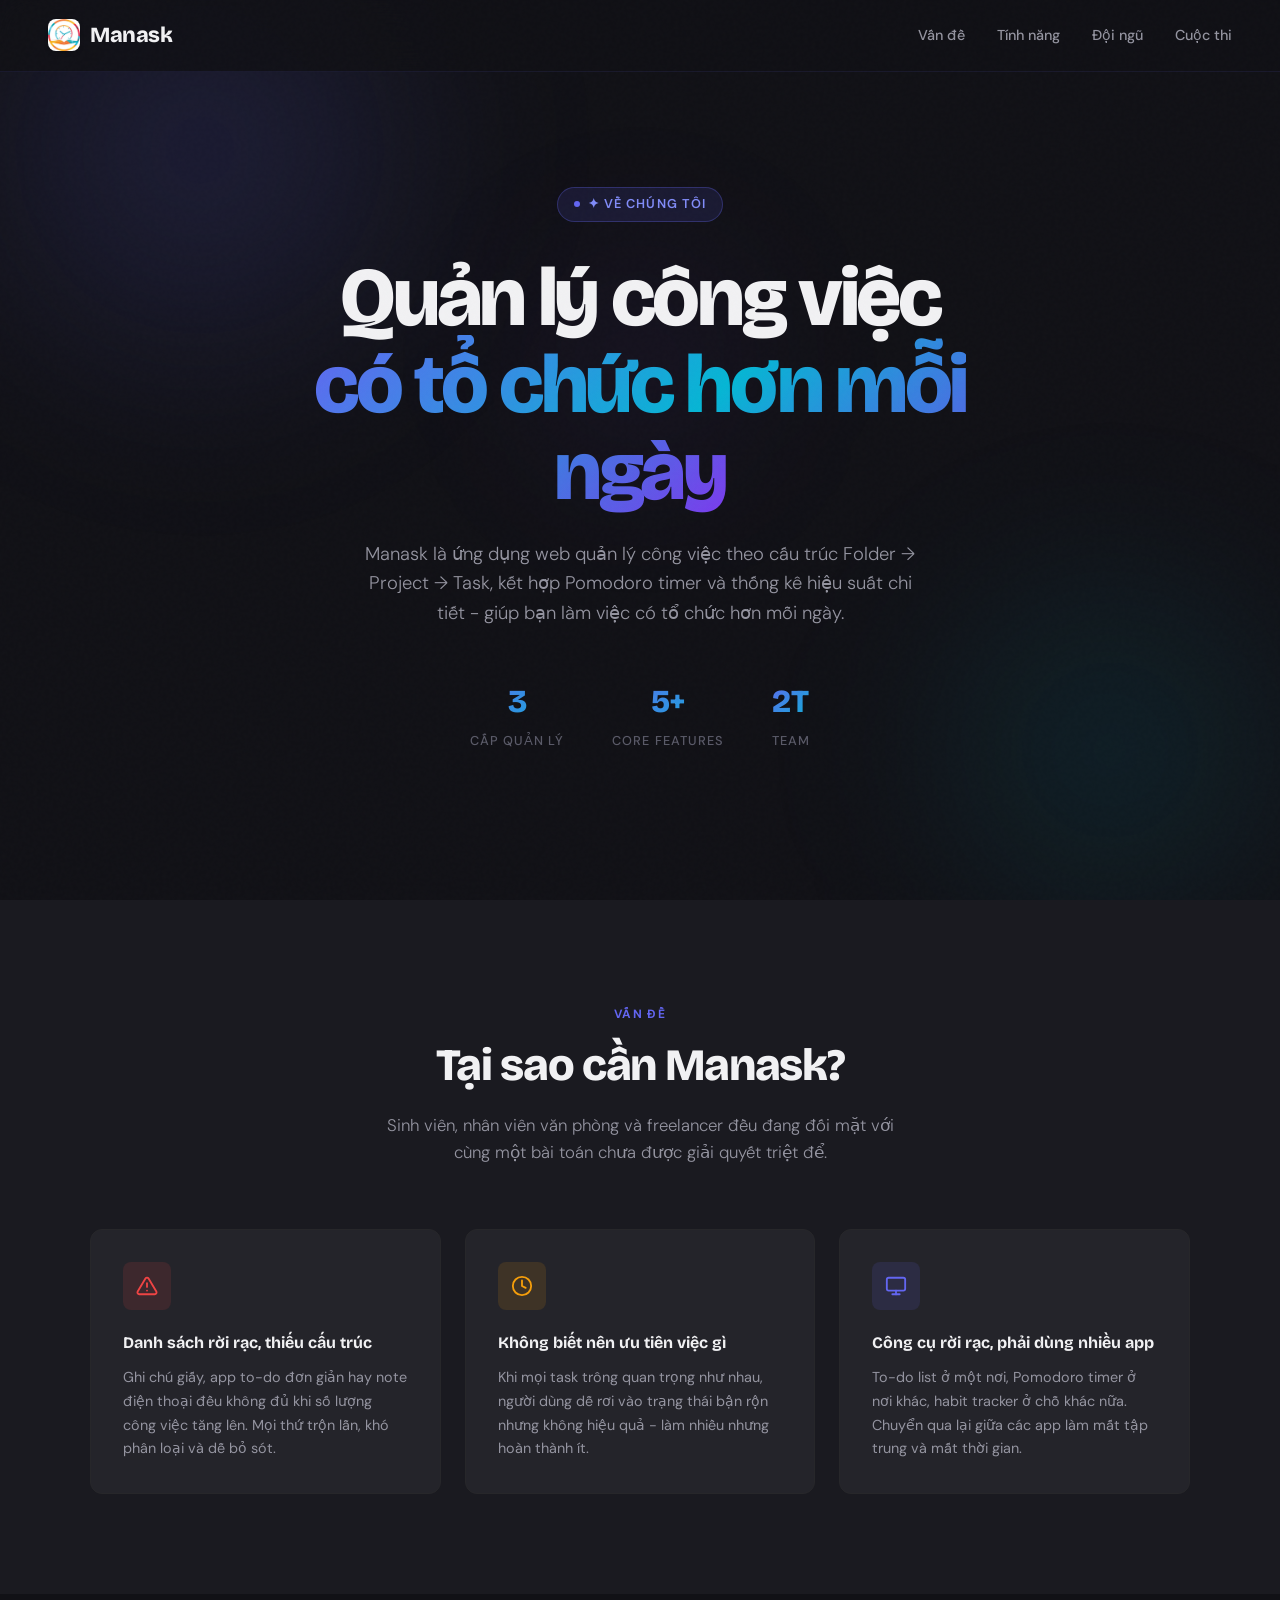
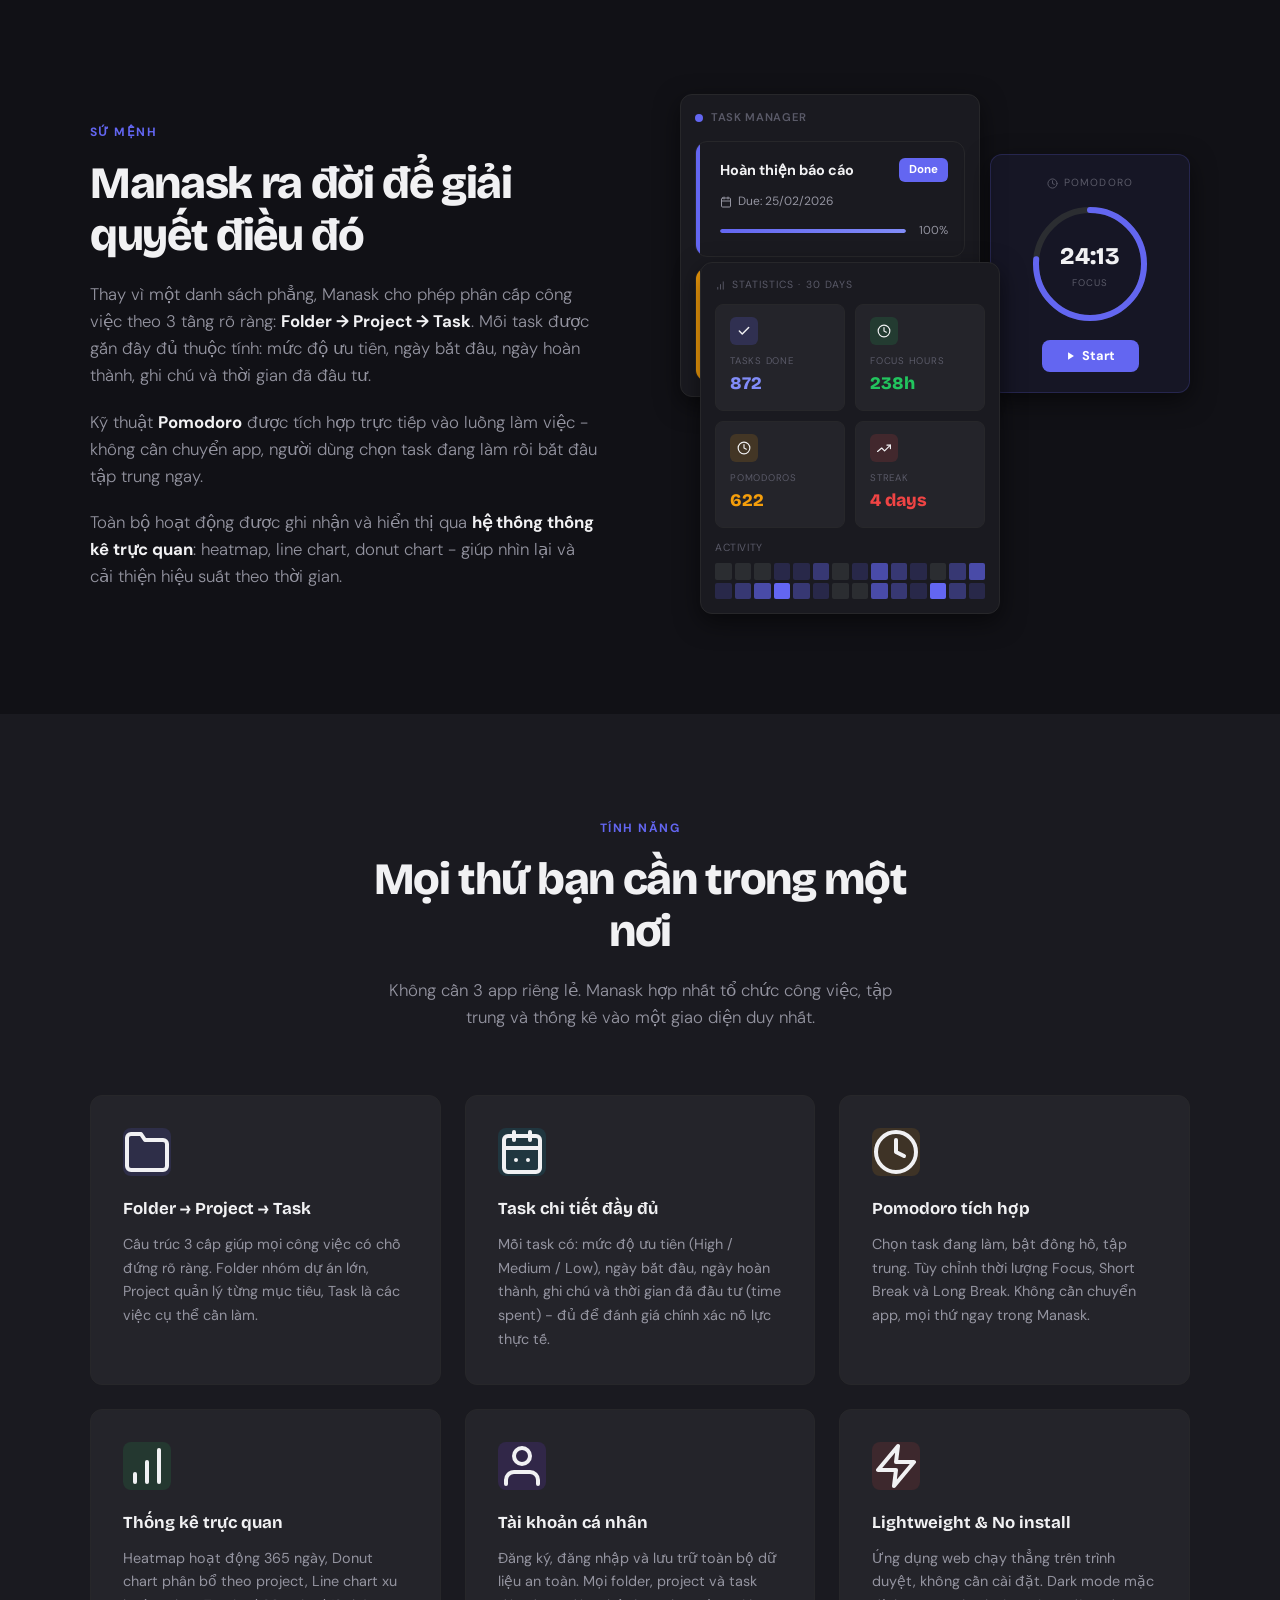
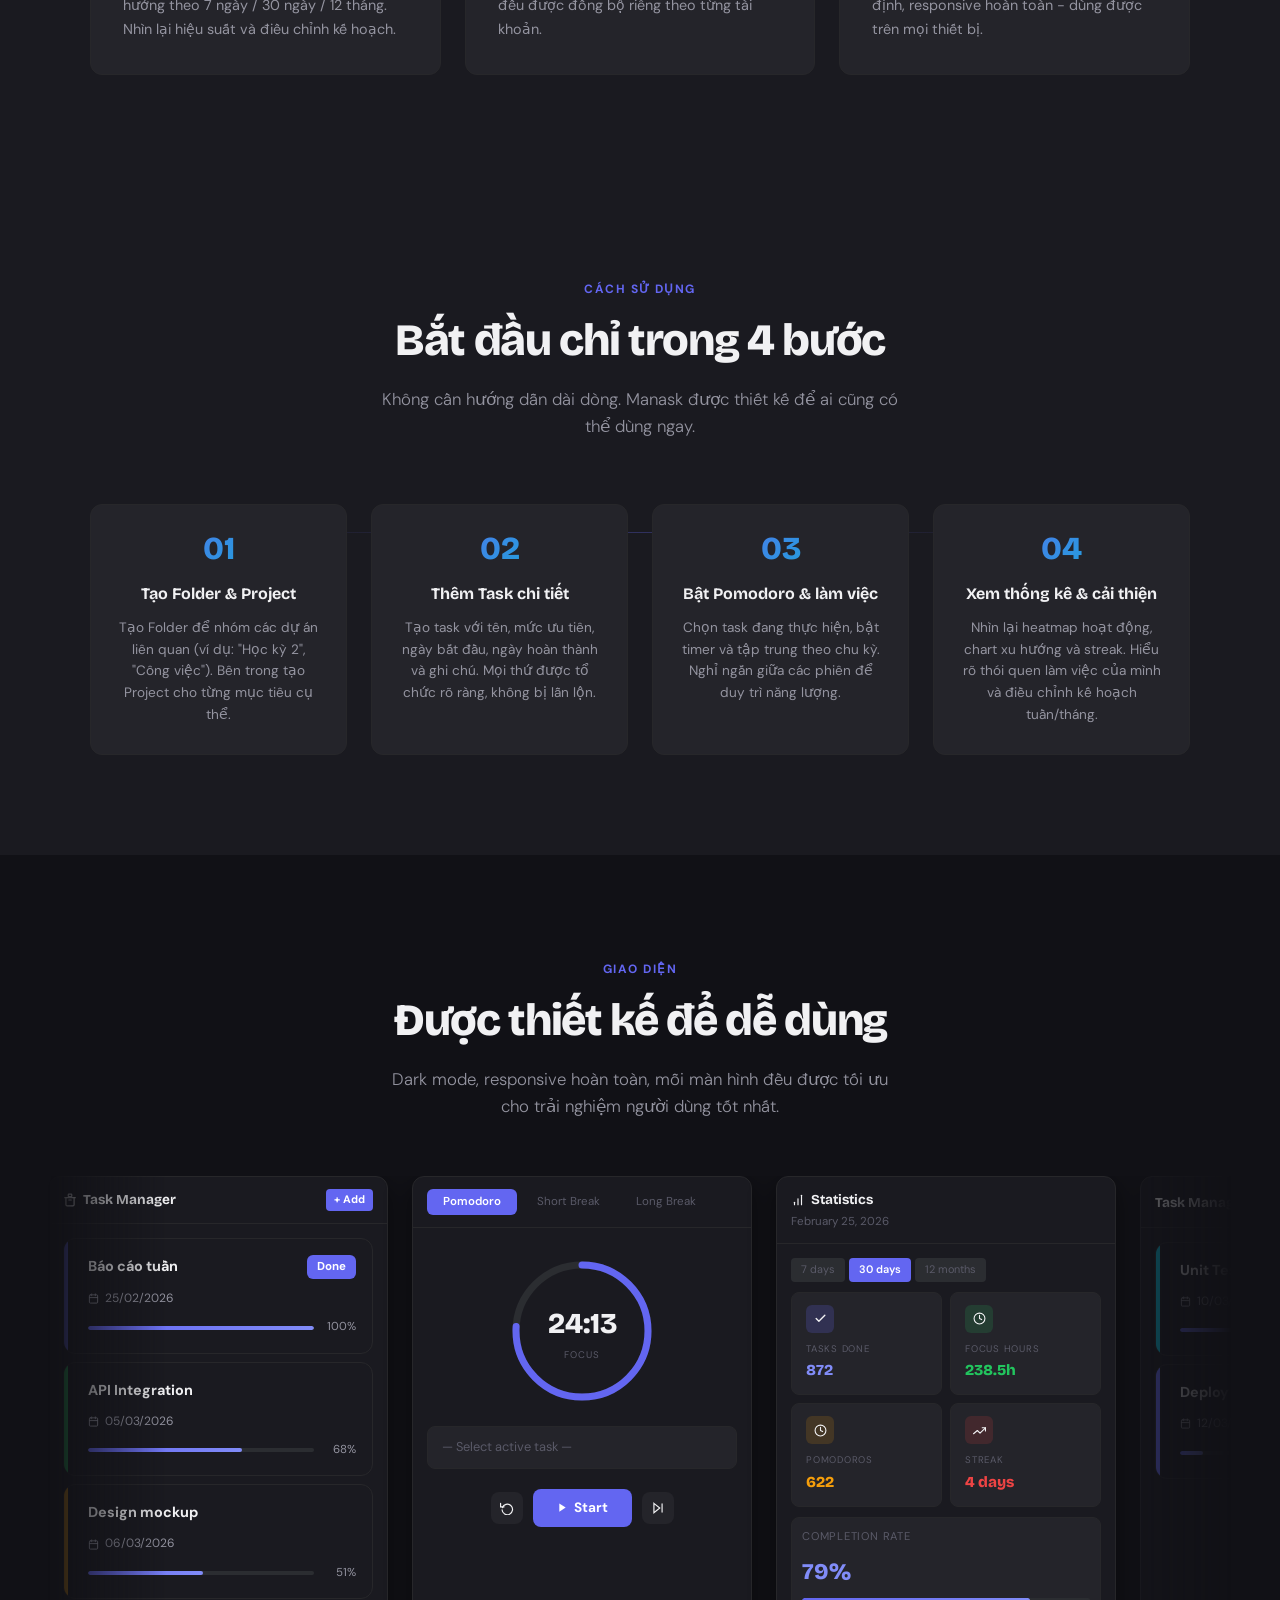
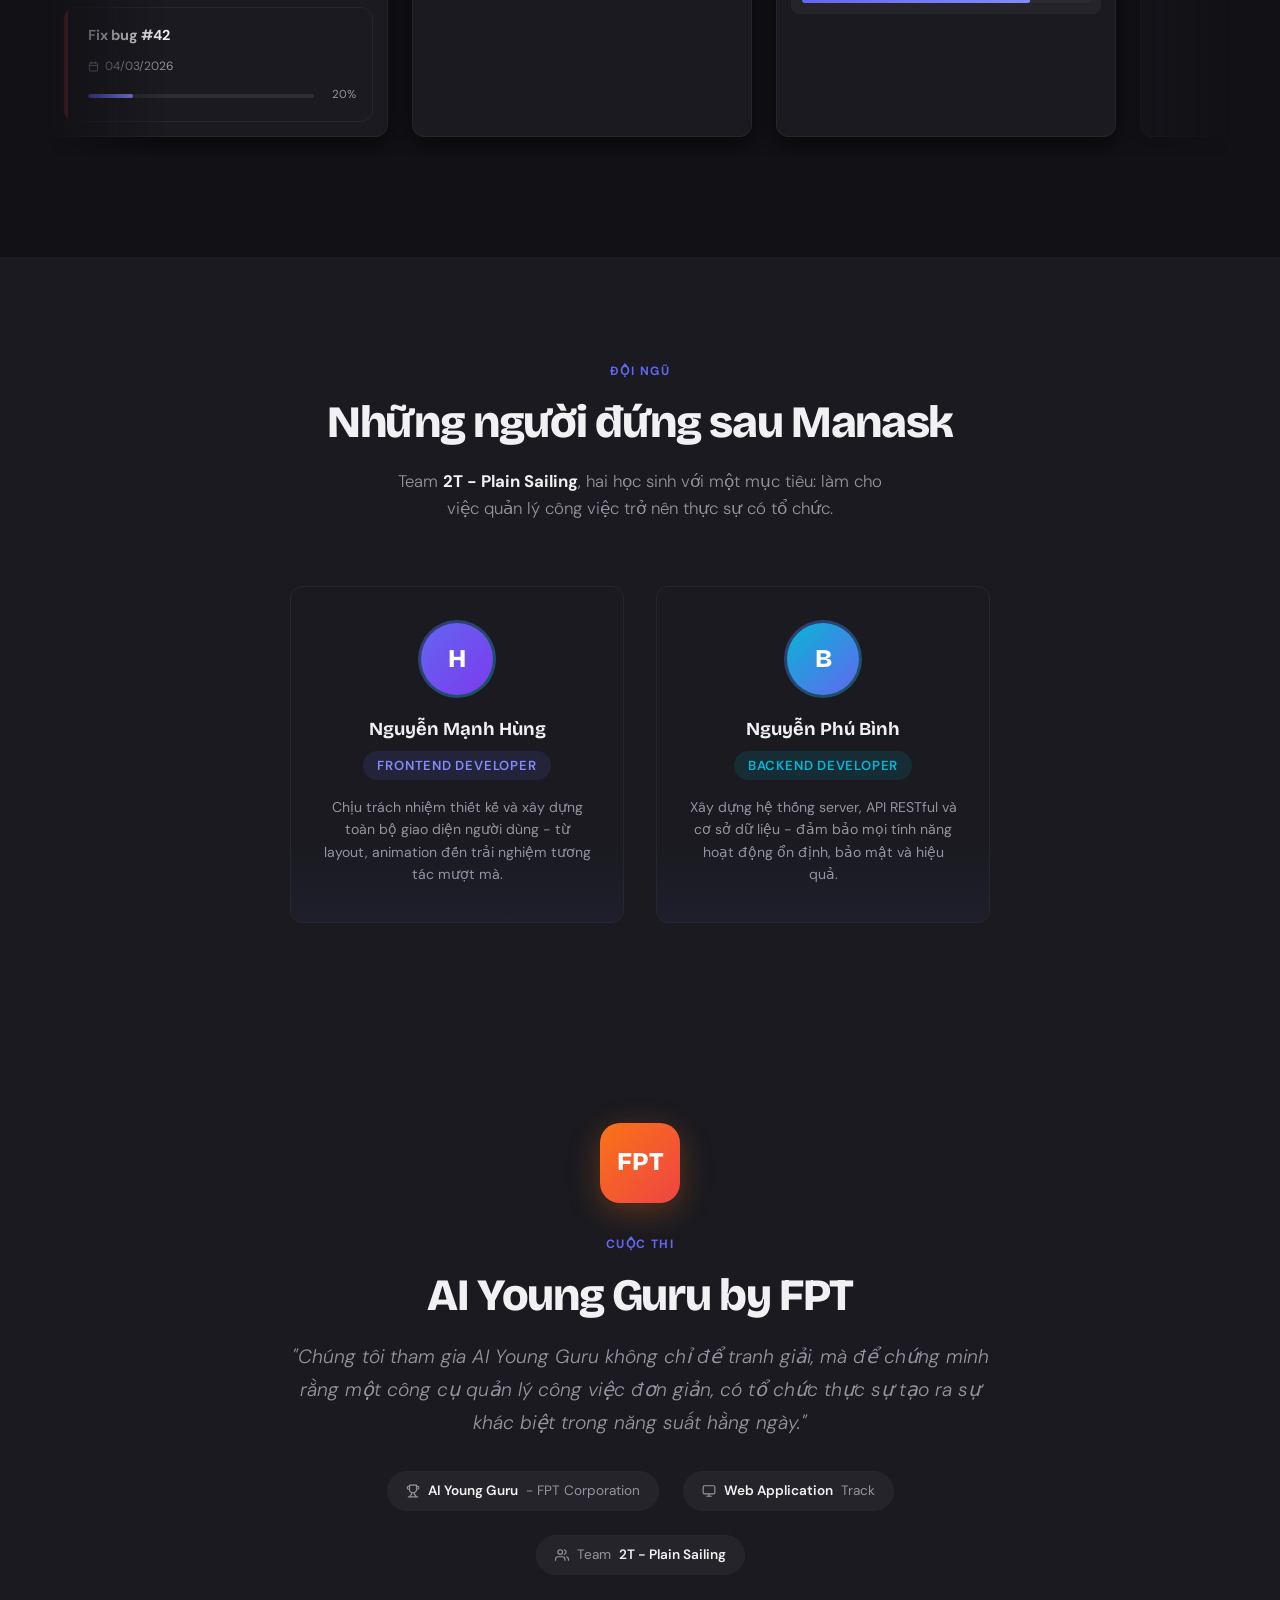
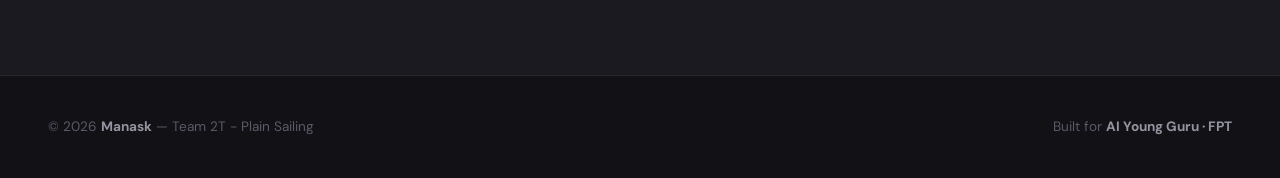
<file: about/about.html>
<!DOCTYPE html>
<html lang="vi">
<head>
  <meta charset="UTF-8" />
  <meta name="viewport" content="width=device-width, initial-scale=1.0" />
  <title>About Us - Manask</title>
  <link rel="icon" href="../logo_web_v2.png" type="image/png">
  <link rel="preconnect" href="https://fonts.googleapis.com" />
  <link rel="preconnect" href="https://fonts.gstatic.com" crossorigin />
  <link href="https://fonts.googleapis.com/css2?family=Bricolage+Grotesque:opsz,wght@12..96,600;12..96,700;12..96,800&family=DM+Sans:ital,opsz,wght@0,9..40,300;0,9..40,400;0,9..40,500;0,9..40,600;1,9..40,300&display=swap" rel="stylesheet" />
  <link rel="stylesheet" href="about.css" />
</head>
<body>

  <!-- NAV -->
  <nav>
    <a href="../index.html" class="nav-logo">
      <img class="logo-web" src="../logo_web.png" alt="Logo" id="profileImage">
      Manask
    </a>
    <div class="nav-right">
      <ul class="nav-links">
        <li><a href="#problem">Vấn đề</a></li>
        <li><a href="#features">Tính năng</a></li>
        <li><a href="#team">Đội ngũ</a></li>
        <li><a href="#competition">Cuộc thi</a></li>
      </ul>
    </div>
  </nav>

  <!-- HERO -->
  <section class="hero">
    <div class="orb orb-1"></div>
    <div class="orb orb-2"></div>
    <div class="orb orb-3"></div>
    <div class="hero-inner">
      <div class="hero-badge">✦ Về chúng tôi</div>
      <h1 class="hero-title">
        Quản lý công việc<br/>
        <span class="gradient-text">có tổ chức hơn mỗi ngày</span>
      </h1>
      <p class="hero-subtitle">
        Manask là ứng dụng web quản lý công việc theo cấu trúc Folder → Project → Task, kết hợp Pomodoro timer và thống kê hiệu suất chi tiết - giúp bạn làm việc có tổ chức hơn mỗi ngày.
      </p>
      <div class="hero-stats">
        <div class="stat-item"><span class="stat-number">3</span><span class="stat-label">Cấp quản lý</span></div>
        <div class="stat-item"><span class="stat-number">5+</span><span class="stat-label">Core Features</span></div>
        <div class="stat-item"><span class="stat-number">2T</span><span class="stat-label">Team</span></div>
      </div>
    </div>
  </section>

  <!-- PROBLEM -->
  <section id="problem" style="background: var(--bg-card);">
    <div style="max-width:1100px; margin:0 auto;">
      <div style="text-align:center; max-width:680px; margin:0 auto 64px;" class="reveal">
        <span class="section-tag">Vấn đề</span>
        <h2 class="section-title">Tại sao cần Manask?</h2>
        <p class="section-desc" style="margin:0 auto;">Sinh viên, nhân viên văn phòng và freelancer đều đang đối mặt với cùng một bài toán chưa được giải quyết triệt để.</p>
      </div>

      <div class="problem-grid">
        <div class="problem-card reveal">
          <div class="problem-icon" style="background: rgba(239,68,68,.12);">
            <svg viewBox="0 0 24 24" fill="none" stroke="#ef4444" stroke-width="2" stroke-linecap="round" stroke-linejoin="round"><path d="M10.29 3.86L1.82 18a2 2 0 0 0 1.71 3h16.94a2 2 0 0 0 1.71-3L13.71 3.86a2 2 0 0 0-3.42 0z"/><line x1="12" y1="9" x2="12" y2="13"/><line x1="12" y1="17" x2="12.01" y2="17"/></svg>
          </div>
          <div class="problem-title">Danh sách rời rạc, thiếu cấu trúc</div>
          <div class="problem-desc">Ghi chú giấy, app to-do đơn giản hay note điện thoại đều không đủ khi số lượng công việc tăng lên. Mọi thứ trộn lẫn, khó phân loại và dễ bỏ sót.</div>
        </div>
        <div class="problem-card reveal" style="transition-delay:.1s">
          <div class="problem-icon" style="background: rgba(245,158,11,.12);">
            <svg viewBox="0 0 24 24" fill="none" stroke="#f59e0b" stroke-width="2" stroke-linecap="round" stroke-linejoin="round"><circle cx="12" cy="12" r="10"/><polyline points="12 6 12 12 16 14"/></svg>
          </div>
          <div class="problem-title">Không biết nên ưu tiên việc gì</div>
          <div class="problem-desc">Khi mọi task trông quan trọng như nhau, người dùng dễ rơi vào trạng thái bận rộn nhưng không hiệu quả - làm nhiều nhưng hoàn thành ít.</div>
        </div>
        <div class="problem-card reveal" style="transition-delay:.2s">
          <div class="problem-icon" style="background: rgba(99,102,241,.12);">
            <svg viewBox="0 0 24 24" fill="none" stroke="#6366f1" stroke-width="2" stroke-linecap="round" stroke-linejoin="round"><rect x="2" y="3" width="20" height="14" rx="2"/><line x1="8" y1="21" x2="16" y2="21"/><line x1="12" y1="17" x2="12" y2="21"/></svg>
          </div>
          <div class="problem-title">Công cụ rời rạc, phải dùng nhiều app</div>
          <div class="problem-desc">To-do list ở một nơi, Pomodoro timer ở nơi khác, habit tracker ở chỗ khác nữa. Chuyển qua lại giữa các app làm mất tập trung và mất thời gian.</div>
        </div>
      </div>
    </div>
  </section>

  <!-- MISSION -->
  <section id="mission">
    <div class="mission-grid">
      <div class="mission-content reveal">
        <span class="section-tag">Sứ mệnh</span>
        <h2 class="section-title">Manask ra đời để giải quyết điều đó</h2>
        <p class="section-desc" style="margin-bottom:20px;">
          Thay vì một danh sách phẳng, Manask cho phép phân cấp công việc theo 3 tầng rõ ràng: <strong style="color:var(--text-primary)">Folder → Project → Task</strong>. Mỗi task được gắn đầy đủ thuộc tính: mức độ ưu tiên, ngày bắt đầu, ngày hoàn thành, ghi chú và thời gian đã đầu tư.
        </p>
        <p class="section-desc" style="margin-bottom:20px;">
          Kỹ thuật <strong style="color:var(--text-primary)">Pomodoro</strong> được tích hợp trực tiếp vào luồng làm việc - không cần chuyển app, người dùng chọn task đang làm rồi bắt đầu tập trung ngay.
        </p>
        <p class="section-desc">
          Toàn bộ hoạt động được ghi nhận và hiển thị qua <strong style="color:var(--text-primary)">hệ thống thống kê trực quan</strong>: heatmap, line chart, donut chart - giúp nhìn lại và cải thiện hiệu suất theo thời gian.
        </p>
      </div>

      <div class="mission-visual reveal" style="transition-delay:.15s">
        <div class="mission-card-stack">
          <!-- Task cards -->
          <div class="mock-card mock-card-1" style="padding:14px;display:flex;flex-direction:column;gap:10px;">
            <div style="display:flex;align-items:center;gap:8px;margin-bottom:4px;">
              <div style="width:8px;height:8px;border-radius:50%;background:var(--accent-primary);"></div>
              <span style="font-size:.7rem;color:var(--text-tertiary);font-weight:600;letter-spacing:.06em;text-transform:uppercase;">Task Manager</span>
            </div>
            <div class="real-task-card c-indigo" style="animation:floatA 6s ease-in-out infinite;">
              <div class="task-card-header"><span class="task-card-name">Hoàn thiện báo cáo</span><span class="task-badge-done">Done</span></div>
              <div class="task-due"><svg viewBox="0 0 24 24" fill="none" stroke="currentColor" stroke-width="2" stroke-linecap="round" stroke-linejoin="round" style="width:12px;height:12px;flex-shrink:0;"><rect x="3" y="4" width="18" height="18" rx="2"/><line x1="16" y1="2" x2="16" y2="6"/><line x1="8" y1="2" x2="8" y2="6"/><line x1="3" y1="10" x2="21" y2="10"/></svg> Due: 25/02/2026</div>
              <div class="task-progress-wrap"><div class="task-progress-bar-bg"><div class="task-progress-fill" style="width:100%"></div></div><span class="task-progress-pct">100%</span></div>
            </div>
            <div class="real-task-card c-amber" style="animation:floatB 7s ease-in-out infinite;">
              <div class="task-card-header"><span class="task-card-name">Design UI mockup</span></div>
              <div class="task-due"><svg viewBox="0 0 24 24" fill="none" stroke="currentColor" stroke-width="2" stroke-linecap="round" stroke-linejoin="round" style="width:12px;height:12px;flex-shrink:0;"><rect x="3" y="4" width="18" height="18" rx="2"/><line x1="16" y1="2" x2="16" y2="6"/><line x1="8" y1="2" x2="8" y2="6"/><line x1="3" y1="10" x2="21" y2="10"/></svg> Due: 06/03/2026</div>
              <div class="task-progress-wrap"><div class="task-progress-bar-bg"><div class="task-progress-fill" style="width:51%"></div></div><span class="task-progress-pct">51%</span></div>
            </div>
          </div>
          <!-- Pomodoro -->
          <div class="mock-card mock-card-2" style="padding:20px;text-align:center;animation:floatC 8s ease-in-out infinite;">
            <div style="display:flex;align-items:center;justify-content:center;gap:6px;font-size:.65rem;color:var(--text-tertiary);letter-spacing:.1em;text-transform:uppercase;margin-bottom:12px;">
              <svg viewBox="0 0 24 24" fill="none" stroke="currentColor" stroke-width="2" stroke-linecap="round" stroke-linejoin="round" style="width:11px;height:11px;"><circle cx="12" cy="12" r="10"/><polyline points="12 6 12 12 16 14"/></svg>
              Pomodoro
            </div>
            <div class="pomo-circle-wrap">
              <div class="pomo-circle">
                <svg width="120" height="120" viewBox="0 0 120 120">
                  <circle class="pomo-circle-track" cx="60" cy="60" r="54"/>
                  <circle class="pomo-circle-fill" cx="60" cy="60" r="54"/>
                </svg>
                <div class="pomo-time"><span class="pomo-time-num">24:13</span><span class="pomo-time-label">Focus</span></div>
              </div>
              <div style="background:var(--accent-primary);color:#fff;font-size:.8rem;font-weight:700;padding:6px 24px;border-radius:8px;display:inline-flex;align-items:center;gap:6px;">
                <svg viewBox="0 0 24 24" fill="currentColor" style="width:10px;height:10px;"><polygon points="5 3 19 12 5 21 5 3"/></svg>
                Start
              </div>
            </div>
          </div>
          <!-- Statistics mini -->
          <div class="mock-card mock-card-3" style="padding:14px;animation:floatA 9s ease-in-out infinite;">
            <div style="display:flex;align-items:center;gap:6px;font-size:.65rem;color:var(--text-tertiary);letter-spacing:.1em;text-transform:uppercase;margin-bottom:10px;">
              <svg viewBox="0 0 24 24" fill="none" stroke="currentColor" stroke-width="2" stroke-linecap="round" style="width:11px;height:11px;"><line x1="18" y1="20" x2="18" y2="4"/><line x1="12" y1="20" x2="12" y2="10"/><line x1="6" y1="20" x2="6" y2="16"/></svg>
              Statistics · 30 days
            </div>
            <div class="stat-cards-row">
              <div class="stat-mini-card"><div class="stat-mini-icon si-indigo"><svg viewBox="0 0 24 24" fill="none" stroke="currentColor" stroke-width="2.5" stroke-linecap="round" stroke-linejoin="round" style="width:14px;height:14px;"><polyline points="20 6 9 17 4 12"/></svg></div><div class="stat-mini-label">Tasks Done</div><div class="stat-mini-val sval-indigo">872</div></div>
              <div class="stat-mini-card"><div class="stat-mini-icon si-green"><svg viewBox="0 0 24 24" fill="none" stroke="currentColor" stroke-width="2" stroke-linecap="round" stroke-linejoin="round" style="width:14px;height:14px;"><circle cx="12" cy="12" r="10"/><polyline points="12 6 12 12 16 14"/></svg></div><div class="stat-mini-label">Focus Hours</div><div class="stat-mini-val sval-green">238h</div></div>
              <div class="stat-mini-card"><div class="stat-mini-icon si-amber"><svg viewBox="0 0 24 24" fill="none" stroke="currentColor" stroke-width="2" stroke-linecap="round" stroke-linejoin="round" style="width:14px;height:14px;"><circle cx="12" cy="12" r="10"/><polyline points="12 6 12 12 16 14"/></svg></div><div class="stat-mini-label">Pomodoros</div><div class="stat-mini-val sval-amber">622</div></div>
              <div class="stat-mini-card"><div class="stat-mini-icon si-red"><svg viewBox="0 0 24 24" fill="none" stroke="currentColor" stroke-width="2" stroke-linecap="round" stroke-linejoin="round" style="width:14px;height:14px;"><polyline points="23 7 13 17 8 12 1 18"/><polyline points="17 7 23 7 23 13"/></svg></div><div class="stat-mini-label">Streak</div><div class="stat-mini-val sval-red">4 days</div></div>
            </div>
            <div style="font-size:.65rem;color:var(--text-tertiary);margin-bottom:6px;letter-spacing:.06em;text-transform:uppercase;">Activity</div>
            <div class="heatmap-mini" id="heatmapMini"></div>
          </div>
        </div>
      </div>
    </div>
  </section>

  <!-- FEATURES -->
  <section class="features-section" id="features">
    <div class="features-header reveal">
      <span class="section-tag">Tính năng</span>
      <h2 class="section-title">Mọi thứ bạn cần trong một nơi</h2>
      <p class="section-desc" style="margin:0 auto;">Không cần 3 app riêng lẻ. Manask hợp nhất tổ chức công việc, tập trung và thống kê vào một giao diện duy nhất.</p>
    </div>
    <div class="features-grid">

      <div class="feature-card indigo reveal">
        <div class="feature-icon icon-indigo">
          <svg viewBox="0 0 24 24" fill="none" stroke="currentColor" stroke-width="2" stroke-linecap="round" stroke-linejoin="round"><path d="M22 19a2 2 0 0 1-2 2H4a2 2 0 0 1-2-2V5a2 2 0 0 1 2-2h5l2 3h9a2 2 0 0 1 2 2z"/></svg>
        </div>
        <div class="feature-title">Folder → Project → Task</div>
        <div class="feature-desc">Cấu trúc 3 cấp giúp mọi công việc có chỗ đứng rõ ràng. Folder nhóm dự án lớn, Project quản lý từng mục tiêu, Task là các việc cụ thể cần làm.</div>
      </div>

      <div class="feature-card cyan reveal" style="transition-delay:.1s">
        <div class="feature-icon icon-cyan">
          <svg viewBox="0 0 24 24" fill="none" stroke="currentColor" stroke-width="2" stroke-linecap="round" stroke-linejoin="round"><rect x="3" y="4" width="18" height="18" rx="2"/><line x1="16" y1="2" x2="16" y2="6"/><line x1="8" y1="2" x2="8" y2="6"/><line x1="3" y1="10" x2="21" y2="10"/><line x1="9" y1="16" x2="9.01" y2="16"/><line x1="15" y1="16" x2="15.01" y2="16"/></svg>
        </div>
        <div class="feature-title">Task chi tiết đầy đủ</div>
        <div class="feature-desc">Mỗi task có: mức độ ưu tiên (High / Medium / Low), ngày bắt đầu, ngày hoàn thành, ghi chú và thời gian đã đầu tư (time spent) - đủ để đánh giá chính xác nỗ lực thực tế.</div>
      </div>

      <div class="feature-card amber reveal" style="transition-delay:.2s">
        <div class="feature-icon icon-amber">
          <svg viewBox="0 0 24 24" fill="none" stroke="currentColor" stroke-width="2" stroke-linecap="round" stroke-linejoin="round"><circle cx="12" cy="12" r="10"/><polyline points="12 6 12 12 16 14"/></svg>
        </div>
        <div class="feature-title">Pomodoro tích hợp</div>
        <div class="feature-desc">Chọn task đang làm, bật đồng hồ, tập trung. Tùy chỉnh thời lượng Focus, Short Break và Long Break. Không cần chuyển app, mọi thứ ngay trong Manask.</div>
      </div>

      <div class="feature-card green reveal" style="transition-delay:.1s">
        <div class="feature-icon icon-green">
          <svg viewBox="0 0 24 24" fill="none" stroke="currentColor" stroke-width="2" stroke-linecap="round" stroke-linejoin="round"><line x1="18" y1="20" x2="18" y2="4"/><line x1="12" y1="20" x2="12" y2="10"/><line x1="6" y1="20" x2="6" y2="16"/></svg>
        </div>
        <div class="feature-title">Thống kê trực quan</div>
        <div class="feature-desc">Heatmap hoạt động 365 ngày, Donut chart phân bổ theo project, Line chart xu hướng theo 7 ngày / 30 ngày / 12 tháng. Nhìn lại hiệu suất và điều chỉnh kế hoạch.</div>
      </div>

      <div class="feature-card violet reveal" style="transition-delay:.2s">
        <div class="feature-icon icon-violet">
          <svg viewBox="0 0 24 24" fill="none" stroke="currentColor" stroke-width="2" stroke-linecap="round" stroke-linejoin="round"><path d="M20 21v-2a4 4 0 0 0-4-4H8a4 4 0 0 0-4 4v2"/><circle cx="12" cy="7" r="4"/></svg>
        </div>
        <div class="feature-title">Tài khoản cá nhân</div>
        <div class="feature-desc">Đăng ký, đăng nhập và lưu trữ toàn bộ dữ liệu an toàn. Mọi folder, project và task đều được đồng bộ riêng theo từng tài khoản.</div>
      </div>

      <div class="feature-card red reveal" style="transition-delay:.3s">
        <div class="feature-icon icon-red">
          <svg viewBox="0 0 24 24" fill="none" stroke="currentColor" stroke-width="2" stroke-linecap="round" stroke-linejoin="round"><polygon points="13 2 3 14 12 14 11 22 21 10 12 10 13 2"/></svg>
        </div>
        <div class="feature-title">Lightweight &amp; No install</div>
        <div class="feature-desc">Ứng dụng web chạy thẳng trên trình duyệt, không cần cài đặt. Dark mode mặc định, responsive hoàn toàn - dùng được trên mọi thiết bị.</div>
      </div>

    </div>
  </section>

  <!-- HOW IT WORKS -->
  <section id="how" style="background: var(--bg-card);">
    <div style="max-width:1100px; margin:0 auto;">
      <div style="text-align:center; max-width:680px; margin:0 auto 64px;" class="reveal">
        <span class="section-tag">Cách sử dụng</span>
        <h2 class="section-title">Bắt đầu chỉ trong 4 bước</h2>
        <p class="section-desc" style="margin:0 auto;">Không cần hướng dẫn dài dòng. Manask được thiết kế để ai cũng có thể dùng ngay.</p>
      </div>
      <div class="steps-grid">
        <div class="step-card reveal">
          <div class="step-num">01</div>
          <div class="step-title">Tạo Folder & Project</div>
          <div class="step-desc">Tạo Folder để nhóm các dự án liên quan (ví dụ: "Học kỳ 2", "Công việc"). Bên trong tạo Project cho từng mục tiêu cụ thể.</div>
        </div>
        <div class="step-card reveal" style="transition-delay:.1s">
          <div class="step-num">02</div>
          <div class="step-title">Thêm Task chi tiết</div>
          <div class="step-desc">Tạo task với tên, mức ưu tiên, ngày bắt đầu, ngày hoàn thành và ghi chú. Mọi thứ được tổ chức rõ ràng, không bị lẫn lộn.</div>
        </div>
        <div class="step-card reveal" style="transition-delay:.2s">
          <div class="step-num">03</div>
          <div class="step-title">Bật Pomodoro & làm việc</div>
          <div class="step-desc">Chọn task đang thực hiện, bật timer và tập trung theo chu kỳ. Nghỉ ngắn giữa các phiên để duy trì năng lượng.</div>
        </div>
        <div class="step-card reveal" style="transition-delay:.3s">
          <div class="step-num">04</div>
          <div class="step-title">Xem thống kê & cải thiện</div>
          <div class="step-desc">Nhìn lại heatmap hoạt động, chart xu hướng và streak. Hiểu rõ thói quen làm việc của mình và điều chỉnh kế hoạch tuần/tháng.</div>
        </div>
      </div>
    </div>
  </section>

  <!-- SCREENSHOTS MARQUEE -->
  <section style="background:var(--bg-base);overflow:hidden;">
    <div style="text-align:center;max-width:700px;margin:0 auto 56px;" class="reveal">
      <span class="section-tag">Giao diện</span>
      <h2 class="section-title">Được thiết kế để dễ dùng</h2>
      <p class="section-desc" style="margin:0 auto;">Dark mode, responsive hoàn toàn, mỗi màn hình đều được tối ưu cho trải nghiệm người dùng tốt nhất.</p>
    </div>
    <div class="screens-marquee-wrap">
      <div class="screens-marquee">
        <!-- Task Manager -->
        <div class="screen-preview">
          <div style="padding:12px 14px;border-bottom:1px solid var(--border-color);display:flex;align-items:center;justify-content:space-between;">
            <span style="font-family:var(--font-display);font-weight:700;font-size:.85rem;display:flex;align-items:center;gap:6px;">
              <svg viewBox="0 0 24 24" fill="none" stroke="currentColor" stroke-width="2" stroke-linecap="round" stroke-linejoin="round" style="width:14px;height:14px;"><rect x="9" y="2" width="6" height="4" rx="1"/><path d="M3 8h18M5 8v12a2 2 0 0 0 2 2h10a2 2 0 0 0 2-2V8"/><line x1="10" y1="12" x2="14" y2="12"/></svg>
              Task Manager
            </span>
            <span style="background:var(--accent-primary);color:#fff;font-size:.68rem;font-weight:700;padding:2px 8px;border-radius:4px;">+ Add</span>
          </div>
          <div style="padding:14px;display:flex;flex-direction:column;gap:8px;">
            <div class="real-task-card c-indigo"><div class="task-card-header"><span class="task-card-name">Báo cáo tuần</span><span class="task-badge-done">Done</span></div><div class="task-due"><svg viewBox="0 0 24 24" fill="none" stroke="currentColor" stroke-width="2" stroke-linecap="round" stroke-linejoin="round" style="width:11px;height:11px;flex-shrink:0;"><rect x="3" y="4" width="18" height="18" rx="2"/><line x1="16" y1="2" x2="16" y2="6"/><line x1="8" y1="2" x2="8" y2="6"/><line x1="3" y1="10" x2="21" y2="10"/></svg> 25/02/2026</div><div class="task-progress-wrap"><div class="task-progress-bar-bg"><div class="task-progress-fill" style="width:100%"></div></div><span class="task-progress-pct">100%</span></div></div>
            <div class="real-task-card c-green"><div class="task-card-header"><span class="task-card-name">API Integration</span></div><div class="task-due"><svg viewBox="0 0 24 24" fill="none" stroke="currentColor" stroke-width="2" stroke-linecap="round" stroke-linejoin="round" style="width:11px;height:11px;flex-shrink:0;"><rect x="3" y="4" width="18" height="18" rx="2"/><line x1="16" y1="2" x2="16" y2="6"/><line x1="8" y1="2" x2="8" y2="6"/><line x1="3" y1="10" x2="21" y2="10"/></svg> 05/03/2026</div><div class="task-progress-wrap"><div class="task-progress-bar-bg"><div class="task-progress-fill" style="width:68%"></div></div><span class="task-progress-pct">68%</span></div></div>
            <div class="real-task-card c-amber"><div class="task-card-header"><span class="task-card-name">Design mockup</span></div><div class="task-due"><svg viewBox="0 0 24 24" fill="none" stroke="currentColor" stroke-width="2" stroke-linecap="round" stroke-linejoin="round" style="width:11px;height:11px;flex-shrink:0;"><rect x="3" y="4" width="18" height="18" rx="2"/><line x1="16" y1="2" x2="16" y2="6"/><line x1="8" y1="2" x2="8" y2="6"/><line x1="3" y1="10" x2="21" y2="10"/></svg> 06/03/2026</div><div class="task-progress-wrap"><div class="task-progress-bar-bg"><div class="task-progress-fill" style="width:51%"></div></div><span class="task-progress-pct">51%</span></div></div>
            <div class="real-task-card c-red"><div class="task-card-header"><span class="task-card-name">Fix bug #42</span></div><div class="task-due"><svg viewBox="0 0 24 24" fill="none" stroke="currentColor" stroke-width="2" stroke-linecap="round" stroke-linejoin="round" style="width:11px;height:11px;flex-shrink:0;"><rect x="3" y="4" width="18" height="18" rx="2"/><line x1="16" y1="2" x2="16" y2="6"/><line x1="8" y1="2" x2="8" y2="6"/><line x1="3" y1="10" x2="21" y2="10"/></svg> 04/03/2026</div><div class="task-progress-wrap"><div class="task-progress-bar-bg"><div class="task-progress-fill" style="width:20%"></div></div><span class="task-progress-pct">20%</span></div></div>
          </div>
        </div>
        <!-- Pomodoro -->
        <div class="screen-preview">
          <div style="padding:12px 14px;border-bottom:1px solid var(--border-color);">
            <div style="display:flex;gap:4px;">
              <span style="background:var(--accent-primary);color:#fff;font-size:.72rem;font-weight:600;padding:4px 16px;border-radius:6px;">Pomodoro</span>
              <span style="color:var(--text-tertiary);font-size:.72rem;padding:4px 16px;">Short Break</span>
              <span style="color:var(--text-tertiary);font-size:.72rem;padding:4px 16px;">Long Break</span>
            </div>
          </div>
          <div style="padding:28px 14px;display:flex;flex-direction:column;align-items:center;gap:20px;">
            <div class="pomo-circle" style="width:150px;height:150px;">
              <svg width="150" height="150" viewBox="0 0 150 150">
                <circle class="pomo-circle-track" cx="75" cy="75" r="66" style="stroke-width:7"/>
                <circle class="pomo-circle-fill" cx="75" cy="75" r="66" style="stroke-width:7;stroke-dasharray:415;stroke-dashoffset:100;"/>
              </svg>
              <div class="pomo-time"><span class="pomo-time-num" style="font-size:1.8rem;">24:13</span><span class="pomo-time-label">FOCUS</span></div>
            </div>
            <div style="background:var(--bg-tertiary);border:1px solid var(--border-color);border-radius:var(--radius-md);padding:10px 14px;width:100%;font-size:.8rem;color:var(--text-tertiary);">— Select active task —</div>
            <div style="display:flex;gap:10px;align-items:center;">
              <div style="width:32px;height:32px;border-radius:8px;background:var(--bg-tertiary);display:flex;align-items:center;justify-content:center;"><svg viewBox="0 0 24 24" fill="none" stroke="currentColor" stroke-width="2" stroke-linecap="round" style="width:14px;height:14px;"><polyline points="1 4 1 10 7 10"/><path d="M3.51 15a9 9 0 1 0 .49-3.5"/></svg></div>
              <div style="background:var(--accent-primary);color:#fff;font-size:.85rem;font-weight:700;padding:8px 24px;border-radius:8px;display:flex;align-items:center;gap:6px;"><svg viewBox="0 0 24 24" fill="currentColor" style="width:11px;height:11px;"><polygon points="5 3 19 12 5 21 5 3"/></svg> Start</div>
              <div style="width:32px;height:32px;border-radius:8px;background:var(--bg-tertiary);display:flex;align-items:center;justify-content:center;"><svg viewBox="0 0 24 24" fill="none" stroke="currentColor" stroke-width="2" stroke-linecap="round" style="width:14px;height:14px;"><polygon points="5 4 15 12 5 20 5 4"/><line x1="19" y1="5" x2="19" y2="19"/></svg></div>
            </div>
          </div>
        </div>
        <!-- Statistics -->
        <div class="screen-preview">
          <div style="padding:12px 14px;border-bottom:1px solid var(--border-color);">
            <span style="font-family:var(--font-display);font-weight:700;font-size:.85rem;display:flex;align-items:center;gap:6px;"><svg viewBox="0 0 24 24" fill="none" stroke="currentColor" stroke-width="2" stroke-linecap="round" style="width:14px;height:14px;"><line x1="18" y1="20" x2="18" y2="4"/><line x1="12" y1="20" x2="12" y2="10"/><line x1="6" y1="20" x2="6" y2="16"/></svg> Statistics</span>
            <div style="font-size:.72rem;color:var(--text-tertiary);margin-top:2px;">February 25, 2026</div>
          </div>
          <div style="padding:14px;display:flex;flex-direction:column;gap:10px;">
            <div style="display:flex;gap:4px;">
              <span style="background:var(--bg-hover);color:var(--text-tertiary);font-size:.68rem;padding:3px 10px;border-radius:4px;">7 days</span>
              <span style="background:var(--accent-primary);color:#fff;font-size:.68rem;font-weight:600;padding:3px 10px;border-radius:4px;">30 days</span>
              <span style="background:var(--bg-hover);color:var(--text-tertiary);font-size:.68rem;padding:3px 10px;border-radius:4px;">12 months</span>
            </div>
            <div style="display:grid;grid-template-columns:1fr 1fr;gap:8px;">
              <div class="stat-mini-card"><div class="stat-mini-icon si-indigo"><svg viewBox="0 0 24 24" fill="none" stroke="currentColor" stroke-width="2.5" stroke-linecap="round" stroke-linejoin="round" style="width:13px;height:13px;"><polyline points="20 6 9 17 4 12"/></svg></div><div class="stat-mini-label">Tasks Done</div><div class="stat-mini-val sval-indigo" style="font-size:.95rem;">872</div></div>
              <div class="stat-mini-card"><div class="stat-mini-icon si-green"><svg viewBox="0 0 24 24" fill="none" stroke="currentColor" stroke-width="2" stroke-linecap="round" stroke-linejoin="round" style="width:13px;height:13px;"><circle cx="12" cy="12" r="10"/><polyline points="12 6 12 12 16 14"/></svg></div><div class="stat-mini-label">Focus Hours</div><div class="stat-mini-val sval-green" style="font-size:.95rem;">238.5h</div></div>
              <div class="stat-mini-card"><div class="stat-mini-icon si-amber"><svg viewBox="0 0 24 24" fill="none" stroke="currentColor" stroke-width="2" stroke-linecap="round" stroke-linejoin="round" style="width:13px;height:13px;"><circle cx="12" cy="12" r="10"/><polyline points="12 6 12 12 16 14"/></svg></div><div class="stat-mini-label">Pomodoros</div><div class="stat-mini-val sval-amber" style="font-size:.95rem;">622</div></div>
              <div class="stat-mini-card"><div class="stat-mini-icon si-red"><svg viewBox="0 0 24 24" fill="none" stroke="currentColor" stroke-width="2" stroke-linecap="round" stroke-linejoin="round" style="width:13px;height:13px;"><polyline points="23 7 13 17 8 12 1 18"/><polyline points="17 7 23 7 23 13"/></svg></div><div class="stat-mini-label">Streak</div><div class="stat-mini-val sval-red" style="font-size:.95rem;">4 days</div></div>
            </div>
            <div style="background:var(--bg-tertiary);border:1px solid var(--border-color);border-radius:var(--radius-md);padding:10px;">
              <div style="font-size:.7rem;color:var(--text-tertiary);margin-bottom:8px;text-transform:uppercase;letter-spacing:.07em;">Completion Rate</div>
              <div style="font-family:var(--font-display);font-size:1.4rem;font-weight:800;color:#818cf8;margin-bottom:8px;">79%</div>
              <div style="height:5px;background:var(--bg-hover);border-radius:3px;overflow:hidden;"><div style="width:79%;height:100%;background:linear-gradient(90deg,var(--accent-primary),#818cf8);border-radius:3px;"></div></div>
            </div>
          </div>
        </div>
        <!-- Duplicate -->
        <div class="screen-preview" aria-hidden="true" style="opacity:.45;">
          <div style="padding:12px 14px;border-bottom:1px solid var(--border-color);"><span style="font-family:var(--font-display);font-weight:700;font-size:.85rem;">Task Manager</span></div>
          <div style="padding:14px;display:flex;flex-direction:column;gap:8px;">
            <div class="real-task-card c-cyan"><div class="task-card-header"><span class="task-card-name">Unit Testing</span></div><div class="task-due"><svg viewBox="0 0 24 24" fill="none" stroke="currentColor" stroke-width="2" stroke-linecap="round" stroke-linejoin="round" style="width:11px;height:11px;flex-shrink:0;"><rect x="3" y="4" width="18" height="18" rx="2"/><line x1="16" y1="2" x2="16" y2="6"/><line x1="8" y1="2" x2="8" y2="6"/><line x1="3" y1="10" x2="21" y2="10"/></svg> 10/03/2026</div><div class="task-progress-wrap"><div class="task-progress-bar-bg"><div class="task-progress-fill" style="width:35%"></div></div><span class="task-progress-pct">35%</span></div></div>
            <div class="real-task-card c-indigo"><div class="task-card-header"><span class="task-card-name">Deploy to prod</span></div><div class="task-due"><svg viewBox="0 0 24 24" fill="none" stroke="currentColor" stroke-width="2" stroke-linecap="round" stroke-linejoin="round" style="width:11px;height:11px;flex-shrink:0;"><rect x="3" y="4" width="18" height="18" rx="2"/><line x1="16" y1="2" x2="16" y2="6"/><line x1="8" y1="2" x2="8" y2="6"/><line x1="3" y1="10" x2="21" y2="10"/></svg> 12/03/2026</div><div class="task-progress-wrap"><div class="task-progress-bar-bg"><div class="task-progress-fill" style="width:10%"></div></div><span class="task-progress-pct">10%</span></div></div>
          </div>
        </div>
      </div>
    </div>
  </section>

  <!-- TEAM -->
  <section id="team" style="background: var(--bg-card);">
    <div class="team-section">
      <div class="team-header reveal">
        <span class="section-tag">Đội ngũ</span>
        <h2 class="section-title">Những người đứng sau Manask</h2>
        <p class="section-desc" style="margin:0 auto;">Team <strong style="color:var(--text-primary)">2T - Plain Sailing</strong>, hai học sinh với một mục tiêu: làm cho việc quản lý công việc trở nên thực sự có tổ chức.</p>
      </div>
      <div class="team-grid">
        <div class="team-card reveal">
          <div class="team-avatar">H</div>
          <div class="team-name">Nguyễn Mạnh Hùng</div>
          <div class="team-role role-frontend">Frontend Developer</div>
          <div class="team-bio">Chịu trách nhiệm thiết kế và xây dựng toàn bộ giao diện người dùng - từ layout, animation đến trải nghiệm tương tác mượt mà.</div>
        </div>
        <div class="team-card reveal" style="transition-delay:.15s">
          <div class="team-avatar" style="background:linear-gradient(135deg,var(--accent-cyan),var(--accent-primary));">B</div>
          <div class="team-name">Nguyễn Phú Bình</div>
          <div class="team-role role-backend">Backend Developer</div>
          <div class="team-bio">Xây dựng hệ thống server, API RESTful và cơ sở dữ liệu - đảm bảo mọi tính năng hoạt động ổn định, bảo mật và hiệu quả.</div>
        </div>
      </div>
    </div>
  </section>

  <!-- COMPETITION -->
  <section class="competition-section" id="competition">
    <div class="competition-inner reveal">
      <div class="competition-logo">FPT</div>
      <span class="section-tag" style="display:block;margin-bottom:16px;">Cuộc thi</span>
      <h2 class="section-title" style="margin-bottom:20px;">AI Young Guru by FPT</h2>
      <p class="competition-quote">
        "Chúng tôi tham gia AI Young Guru không chỉ để tranh giải, mà để chứng minh rằng một công cụ quản lý công việc đơn giản, có tổ chức thực sự tạo ra sự khác biệt trong năng suất hằng ngày."
      </p>
      <div class="competition-meta">
        <div class="comp-chip"><svg viewBox="0 0 24 24" fill="none" stroke="currentColor" stroke-width="2" stroke-linecap="round" stroke-linejoin="round" style="width:14px;height:14px;"><path d="M6 9H4.5a2.5 2.5 0 0 1 0-5H6"/><path d="M18 9h1.5a2.5 2.5 0 0 0 0-5H18"/><path d="M4 22h16"/><path d="M10 14.66V17c0 .55-.47.98-.97 1.21C7.85 18.75 7 20.24 7 22"/><path d="M14 14.66V17c0 .55.47.98.97 1.21C16.15 18.75 17 20.24 17 22"/><path d="M18 2H6v7a6 6 0 0 0 12 0V2z"/></svg> <span>AI Young Guru</span> - FPT Corporation</div>
        <div class="comp-chip"><svg viewBox="0 0 24 24" fill="none" stroke="currentColor" stroke-width="2" stroke-linecap="round" stroke-linejoin="round" style="width:14px;height:14px;"><rect x="2" y="3" width="20" height="14" rx="2"/><line x1="8" y1="21" x2="16" y2="21"/><line x1="12" y1="17" x2="12" y2="21"/></svg> <span>Web Application</span> Track</div>
        <div class="comp-chip"><svg viewBox="0 0 24 24" fill="none" stroke="currentColor" stroke-width="2" stroke-linecap="round" stroke-linejoin="round" style="width:14px;height:14px;"><path d="M17 21v-2a4 4 0 0 0-4-4H5a4 4 0 0 0-4 4v2"/><circle cx="9" cy="7" r="4"/><path d="M23 21v-2a4 4 0 0 0-3-3.87"/><path d="M16 3.13a4 4 0 0 1 0 7.75"/></svg> Team <span>2T - Plain Sailing</span></div>
      </div>
    </div>
  </section>

  <!-- FOOTER -->
  <footer>
    <div>© 2026 <strong>Manask</strong> — Team 2T - Plain Sailing</div>
    <div>Built for <strong>AI Young Guru · FPT</strong></div>
  </footer>

  <script src="about.js"></script>
</body>
</html>
</file>
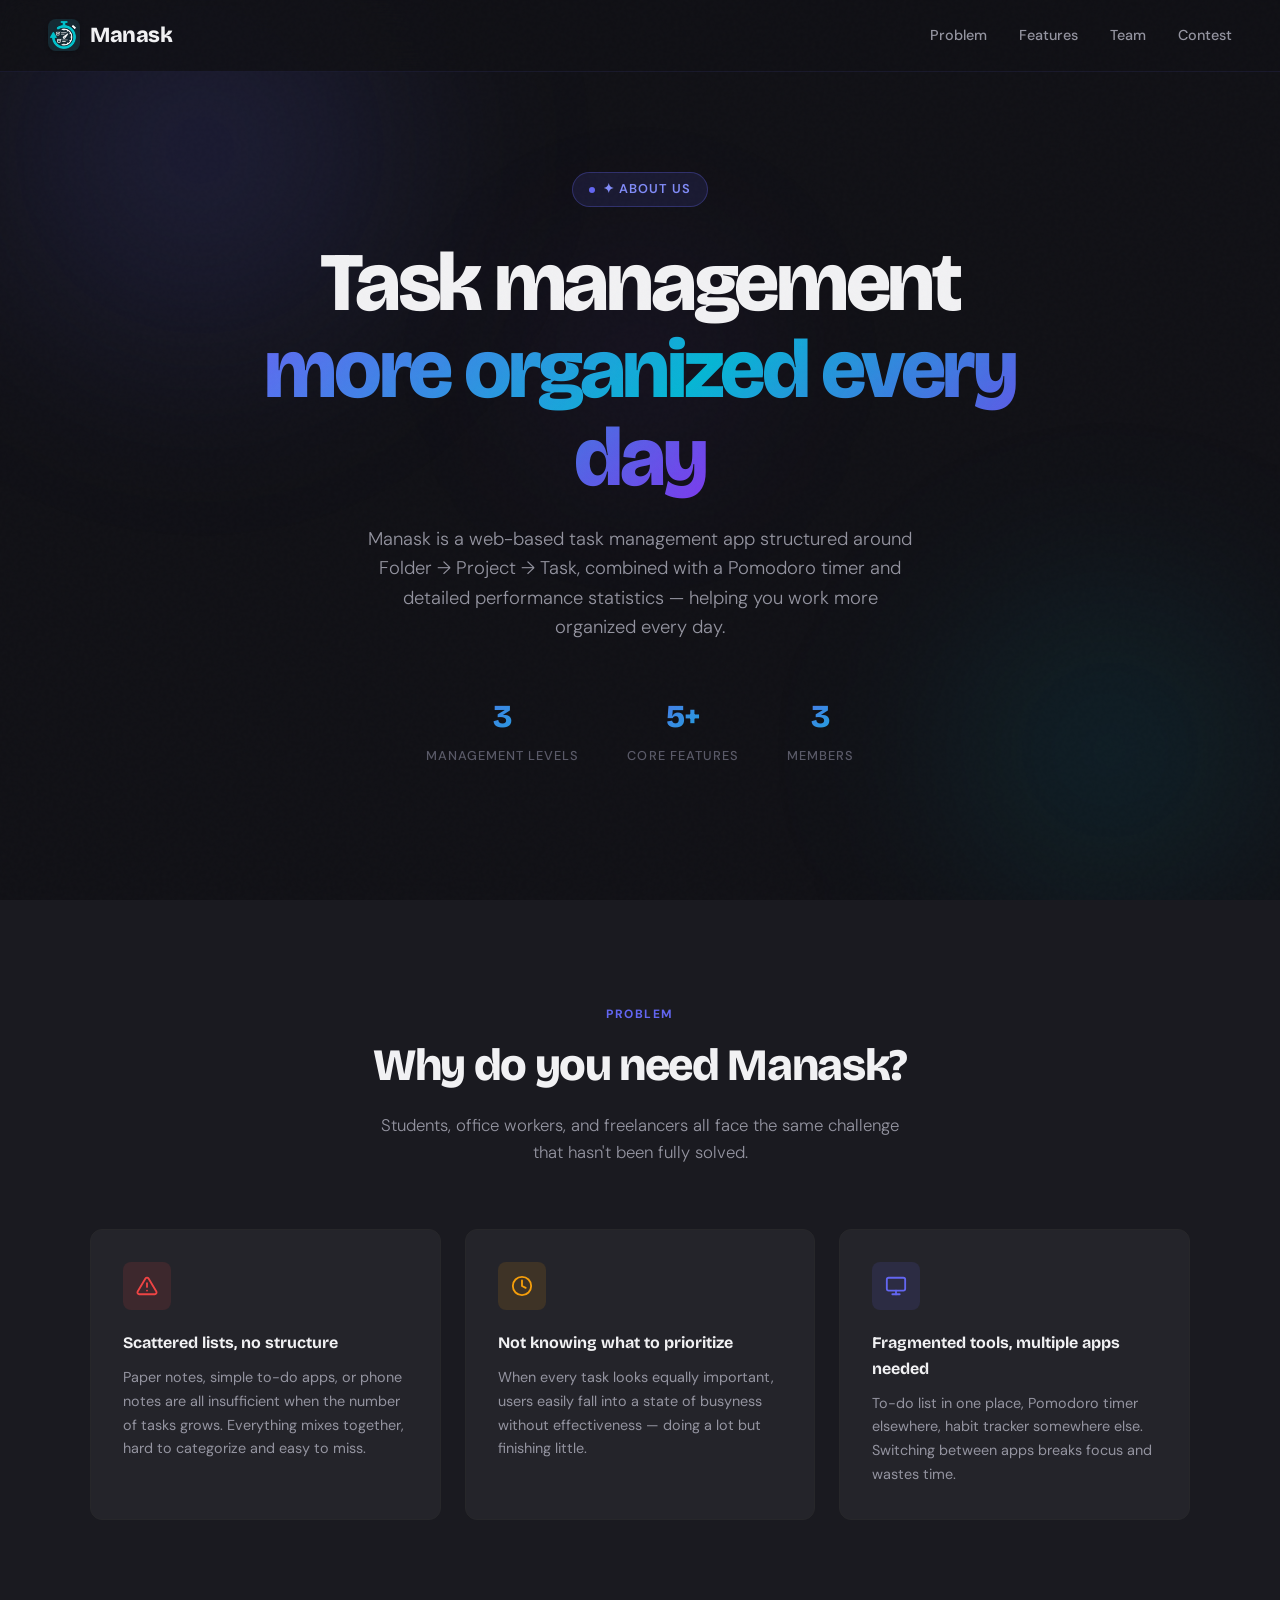
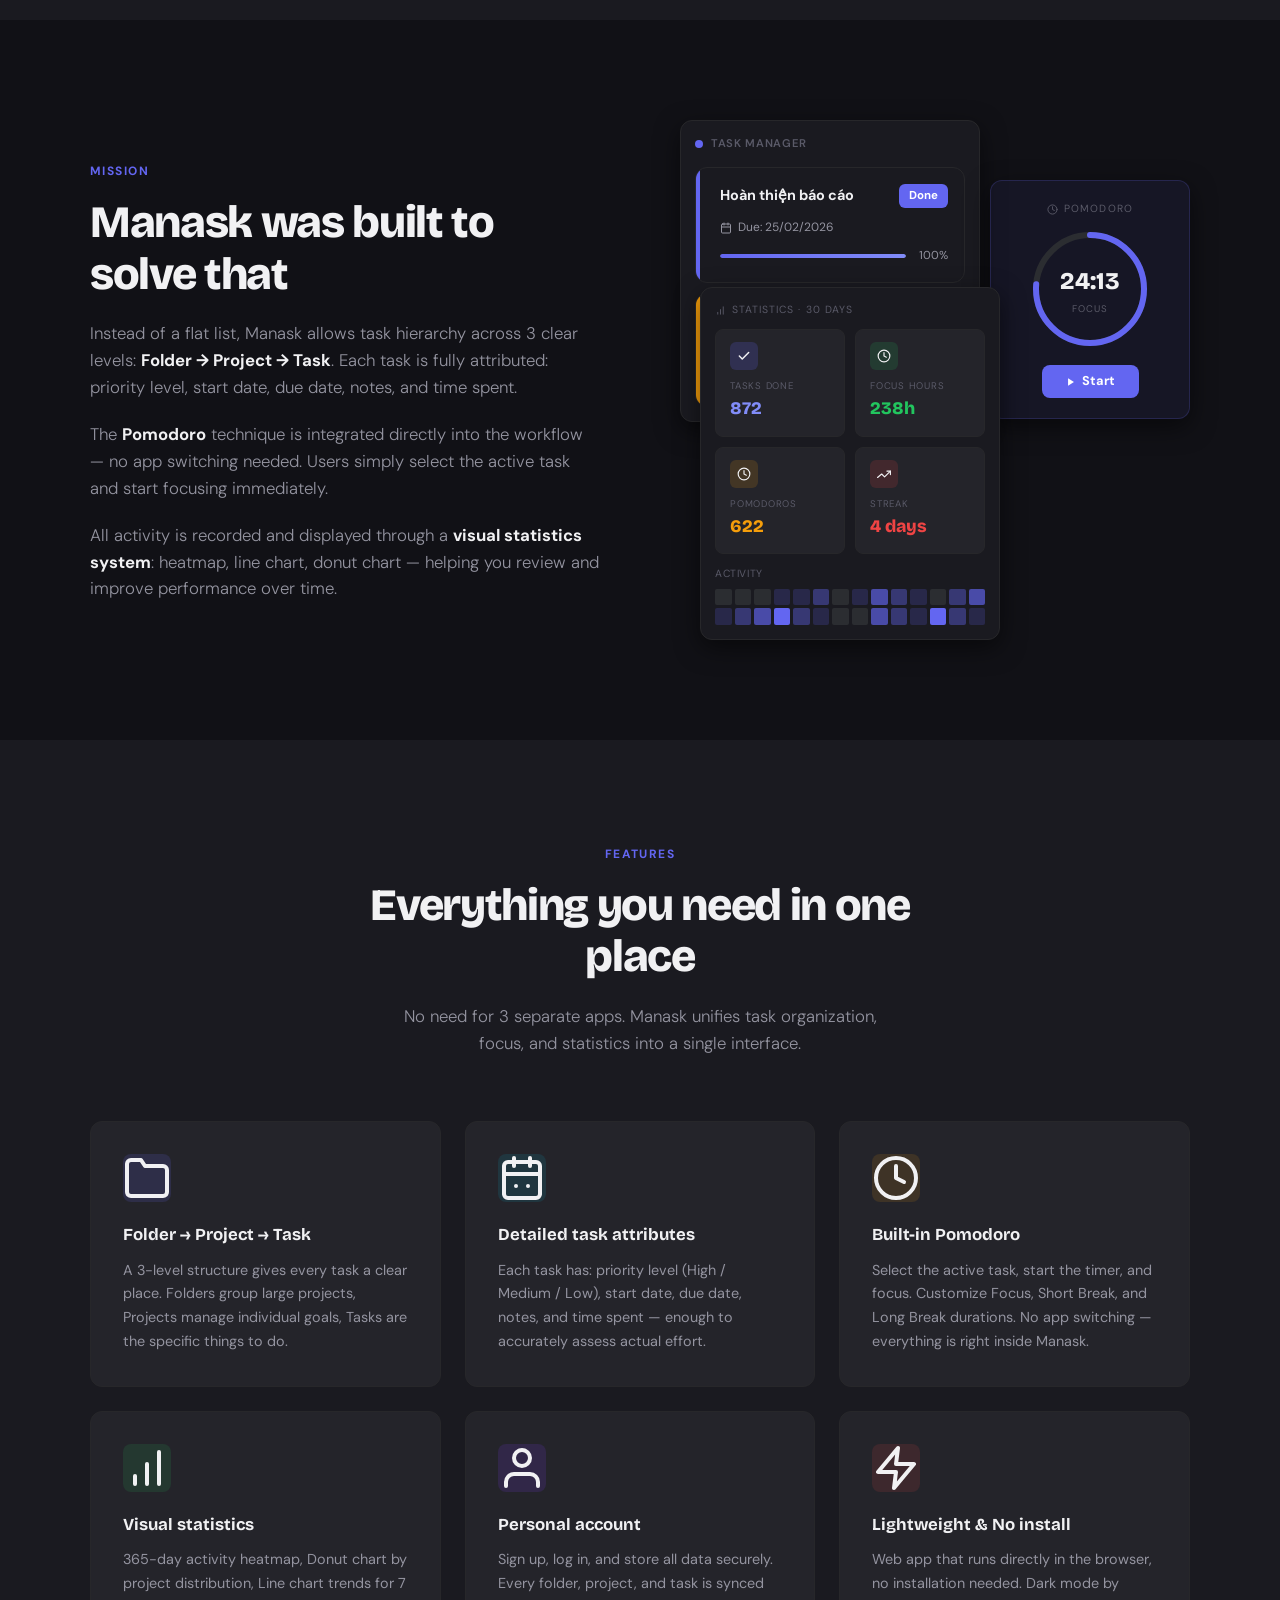
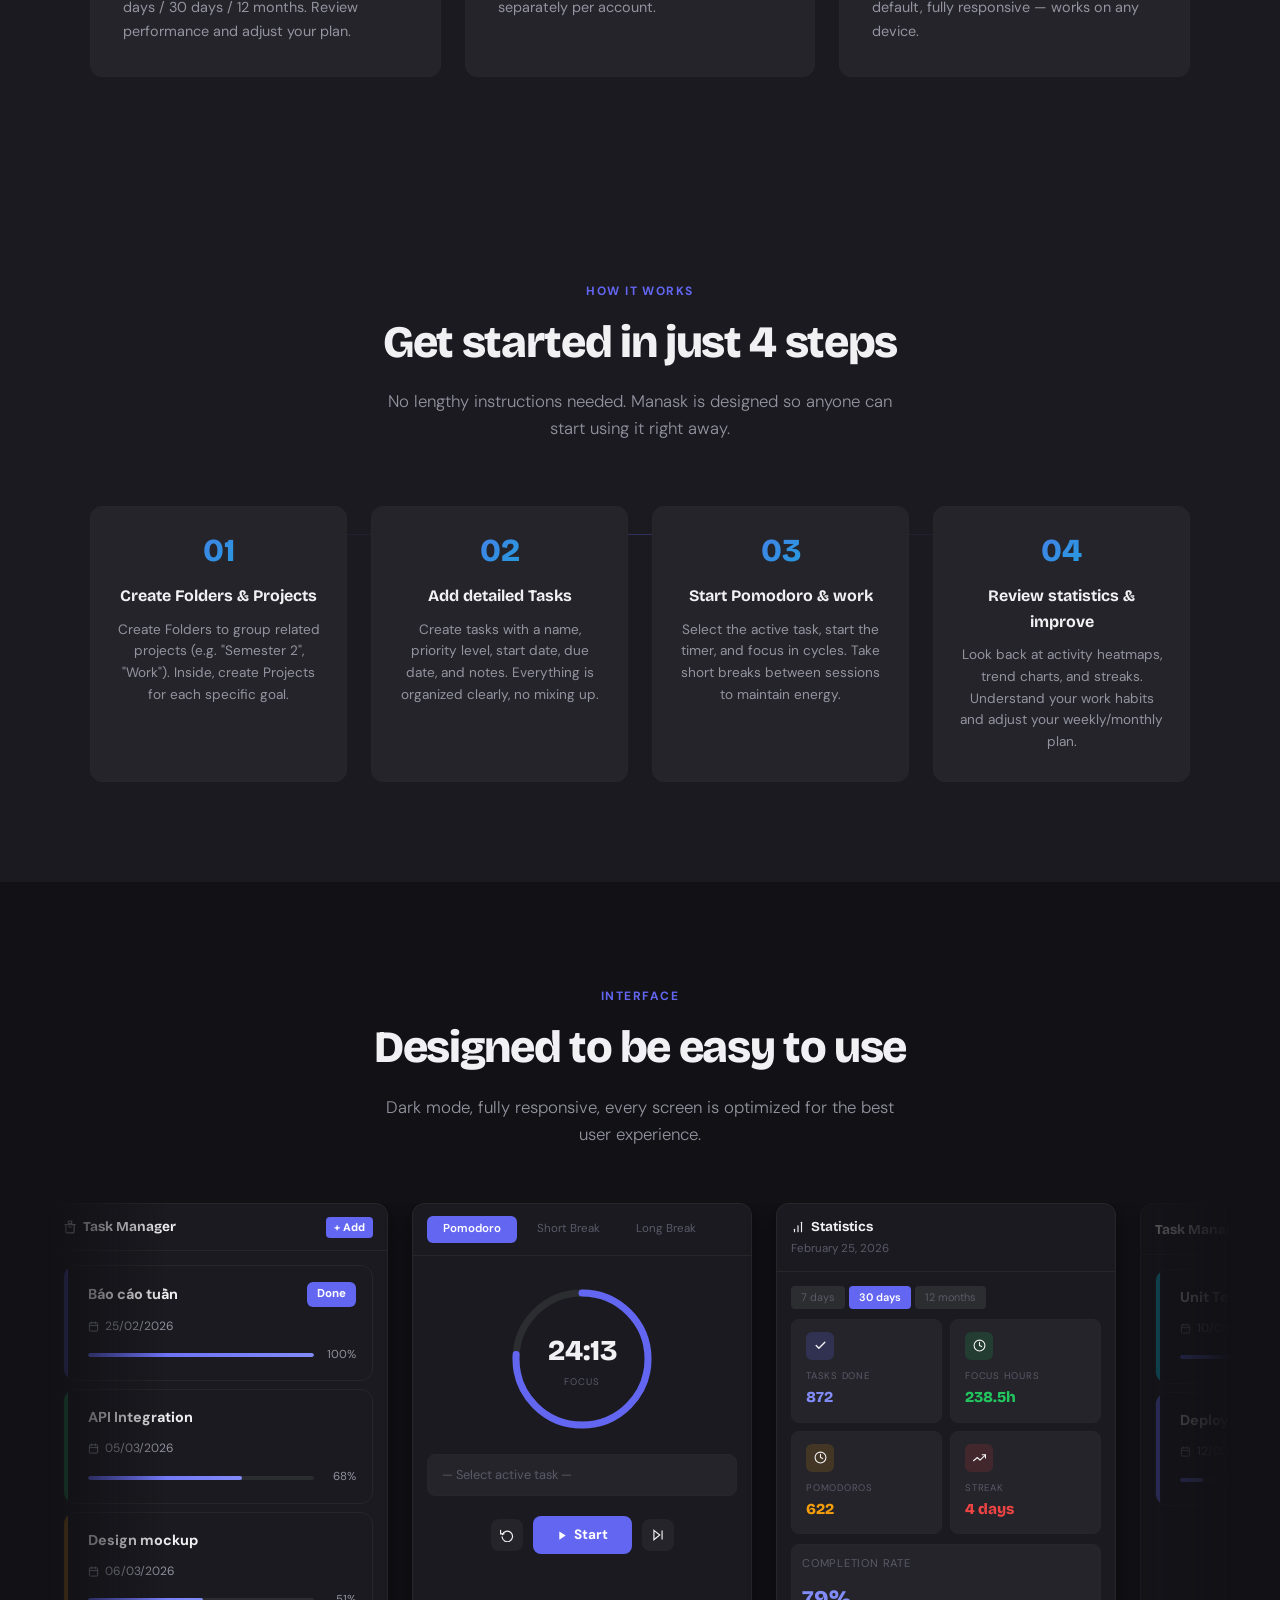
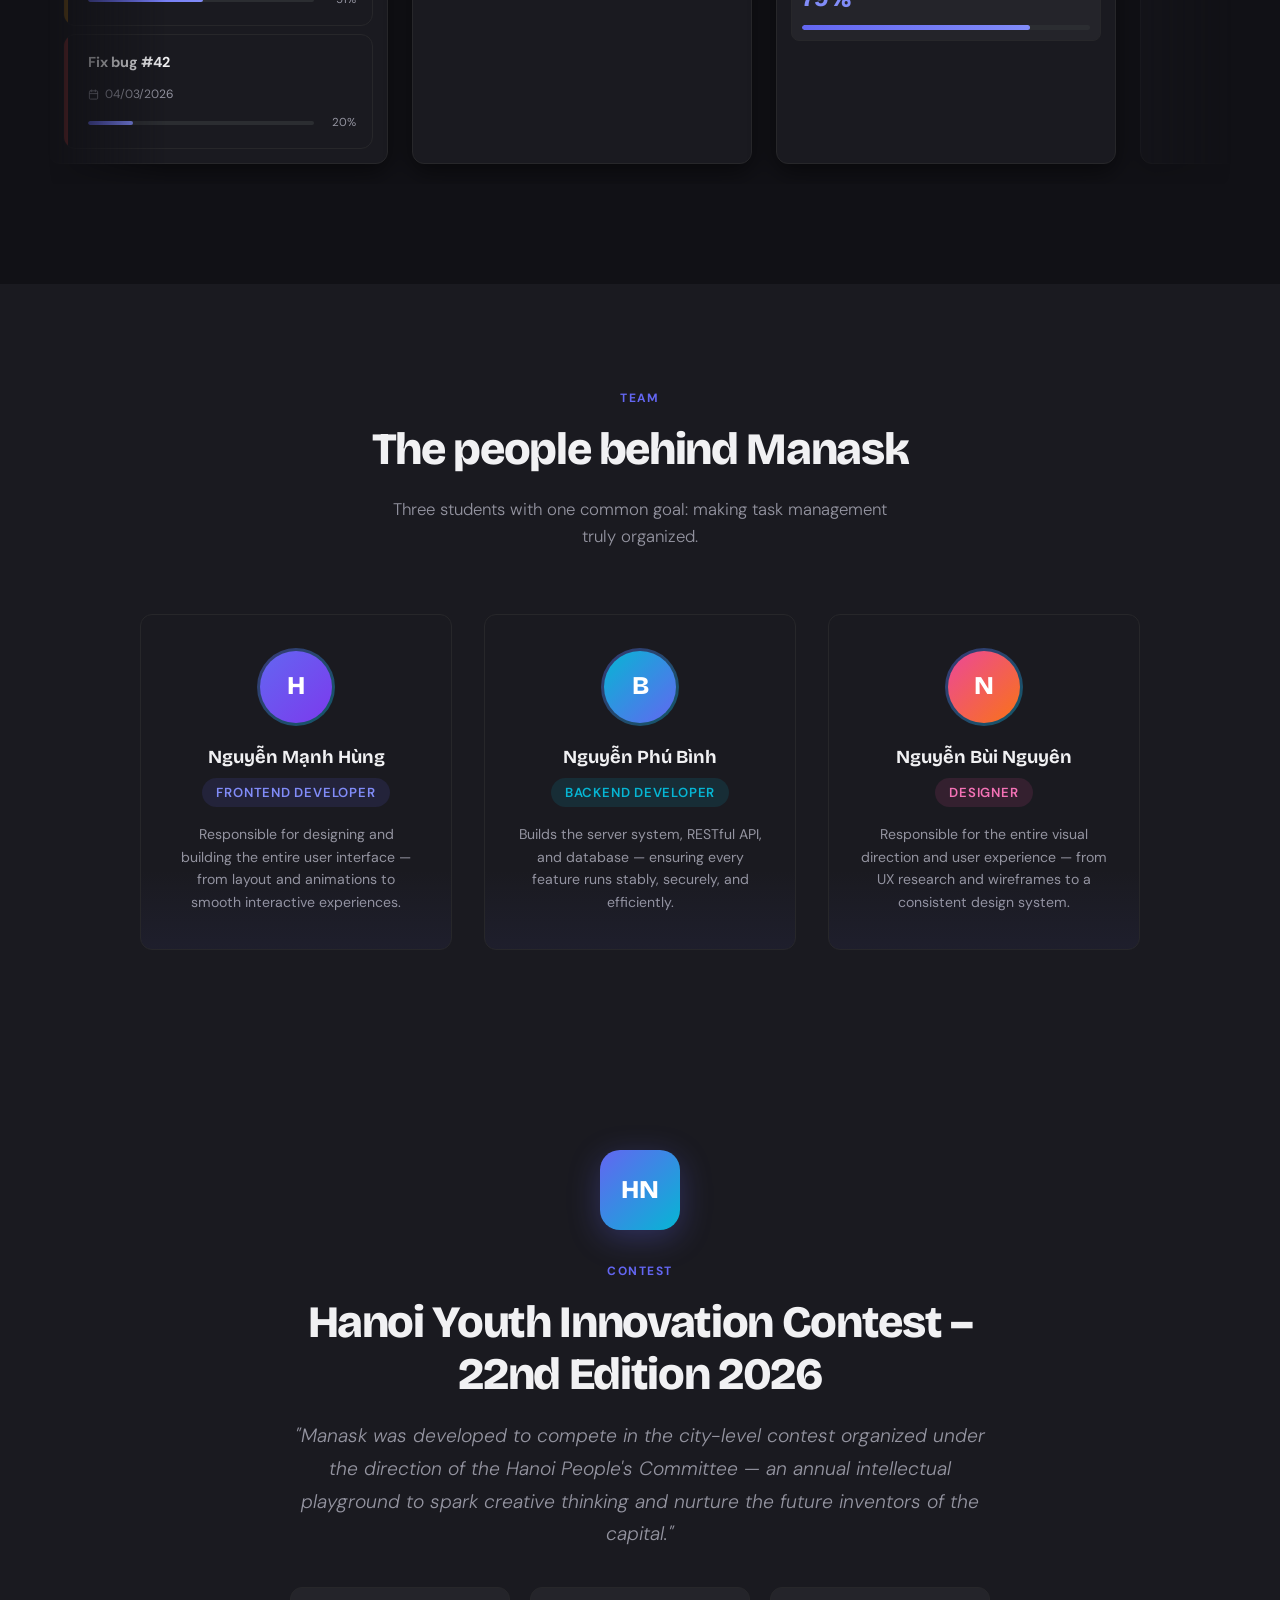
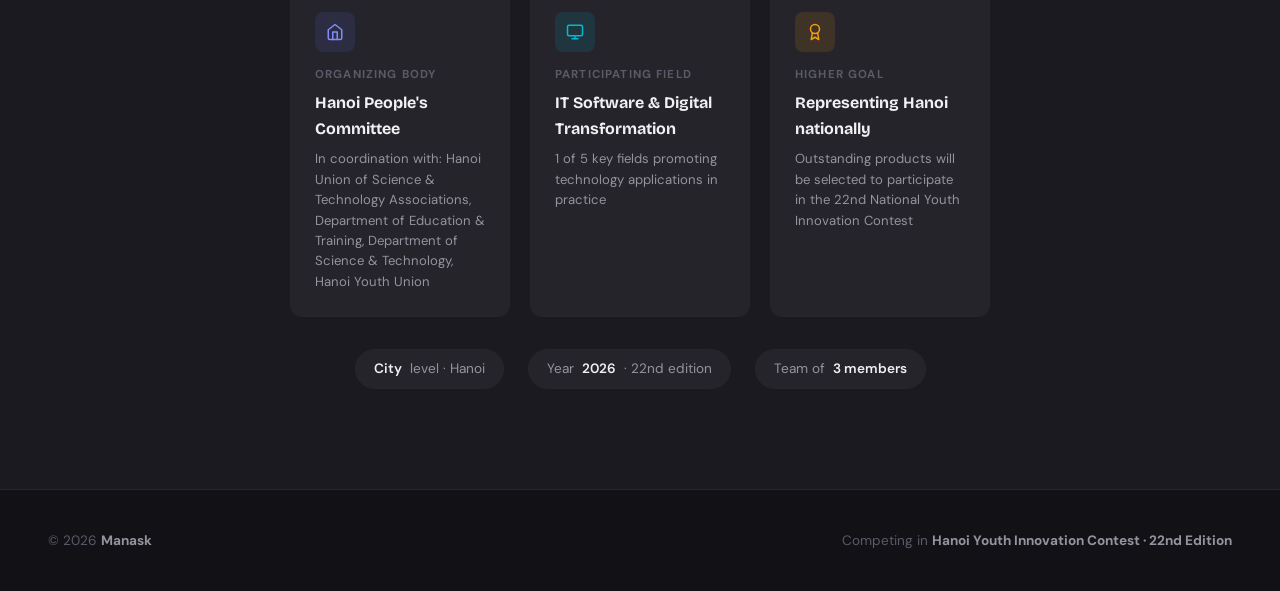
<file: pages/about.html>
<!DOCTYPE html>
<html lang="vi">
<head>
  <meta charset="UTF-8" />
  <meta name="viewport" content="width=device-width, initial-scale=1.0" />
  <title>About Us - Manask</title>
  <link rel="icon" href="../img/logo_web_v2.png" type="image/png">
  <link rel="preconnect" href="https://fonts.googleapis.com" />
  <link rel="preconnect" href="https://fonts.gstatic.com" crossorigin />
  <link href="https://fonts.googleapis.com/css2?family=Bricolage+Grotesque:opsz,wght@12..96,600;12..96,700;12..96,800&family=DM+Sans:ital,opsz,wght@0,9..40,300;0,9..40,400;0,9..40,500;0,9..40,600;1,9..40,300&display=swap" rel="stylesheet" />
  <link rel="stylesheet" href="../css/about.css" />
</head>
<body>

  <!-- NAV -->
  <nav>
    <a href="../index.html" class="nav-logo">
      <img class="logo-web" src="../img/logo_web.png" alt="Logo" id="profileImage">
      Manask
    </a>
    <div class="nav-right">
      <ul class="nav-links">
        <li><a href="#problem" data-i18n="about.nav.problem">Vấn đề</a></li>
        <li><a href="#features" data-i18n="about.nav.features">Tính năng</a></li>
        <li><a href="#team" data-i18n="about.nav.team">Đội ngũ</a></li>
        <li><a href="#competition" data-i18n="about.nav.competition">Cuộc thi</a></li>
      </ul>
    </div>
  </nav>

  <!-- HERO -->
  <section class="hero">
    <div class="orb orb-1"></div>
    <div class="orb orb-2"></div>
    <div class="orb orb-3"></div>
    <div class="hero-inner">
      <div class="hero-badge" data-i18n="about.hero.badge">✦ Về chúng tôi</div>
      <h1 class="hero-title">
        <span data-i18n="about.hero.title_line1">Quản lý công việc</span><br/>
        <span class="gradient-text" data-i18n="about.hero.title_line2">có tổ chức hơn mỗi ngày</span>
      </h1>
      <p class="hero-subtitle" data-i18n="about.hero.subtitle">
        Manask là ứng dụng web quản lý công việc theo cấu trúc Folder → Project → Task, kết hợp Pomodoro timer và thống kê hiệu suất chi tiết - giúp bạn làm việc có tổ chức hơn mỗi ngày.
      </p>
      <div class="hero-stats">
        <div class="stat-item">
          <span class="stat-number" data-i18n="about.hero.stat_levels_number">3</span>
          <span class="stat-label" data-i18n="about.hero.stat_levels_label">Cấp quản lý</span>
        </div>
        <div class="stat-item">
          <span class="stat-number" data-i18n="about.hero.stat_features_number">5+</span>
          <span class="stat-label" data-i18n="about.hero.stat_features_label">Core Features</span>
        </div>
        <div class="stat-item">
          <span class="stat-number" data-i18n="about.hero.stat_members_number">3</span>
          <span class="stat-label" data-i18n="about.hero.stat_members_label">Thành viên</span>
        </div>
      </div>
    </div>
  </section>

  <!-- PROBLEM -->
  <section id="problem" style="background: var(--bg-card);">
    <div style="max-width:1100px; margin:0 auto;">
      <div style="text-align:center; max-width:680px; margin:0 auto 64px;" class="reveal">
        <span class="section-tag" data-i18n="about.problem.tag">Vấn đề</span>
        <h2 class="section-title" data-i18n="about.problem.title">Tại sao cần Manask?</h2>
        <p class="section-desc" style="margin:0 auto;" data-i18n="about.problem.desc">Sinh viên, nhân viên văn phòng và freelancer đều đang đối mặt với cùng một bài toán chưa được giải quyết triệt để.</p>
      </div>

      <div class="problem-grid">
        <div class="problem-card reveal">
          <div class="problem-icon" style="background: rgba(239,68,68,.12);">
            <svg viewBox="0 0 24 24" fill="none" stroke="#ef4444" stroke-width="2" stroke-linecap="round" stroke-linejoin="round"><path d="M10.29 3.86L1.82 18a2 2 0 0 0 1.71 3h16.94a2 2 0 0 0 1.71-3L13.71 3.86a2 2 0 0 0-3.42 0z"/><line x1="12" y1="9" x2="12" y2="13"/><line x1="12" y1="17" x2="12.01" y2="17"/></svg>
          </div>
          <div class="problem-title" data-i18n="about.problem.card1_title">Danh sách rời rạc, thiếu cấu trúc</div>
          <div class="problem-desc" data-i18n="about.problem.card1_desc">Ghi chú giấy, app to-do đơn giản hay note điện thoại đều không đủ khi số lượng công việc tăng lên. Mọi thứ trộn lẫn, khó phân loại và dễ bỏ sót.</div>
        </div>
        <div class="problem-card reveal" style="transition-delay:.1s">
          <div class="problem-icon" style="background: rgba(245,158,11,.12);">
            <svg viewBox="0 0 24 24" fill="none" stroke="#f59e0b" stroke-width="2" stroke-linecap="round" stroke-linejoin="round"><circle cx="12" cy="12" r="10"/><polyline points="12 6 12 12 16 14"/></svg>
          </div>
          <div class="problem-title" data-i18n="about.problem.card2_title">Không biết nên ưu tiên việc gì</div>
          <div class="problem-desc" data-i18n="about.problem.card2_desc">Khi mọi task trông quan trọng như nhau, người dùng dễ rơi vào trạng thái bận rộn nhưng không hiệu quả - làm nhiều nhưng hoàn thành ít.</div>
        </div>
        <div class="problem-card reveal" style="transition-delay:.2s">
          <div class="problem-icon" style="background: rgba(99,102,241,.12);">
            <svg viewBox="0 0 24 24" fill="none" stroke="#6366f1" stroke-width="2" stroke-linecap="round" stroke-linejoin="round"><rect x="2" y="3" width="20" height="14" rx="2"/><line x1="8" y1="21" x2="16" y2="21"/><line x1="12" y1="17" x2="12" y2="21"/></svg>
          </div>
          <div class="problem-title" data-i18n="about.problem.card3_title">Công cụ rời rạc, phải dùng nhiều app</div>
          <div class="problem-desc" data-i18n="about.problem.card3_desc">To-do list ở một nơi, Pomodoro timer ở nơi khác, habit tracker ở chỗ khác nữa. Chuyển qua lại giữa các app làm mất tập trung và mất thời gian.</div>
        </div>
      </div>
    </div>
  </section>

  <!-- MISSION -->
  <section id="mission">
    <div class="mission-grid">
      <div class="mission-content reveal">
        <span class="section-tag" data-i18n="about.mission.tag">Sứ mệnh</span>
        <h2 class="section-title" data-i18n="about.mission.title">Manask ra đời để giải quyết điều đó</h2>
        <p class="section-desc" style="margin-bottom:20px;" data-i18n-html="about.mission.desc1">
          Thay vì một danh sách phẳng, Manask cho phép phân cấp công việc theo 3 tầng rõ ràng: <strong style="color:var(--text-primary)">Folder → Project → Task</strong>. Mỗi task được gắn đầy đủ thuộc tính: mức độ ưu tiên, ngày bắt đầu, ngày hoàn thành, ghi chú và thời gian đã đầu tư.
        </p>
        <p class="section-desc" style="margin-bottom:20px;" data-i18n-html="about.mission.desc2">
          Kỹ thuật <strong style="color:var(--text-primary)">Pomodoro</strong> được tích hợp trực tiếp vào luồng làm việc - không cần chuyển app, người dùng chọn task đang làm rồi bắt đầu tập trung ngay.
        </p>
        <p class="section-desc" data-i18n-html="about.mission.desc3">
          Toàn bộ hoạt động được ghi nhận và hiển thị qua <strong style="color:var(--text-primary)">hệ thống thống kê trực quan</strong>: heatmap, line chart, donut chart - giúp nhìn lại và cải thiện hiệu suất theo thời gian.
        </p>
      </div>

      <div class="mission-visual reveal" style="transition-delay:.15s">
        <div class="mission-card-stack">
          <!-- Task cards -->
          <div class="mock-card mock-card-1" style="padding:14px;display:flex;flex-direction:column;gap:10px;">
            <div style="display:flex;align-items:center;gap:8px;margin-bottom:4px;">
              <div style="width:8px;height:8px;border-radius:50%;background:var(--accent-primary);"></div>
              <span style="font-size:.7rem;color:var(--text-tertiary);font-weight:600;letter-spacing:.06em;text-transform:uppercase;">Task Manager</span>
            </div>
            <div class="real-task-card c-indigo" style="animation:floatA 6s ease-in-out infinite;">
              <div class="task-card-header"><span class="task-card-name">Hoàn thiện báo cáo</span><span class="task-badge-done">Done</span></div>
              <div class="task-due"><svg viewBox="0 0 24 24" fill="none" stroke="currentColor" stroke-width="2" stroke-linecap="round" stroke-linejoin="round" style="width:12px;height:12px;flex-shrink:0;"><rect x="3" y="4" width="18" height="18" rx="2"/><line x1="16" y1="2" x2="16" y2="6"/><line x1="8" y1="2" x2="8" y2="6"/><line x1="3" y1="10" x2="21" y2="10"/></svg> Due: 25/02/2026</div>
              <div class="task-progress-wrap"><div class="task-progress-bar-bg"><div class="task-progress-fill" style="width:100%"></div></div><span class="task-progress-pct">100%</span></div>
            </div>
            <div class="real-task-card c-amber" style="animation:floatB 7s ease-in-out infinite;">
              <div class="task-card-header"><span class="task-card-name">Design UI mockup</span></div>
              <div class="task-due"><svg viewBox="0 0 24 24" fill="none" stroke="currentColor" stroke-width="2" stroke-linecap="round" stroke-linejoin="round" style="width:12px;height:12px;flex-shrink:0;"><rect x="3" y="4" width="18" height="18" rx="2"/><line x1="16" y1="2" x2="16" y2="6"/><line x1="8" y1="2" x2="8" y2="6"/><line x1="3" y1="10" x2="21" y2="10"/></svg> Due: 06/03/2026</div>
              <div class="task-progress-wrap"><div class="task-progress-bar-bg"><div class="task-progress-fill" style="width:51%"></div></div><span class="task-progress-pct">51%</span></div>
            </div>
          </div>
          <!-- Pomodoro -->
          <div class="mock-card mock-card-2" style="padding:20px;text-align:center;animation:floatC 8s ease-in-out infinite;">
            <div style="display:flex;align-items:center;justify-content:center;gap:6px;font-size:.65rem;color:var(--text-tertiary);letter-spacing:.1em;text-transform:uppercase;margin-bottom:12px;">
              <svg viewBox="0 0 24 24" fill="none" stroke="currentColor" stroke-width="2" stroke-linecap="round" stroke-linejoin="round" style="width:11px;height:11px;"><circle cx="12" cy="12" r="10"/><polyline points="12 6 12 12 16 14"/></svg>
              Pomodoro
            </div>
            <div class="pomo-circle-wrap">
              <div class="pomo-circle">
                <svg width="120" height="120" viewBox="0 0 120 120">
                  <circle class="pomo-circle-track" cx="60" cy="60" r="54"/>
                  <circle class="pomo-circle-fill" cx="60" cy="60" r="54"/>
                </svg>
                <div class="pomo-time"><span class="pomo-time-num">24:13</span><span class="pomo-time-label">Focus</span></div>
              </div>
              <div style="background:var(--accent-primary);color:#fff;font-size:.8rem;font-weight:700;padding:6px 24px;border-radius:8px;display:inline-flex;align-items:center;gap:6px;">
                <svg viewBox="0 0 24 24" fill="currentColor" style="width:10px;height:10px;"><polygon points="5 3 19 12 5 21 5 3"/></svg>
                Start
              </div>
            </div>
          </div>
          <!-- Statistics mini -->
          <div class="mock-card mock-card-3" style="padding:14px;animation:floatA 9s ease-in-out infinite;">
            <div style="display:flex;align-items:center;gap:6px;font-size:.65rem;color:var(--text-tertiary);letter-spacing:.1em;text-transform:uppercase;margin-bottom:10px;">
              <svg viewBox="0 0 24 24" fill="none" stroke="currentColor" stroke-width="2" stroke-linecap="round" style="width:11px;height:11px;"><line x1="18" y1="20" x2="18" y2="4"/><line x1="12" y1="20" x2="12" y2="10"/><line x1="6" y1="20" x2="6" y2="16"/></svg>
              Statistics · 30 days
            </div>
            <div class="stat-cards-row">
              <div class="stat-mini-card"><div class="stat-mini-icon si-indigo"><svg viewBox="0 0 24 24" fill="none" stroke="currentColor" stroke-width="2.5" stroke-linecap="round" stroke-linejoin="round" style="width:14px;height:14px;"><polyline points="20 6 9 17 4 12"/></svg></div><div class="stat-mini-label">Tasks Done</div><div class="stat-mini-val sval-indigo">872</div></div>
              <div class="stat-mini-card"><div class="stat-mini-icon si-green"><svg viewBox="0 0 24 24" fill="none" stroke="currentColor" stroke-width="2" stroke-linecap="round" stroke-linejoin="round" style="width:14px;height:14px;"><circle cx="12" cy="12" r="10"/><polyline points="12 6 12 12 16 14"/></svg></div><div class="stat-mini-label">Focus Hours</div><div class="stat-mini-val sval-green">238h</div></div>
              <div class="stat-mini-card"><div class="stat-mini-icon si-amber"><svg viewBox="0 0 24 24" fill="none" stroke="currentColor" stroke-width="2" stroke-linecap="round" stroke-linejoin="round" style="width:14px;height:14px;"><circle cx="12" cy="12" r="10"/><polyline points="12 6 12 12 16 14"/></svg></div><div class="stat-mini-label">Pomodoros</div><div class="stat-mini-val sval-amber">622</div></div>
              <div class="stat-mini-card"><div class="stat-mini-icon si-red"><svg viewBox="0 0 24 24" fill="none" stroke="currentColor" stroke-width="2" stroke-linecap="round" stroke-linejoin="round" style="width:14px;height:14px;"><polyline points="23 7 13 17 8 12 1 18"/><polyline points="17 7 23 7 23 13"/></svg></div><div class="stat-mini-label">Streak</div><div class="stat-mini-val sval-red">4 days</div></div>
            </div>
            <div style="font-size:.65rem;color:var(--text-tertiary);margin-bottom:6px;letter-spacing:.06em;text-transform:uppercase;">Activity</div>
            <div class="heatmap-mini" id="heatmapMini"></div>
          </div>
        </div>
      </div>
    </div>
  </section>

  <!-- FEATURES -->
  <section class="features-section" id="features">
    <div class="features-header reveal">
      <span class="section-tag" data-i18n="about.features.tag">Tính năng</span>
      <h2 class="section-title" data-i18n="about.features.title">Mọi thứ bạn cần trong một nơi</h2>
      <p class="section-desc" style="margin:0 auto;" data-i18n="about.features.desc">Không cần 3 app riêng lẻ. Manask hợp nhất tổ chức công việc, tập trung và thống kê vào một giao diện duy nhất.</p>
    </div>
    <div class="features-grid">

      <div class="feature-card indigo reveal">
        <div class="feature-icon icon-indigo">
          <svg viewBox="0 0 24 24" fill="none" stroke="currentColor" stroke-width="2" stroke-linecap="round" stroke-linejoin="round"><path d="M22 19a2 2 0 0 1-2 2H4a2 2 0 0 1-2-2V5a2 2 0 0 1 2-2h5l2 3h9a2 2 0 0 1 2 2z"/></svg>
        </div>
        <div class="feature-title" data-i18n="about.features.card1_title">Folder → Project → Task</div>
        <div class="feature-desc" data-i18n="about.features.card1_desc">Cấu trúc 3 cấp giúp mọi công việc có chỗ đứng rõ ràng. Folder nhóm dự án lớn, Project quản lý từng mục tiêu, Task là các việc cụ thể cần làm.</div>
      </div>

      <div class="feature-card cyan reveal" style="transition-delay:.1s">
        <div class="feature-icon icon-cyan">
          <svg viewBox="0 0 24 24" fill="none" stroke="currentColor" stroke-width="2" stroke-linecap="round" stroke-linejoin="round"><rect x="3" y="4" width="18" height="18" rx="2"/><line x1="16" y1="2" x2="16" y2="6"/><line x1="8" y1="2" x2="8" y2="6"/><line x1="3" y1="10" x2="21" y2="10"/><line x1="9" y1="16" x2="9.01" y2="16"/><line x1="15" y1="16" x2="15.01" y2="16"/></svg>
        </div>
        <div class="feature-title" data-i18n="about.features.card2_title">Task chi tiết đầy đủ</div>
        <div class="feature-desc" data-i18n="about.features.card2_desc">Mỗi task có: mức độ ưu tiên (High / Medium / Low), ngày bắt đầu, ngày hoàn thành, ghi chú và thời gian đã đầu tư (time spent) - đủ để đánh giá chính xác nỗ lực thực tế.</div>
      </div>

      <div class="feature-card amber reveal" style="transition-delay:.2s">
        <div class="feature-icon icon-amber">
          <svg viewBox="0 0 24 24" fill="none" stroke="currentColor" stroke-width="2" stroke-linecap="round" stroke-linejoin="round"><circle cx="12" cy="12" r="10"/><polyline points="12 6 12 12 16 14"/></svg>
        </div>
        <div class="feature-title" data-i18n="about.features.card3_title">Pomodoro tích hợp</div>
        <div class="feature-desc" data-i18n="about.features.card3_desc">Chọn task đang làm, bật đồng hồ, tập trung. Tùy chỉnh thời lượng Focus, Short Break và Long Break. Không cần chuyển app, mọi thứ ngay trong Manask.</div>
      </div>

      <div class="feature-card green reveal" style="transition-delay:.1s">
        <div class="feature-icon icon-green">
          <svg viewBox="0 0 24 24" fill="none" stroke="currentColor" stroke-width="2" stroke-linecap="round" stroke-linejoin="round"><line x1="18" y1="20" x2="18" y2="4"/><line x1="12" y1="20" x2="12" y2="10"/><line x1="6" y1="20" x2="6" y2="16"/></svg>
        </div>
        <div class="feature-title" data-i18n="about.features.card4_title">Thống kê trực quan</div>
        <div class="feature-desc" data-i18n="about.features.card4_desc">Heatmap hoạt động 365 ngày, Donut chart phân bổ theo project, Line chart xu hướng theo 7 ngày / 30 ngày / 12 tháng. Nhìn lại hiệu suất và điều chỉnh kế hoạch.</div>
      </div>

      <div class="feature-card violet reveal" style="transition-delay:.2s">
        <div class="feature-icon icon-violet">
          <svg viewBox="0 0 24 24" fill="none" stroke="currentColor" stroke-width="2" stroke-linecap="round" stroke-linejoin="round"><path d="M20 21v-2a4 4 0 0 0-4-4H8a4 4 0 0 0-4 4v2"/><circle cx="12" cy="7" r="4"/></svg>
        </div>
        <div class="feature-title" data-i18n="about.features.card5_title">Tài khoản cá nhân</div>
        <div class="feature-desc" data-i18n="about.features.card5_desc">Đăng ký, đăng nhập và lưu trữ toàn bộ dữ liệu an toàn. Mọi folder, project và task đều được đồng bộ riêng theo từng tài khoản.</div>
      </div>

      <div class="feature-card red reveal" style="transition-delay:.3s">
        <div class="feature-icon icon-red">
          <svg viewBox="0 0 24 24" fill="none" stroke="currentColor" stroke-width="2" stroke-linecap="round" stroke-linejoin="round"><polygon points="13 2 3 14 12 14 11 22 21 10 12 10 13 2"/></svg>
        </div>
        <div class="feature-title" data-i18n="about.features.card6_title">Lightweight &amp; No install</div>
        <div class="feature-desc" data-i18n="about.features.card6_desc">Ứng dụng web chạy thẳng trên trình duyệt, không cần cài đặt. Dark mode mặc định, responsive hoàn toàn - dùng được trên mọi thiết bị.</div>
      </div>

    </div>
  </section>

  <!-- HOW IT WORKS -->
  <section id="how" style="background: var(--bg-card);">
    <div style="max-width:1100px; margin:0 auto;">
      <div style="text-align:center; max-width:680px; margin:0 auto 64px;" class="reveal">
        <span class="section-tag" data-i18n="about.how.tag">Cách sử dụng</span>
        <h2 class="section-title" data-i18n="about.how.title">Bắt đầu chỉ trong 4 bước</h2>
        <p class="section-desc" style="margin:0 auto;" data-i18n="about.how.desc">Không cần hướng dẫn dài dòng. Manask được thiết kế để ai cũng có thể dùng ngay.</p>
      </div>
      <div class="steps-grid">
        <div class="step-card reveal">
          <div class="step-num">01</div>
          <div class="step-title" data-i18n="about.how.step1_title">Tạo Folder & Project</div>
          <div class="step-desc" data-i18n="about.how.step1_desc">Tạo Folder để nhóm các dự án liên quan (ví dụ: "Học kỳ 2", "Công việc"). Bên trong tạo Project cho từng mục tiêu cụ thể.</div>
        </div>
        <div class="step-card reveal" style="transition-delay:.1s">
          <div class="step-num">02</div>
          <div class="step-title" data-i18n="about.how.step2_title">Thêm Task chi tiết</div>
          <div class="step-desc" data-i18n="about.how.step2_desc">Tạo task với tên, mức ưu tiên, ngày bắt đầu, ngày hoàn thành và ghi chú. Mọi thứ được tổ chức rõ ràng, không bị lẫn lộn.</div>
        </div>
        <div class="step-card reveal" style="transition-delay:.2s">
          <div class="step-num">03</div>
          <div class="step-title" data-i18n="about.how.step3_title">Bật Pomodoro & làm việc</div>
          <div class="step-desc" data-i18n="about.how.step3_desc">Chọn task đang thực hiện, bật timer và tập trung theo chu kỳ. Nghỉ ngắn giữa các phiên để duy trì năng lượng.</div>
        </div>
        <div class="step-card reveal" style="transition-delay:.3s">
          <div class="step-num">04</div>
          <div class="step-title" data-i18n="about.how.step4_title">Xem thống kê & cải thiện</div>
          <div class="step-desc" data-i18n="about.how.step4_desc">Nhìn lại heatmap hoạt động, chart xu hướng và streak. Hiểu rõ thói quen làm việc của mình và điều chỉnh kế hoạch tuần/tháng.</div>
        </div>
      </div>
    </div>
  </section>

  <!-- SCREENSHOTS MARQUEE -->
  <section style="background:var(--bg-base);overflow:hidden;">
    <div style="text-align:center;max-width:700px;margin:0 auto 56px;" class="reveal">
      <span class="section-tag" data-i18n="about.screenshots.tag">Giao diện</span>
      <h2 class="section-title" data-i18n="about.screenshots.title">Được thiết kế để dễ dùng</h2>
      <p class="section-desc" style="margin:0 auto;" data-i18n="about.screenshots.desc">Dark mode, responsive hoàn toàn, mỗi màn hình đều được tối ưu cho trải nghiệm người dùng tốt nhất.</p>
    </div>
    <div class="screens-marquee-wrap">
      <div class="screens-marquee">
        <!-- Task Manager -->
        <div class="screen-preview">
          <div style="padding:12px 14px;border-bottom:1px solid var(--border-color);display:flex;align-items:center;justify-content:space-between;">
            <span style="font-family:var(--font-display);font-weight:700;font-size:.85rem;display:flex;align-items:center;gap:6px;">
              <svg viewBox="0 0 24 24" fill="none" stroke="currentColor" stroke-width="2" stroke-linecap="round" stroke-linejoin="round" style="width:14px;height:14px;"><rect x="9" y="2" width="6" height="4" rx="1"/><path d="M3 8h18M5 8v12a2 2 0 0 0 2 2h10a2 2 0 0 0 2-2V8"/><line x1="10" y1="12" x2="14" y2="12"/></svg>
              Task Manager
            </span>
            <span style="background:var(--accent-primary);color:#fff;font-size:.68rem;font-weight:700;padding:2px 8px;border-radius:4px;">+ Add</span>
          </div>
          <div style="padding:14px;display:flex;flex-direction:column;gap:8px;">
            <div class="real-task-card c-indigo"><div class="task-card-header"><span class="task-card-name">Báo cáo tuần</span><span class="task-badge-done">Done</span></div><div class="task-due"><svg viewBox="0 0 24 24" fill="none" stroke="currentColor" stroke-width="2" stroke-linecap="round" stroke-linejoin="round" style="width:11px;height:11px;flex-shrink:0;"><rect x="3" y="4" width="18" height="18" rx="2"/><line x1="16" y1="2" x2="16" y2="6"/><line x1="8" y1="2" x2="8" y2="6"/><line x1="3" y1="10" x2="21" y2="10"/></svg> 25/02/2026</div><div class="task-progress-wrap"><div class="task-progress-bar-bg"><div class="task-progress-fill" style="width:100%"></div></div><span class="task-progress-pct">100%</span></div></div>
            <div class="real-task-card c-green"><div class="task-card-header"><span class="task-card-name">API Integration</span></div><div class="task-due"><svg viewBox="0 0 24 24" fill="none" stroke="currentColor" stroke-width="2" stroke-linecap="round" stroke-linejoin="round" style="width:11px;height:11px;flex-shrink:0;"><rect x="3" y="4" width="18" height="18" rx="2"/><line x1="16" y1="2" x2="16" y2="6"/><line x1="8" y1="2" x2="8" y2="6"/><line x1="3" y1="10" x2="21" y2="10"/></svg> 05/03/2026</div><div class="task-progress-wrap"><div class="task-progress-bar-bg"><div class="task-progress-fill" style="width:68%"></div></div><span class="task-progress-pct">68%</span></div></div>
            <div class="real-task-card c-amber"><div class="task-card-header"><span class="task-card-name">Design mockup</span></div><div class="task-due"><svg viewBox="0 0 24 24" fill="none" stroke="currentColor" stroke-width="2" stroke-linecap="round" stroke-linejoin="round" style="width:11px;height:11px;flex-shrink:0;"><rect x="3" y="4" width="18" height="18" rx="2"/><line x1="16" y1="2" x2="16" y2="6"/><line x1="8" y1="2" x2="8" y2="6"/><line x1="3" y1="10" x2="21" y2="10"/></svg> 06/03/2026</div><div class="task-progress-wrap"><div class="task-progress-bar-bg"><div class="task-progress-fill" style="width:51%"></div></div><span class="task-progress-pct">51%</span></div></div>
            <div class="real-task-card c-red"><div class="task-card-header"><span class="task-card-name">Fix bug #42</span></div><div class="task-due"><svg viewBox="0 0 24 24" fill="none" stroke="currentColor" stroke-width="2" stroke-linecap="round" stroke-linejoin="round" style="width:11px;height:11px;flex-shrink:0;"><rect x="3" y="4" width="18" height="18" rx="2"/><line x1="16" y1="2" x2="16" y2="6"/><line x1="8" y1="2" x2="8" y2="6"/><line x1="3" y1="10" x2="21" y2="10"/></svg> 04/03/2026</div><div class="task-progress-wrap"><div class="task-progress-bar-bg"><div class="task-progress-fill" style="width:20%"></div></div><span class="task-progress-pct">20%</span></div></div>
          </div>
        </div>
        <!-- Pomodoro -->
        <div class="screen-preview">
          <div style="padding:12px 14px;border-bottom:1px solid var(--border-color);">
            <div style="display:flex;gap:4px;">
              <span style="background:var(--accent-primary);color:#fff;font-size:.72rem;font-weight:600;padding:4px 16px;border-radius:6px;">Pomodoro</span>
              <span style="color:var(--text-tertiary);font-size:.72rem;padding:4px 16px;">Short Break</span>
              <span style="color:var(--text-tertiary);font-size:.72rem;padding:4px 16px;">Long Break</span>
            </div>
          </div>
          <div style="padding:28px 14px;display:flex;flex-direction:column;align-items:center;gap:20px;">
            <div class="pomo-circle" style="width:150px;height:150px;">
              <svg width="150" height="150" viewBox="0 0 150 150">
                <circle class="pomo-circle-track" cx="75" cy="75" r="66" style="stroke-width:7"/>
                <circle class="pomo-circle-fill" cx="75" cy="75" r="66" style="stroke-width:7;stroke-dasharray:415;stroke-dashoffset:100;"/>
              </svg>
              <div class="pomo-time"><span class="pomo-time-num" style="font-size:1.8rem;">24:13</span><span class="pomo-time-label">FOCUS</span></div>
            </div>
            <div style="background:var(--bg-tertiary);border:1px solid var(--border-color);border-radius:var(--radius-md);padding:10px 14px;width:100%;font-size:.8rem;color:var(--text-tertiary);">— Select active task —</div>
            <div style="display:flex;gap:10px;align-items:center;">
              <div style="width:32px;height:32px;border-radius:8px;background:var(--bg-tertiary);display:flex;align-items:center;justify-content:center;"><svg viewBox="0 0 24 24" fill="none" stroke="currentColor" stroke-width="2" stroke-linecap="round" style="width:14px;height:14px;"><polyline points="1 4 1 10 7 10"/><path d="M3.51 15a9 9 0 1 0 .49-3.5"/></svg></div>
              <div style="background:var(--accent-primary);color:#fff;font-size:.85rem;font-weight:700;padding:8px 24px;border-radius:8px;display:flex;align-items:center;gap:6px;"><svg viewBox="0 0 24 24" fill="currentColor" style="width:11px;height:11px;"><polygon points="5 3 19 12 5 21 5 3"/></svg> Start</div>
              <div style="width:32px;height:32px;border-radius:8px;background:var(--bg-tertiary);display:flex;align-items:center;justify-content:center;"><svg viewBox="0 0 24 24" fill="none" stroke="currentColor" stroke-width="2" stroke-linecap="round" style="width:14px;height:14px;"><polygon points="5 4 15 12 5 20 5 4"/><line x1="19" y1="5" x2="19" y2="19"/></svg></div>
            </div>
          </div>
        </div>
        <!-- Statistics -->
        <div class="screen-preview">
          <div style="padding:12px 14px;border-bottom:1px solid var(--border-color);">
            <span style="font-family:var(--font-display);font-weight:700;font-size:.85rem;display:flex;align-items:center;gap:6px;"><svg viewBox="0 0 24 24" fill="none" stroke="currentColor" stroke-width="2" stroke-linecap="round" style="width:14px;height:14px;"><line x1="18" y1="20" x2="18" y2="4"/><line x1="12" y1="20" x2="12" y2="10"/><line x1="6" y1="20" x2="6" y2="16"/></svg> Statistics</span>
            <div style="font-size:.72rem;color:var(--text-tertiary);margin-top:2px;">February 25, 2026</div>
          </div>
          <div style="padding:14px;display:flex;flex-direction:column;gap:10px;">
            <div style="display:flex;gap:4px;">
              <span style="background:var(--bg-hover);color:var(--text-tertiary);font-size:.68rem;padding:3px 10px;border-radius:4px;">7 days</span>
              <span style="background:var(--accent-primary);color:#fff;font-size:.68rem;font-weight:600;padding:3px 10px;border-radius:4px;">30 days</span>
              <span style="background:var(--bg-hover);color:var(--text-tertiary);font-size:.68rem;padding:3px 10px;border-radius:4px;">12 months</span>
            </div>
            <div style="display:grid;grid-template-columns:1fr 1fr;gap:8px;">
              <div class="stat-mini-card"><div class="stat-mini-icon si-indigo"><svg viewBox="0 0 24 24" fill="none" stroke="currentColor" stroke-width="2.5" stroke-linecap="round" stroke-linejoin="round" style="width:13px;height:13px;"><polyline points="20 6 9 17 4 12"/></svg></div><div class="stat-mini-label">Tasks Done</div><div class="stat-mini-val sval-indigo" style="font-size:.95rem;">872</div></div>
              <div class="stat-mini-card"><div class="stat-mini-icon si-green"><svg viewBox="0 0 24 24" fill="none" stroke="currentColor" stroke-width="2" stroke-linecap="round" stroke-linejoin="round" style="width:13px;height:13px;"><circle cx="12" cy="12" r="10"/><polyline points="12 6 12 12 16 14"/></svg></div><div class="stat-mini-label">Focus Hours</div><div class="stat-mini-val sval-green" style="font-size:.95rem;">238.5h</div></div>
              <div class="stat-mini-card"><div class="stat-mini-icon si-amber"><svg viewBox="0 0 24 24" fill="none" stroke="currentColor" stroke-width="2" stroke-linecap="round" stroke-linejoin="round" style="width:13px;height:13px;"><circle cx="12" cy="12" r="10"/><polyline points="12 6 12 12 16 14"/></svg></div><div class="stat-mini-label">Pomodoros</div><div class="stat-mini-val sval-amber" style="font-size:.95rem;">622</div></div>
              <div class="stat-mini-card"><div class="stat-mini-icon si-red"><svg viewBox="0 0 24 24" fill="none" stroke="currentColor" stroke-width="2" stroke-linecap="round" stroke-linejoin="round" style="width:13px;height:13px;"><polyline points="23 7 13 17 8 12 1 18"/><polyline points="17 7 23 7 23 13"/></svg></div><div class="stat-mini-label">Streak</div><div class="stat-mini-val sval-red" style="font-size:.95rem;">4 days</div></div>
            </div>
            <div style="background:var(--bg-tertiary);border:1px solid var(--border-color);border-radius:var(--radius-md);padding:10px;">
              <div style="font-size:.7rem;color:var(--text-tertiary);margin-bottom:8px;text-transform:uppercase;letter-spacing:.07em;">Completion Rate</div>
              <div style="font-family:var(--font-display);font-size:1.4rem;font-weight:800;color:#818cf8;margin-bottom:8px;">79%</div>
              <div style="height:5px;background:var(--bg-hover);border-radius:3px;overflow:hidden;"><div style="width:79%;height:100%;background:linear-gradient(90deg,var(--accent-primary),#818cf8);border-radius:3px;"></div></div>
            </div>
          </div>
        </div>
        <!-- Duplicate -->
        <div class="screen-preview" aria-hidden="true" style="opacity:.45;">
          <div style="padding:12px 14px;border-bottom:1px solid var(--border-color);"><span style="font-family:var(--font-display);font-weight:700;font-size:.85rem;">Task Manager</span></div>
          <div style="padding:14px;display:flex;flex-direction:column;gap:8px;">
            <div class="real-task-card c-cyan"><div class="task-card-header"><span class="task-card-name">Unit Testing</span></div><div class="task-due"><svg viewBox="0 0 24 24" fill="none" stroke="currentColor" stroke-width="2" stroke-linecap="round" stroke-linejoin="round" style="width:11px;height:11px;flex-shrink:0;"><rect x="3" y="4" width="18" height="18" rx="2"/><line x1="16" y1="2" x2="16" y2="6"/><line x1="8" y1="2" x2="8" y2="6"/><line x1="3" y1="10" x2="21" y2="10"/></svg> 10/03/2026</div><div class="task-progress-wrap"><div class="task-progress-bar-bg"><div class="task-progress-fill" style="width:35%"></div></div><span class="task-progress-pct">35%</span></div></div>
            <div class="real-task-card c-indigo"><div class="task-card-header"><span class="task-card-name">Deploy to prod</span></div><div class="task-due"><svg viewBox="0 0 24 24" fill="none" stroke="currentColor" stroke-width="2" stroke-linecap="round" stroke-linejoin="round" style="width:11px;height:11px;flex-shrink:0;"><rect x="3" y="4" width="18" height="18" rx="2"/><line x1="16" y1="2" x2="16" y2="6"/><line x1="8" y1="2" x2="8" y2="6"/><line x1="3" y1="10" x2="21" y2="10"/></svg> 12/03/2026</div><div class="task-progress-wrap"><div class="task-progress-bar-bg"><div class="task-progress-fill" style="width:10%"></div></div><span class="task-progress-pct">10%</span></div></div>
          </div>
        </div>
      </div>
    </div>
  </section>

  <!-- TEAM -->
  <section id="team" style="background: var(--bg-card);">
    <div class="team-section">
      <div class="team-header reveal">
        <span class="section-tag" data-i18n="about.team.tag">Đội ngũ</span>
        <h2 class="section-title" data-i18n="about.team.title">Những người đứng sau Manask</h2>
        <p class="section-desc" style="margin:0 auto;" data-i18n="about.team.desc">Ba học sinh với một mục tiêu chung: làm cho việc quản lý công việc trở nên thực sự có tổ chức.</p>
      </div>
      <div class="team-grid team-grid-3">
        <div class="team-card reveal">
          <div class="team-avatar">H</div>
          <div class="team-name" data-i18n="about.team.member1_name">Nguyễn Mạnh Hùng</div>
          <div class="team-role role-frontend" data-i18n="about.team.member1_role">Frontend Developer</div>
          <div class="team-bio" data-i18n="about.team.member1_bio">Chịu trách nhiệm thiết kế và xây dựng toàn bộ giao diện người dùng - từ layout, animation đến trải nghiệm tương tác mượt mà.</div>
        </div>
        <div class="team-card reveal" style="transition-delay:.15s">
          <div class="team-avatar" style="background:linear-gradient(135deg,var(--accent-cyan),var(--accent-primary));">B</div>
          <div class="team-name" data-i18n="about.team.member2_name">Nguyễn Phú Bình</div>
          <div class="team-role role-backend" data-i18n="about.team.member2_role">Backend Developer</div>
          <div class="team-bio" data-i18n="about.team.member2_bio">Xây dựng hệ thống server, API RESTful và cơ sở dữ liệu - đảm bảo mọi tính năng hoạt động ổn định, bảo mật và hiệu quả.</div>
        </div>
        <div class="team-card reveal" style="transition-delay:.3s">
          <div class="team-avatar" style="background:linear-gradient(135deg,#ec4899,#f97316);">N</div>
          <div class="team-name" data-i18n="about.team.member3_name">Nguyễn Bùi Nguyên</div>
          <div class="team-role role-design" data-i18n="about.team.member3_role">Designer</div>
          <div class="team-bio" data-i18n="about.team.member3_bio">Phụ trách toàn bộ định hướng thị giác và trải nghiệm người dùng - từ nghiên cứu UX, wireframe đến hệ thống thiết kế nhất quán.</div>
        </div>
      </div>
    </div>
  </section>

  <!-- COMPETITION -->
  <section class="competition-section" id="competition">
    <div class="competition-inner reveal">
      <div class="competition-logo">HN</div>
      <span class="section-tag" style="display:block;margin-bottom:16px;" data-i18n="about.competition.tag">Cuộc thi</span>
      <h2 class="section-title" style="margin-bottom:20px;" data-i18n="about.competition.title">Cuộc thi Sáng tạo Thanh Thiếu Niên Hà Nội lần thứ 22 năm 2026</h2>
      <p class="competition-quote" data-i18n="about.competition.quote">
        "Manask được phát triển để tham dự cuộc thi cấp Thành phố do UBND Hà Nội chỉ đạo tổ chức - một sân chơi trí tuệ thường niên nhằm khơi dậy tư duy sáng tạo và nuôi dưỡng những nhà sáng chế tương lai của Thủ đô."
      </p>

      <div class="comp-details-grid">
        <div class="comp-detail-card">
          <div class="comp-detail-icon" style="background:rgba(99,102,241,.12);">
            <svg viewBox="0 0 24 24" fill="none" stroke="#818cf8" stroke-width="2" stroke-linecap="round" stroke-linejoin="round"><path d="M3 9l9-7 9 7v11a2 2 0 0 1-2 2H5a2 2 0 0 1-2-2z"/><polyline points="9 22 9 12 15 12 15 22"/></svg>
          </div>
          <div class="comp-detail-label" data-i18n="about.competition.detail1_label">Cơ quan tổ chức</div>
          <div class="comp-detail-value" data-i18n="about.competition.detail1_value">UBND Thành phố Hà Nội</div>
          <div class="comp-detail-sub" data-i18n="about.competition.detail1_sub">Phối hợp: Liên hiệp các Hội KH&KT Hà Nội, Sở GD&ĐT, Sở KH&CN, Thành đoàn Hà Nội</div>
        </div>
        <div class="comp-detail-card">
          <div class="comp-detail-icon" style="background:rgba(6,182,212,.12);">
            <svg viewBox="0 0 24 24" fill="none" stroke="var(--accent-cyan)" stroke-width="2" stroke-linecap="round" stroke-linejoin="round"><rect x="2" y="3" width="20" height="14" rx="2"/><line x1="8" y1="21" x2="16" y2="21"/><line x1="12" y1="17" x2="12" y2="21"/></svg>
          </div>
          <div class="comp-detail-label" data-i18n="about.competition.detail2_label">Lĩnh vực tham gia</div>
          <div class="comp-detail-value" data-i18n="about.competition.detail2_value">Phần mềm tin học &amp; Chuyển đổi số</div>
          <div class="comp-detail-sub" data-i18n="about.competition.detail2_sub">1 trong 5 lĩnh vực trọng tâm thúc đẩy ứng dụng công nghệ vào thực tiễn</div>
        </div>
        <div class="comp-detail-card">
          <div class="comp-detail-icon" style="background:rgba(245,158,11,.12);">
            <svg viewBox="0 0 24 24" fill="none" stroke="var(--accent-amber)" stroke-width="2" stroke-linecap="round" stroke-linejoin="round"><circle cx="12" cy="8" r="6"/><path d="M15.477 12.89L17 22l-5-3-5 3 1.523-9.11"/></svg>
          </div>
          <div class="comp-detail-label" data-i18n="about.competition.detail3_label">Mục tiêu cao hơn</div>
          <div class="comp-detail-value" data-i18n="about.competition.detail3_value">Đại diện Hà Nội toàn quốc</div>
          <div class="comp-detail-sub" data-i18n="about.competition.detail3_sub">Sản phẩm xuất sắc sẽ được lựa chọn tham gia Cuộc thi Sáng tạo Thanh Thiếu Niên toàn quốc lần thứ 22</div>
        </div>
      </div>

      <div class="competition-meta" style="margin-top:32px;">
        <div class="comp-chip" data-i18n-html="about.competition.chip1">
          <svg viewBox="0 0 24 24" fill="none" stroke="currentColor" stroke-width="2" stroke-linecap="round" stroke-linejoin="round" style="width:14px;height:14px;"><path d="M6 9H4.5a2.5 2.5 0 0 1 0-5H6"/><path d="M18 9h1.5a2.5 2.5 0 0 0 0-5H18"/><path d="M4 22h16"/><path d="M10 14.66V17c0 .55-.47.98-.97 1.21C7.85 18.75 7 20.24 7 22"/><path d="M14 14.66V17c0 .55.47.98.97 1.21C16.15 18.75 17 20.24 17 22"/><path d="M18 2H6v7a6 6 0 0 0 12 0V2z"/></svg>
          Cấp <span>Thành phố</span> · Hà Nội
        </div>
        <div class="comp-chip" data-i18n-html="about.competition.chip2">
          <svg viewBox="0 0 24 24" fill="none" stroke="currentColor" stroke-width="2" stroke-linecap="round" stroke-linejoin="round" style="width:14px;height:14px;"><rect x="3" y="4" width="18" height="18" rx="2"/><line x1="16" y1="2" x2="16" y2="6"/><line x1="8" y1="2" x2="8" y2="6"/><line x1="3" y1="10" x2="21" y2="10"/></svg>
          Năm <span>2026</span> · Lần thứ 22
        </div>
        <div class="comp-chip" data-i18n-html="about.competition.chip3">
          <svg viewBox="0 0 24 24" fill="none" stroke="currentColor" stroke-width="2" stroke-linecap="round" stroke-linejoin="round" style="width:14px;height:14px;"><path d="M17 21v-2a4 4 0 0 0-4-4H5a4 4 0 0 0-4 4v2"/><circle cx="9" cy="7" r="4"/><path d="M23 21v-2a4 4 0 0 0-3-3.87"/><path d="M16 3.13a4 4 0 0 1 0 7.75"/></svg>
          Nhóm <span>3 thành viên</span>
        </div>
      </div>
    </div>
  </section>

  <!-- FOOTER -->
  <footer>
    <div data-i18n-html="about.footer.copyright">© 2026 <strong>Manask</strong></div>
    <div data-i18n-html="about.footer.contest">Tham dự <strong>Cuộc thi Sáng tạo Thanh Thiếu Niên Hà Nội · Lần thứ 22</strong></div>
  </footer>

  <script type="module" src="../js/about.js"></script>
</body>
</html>
</file>
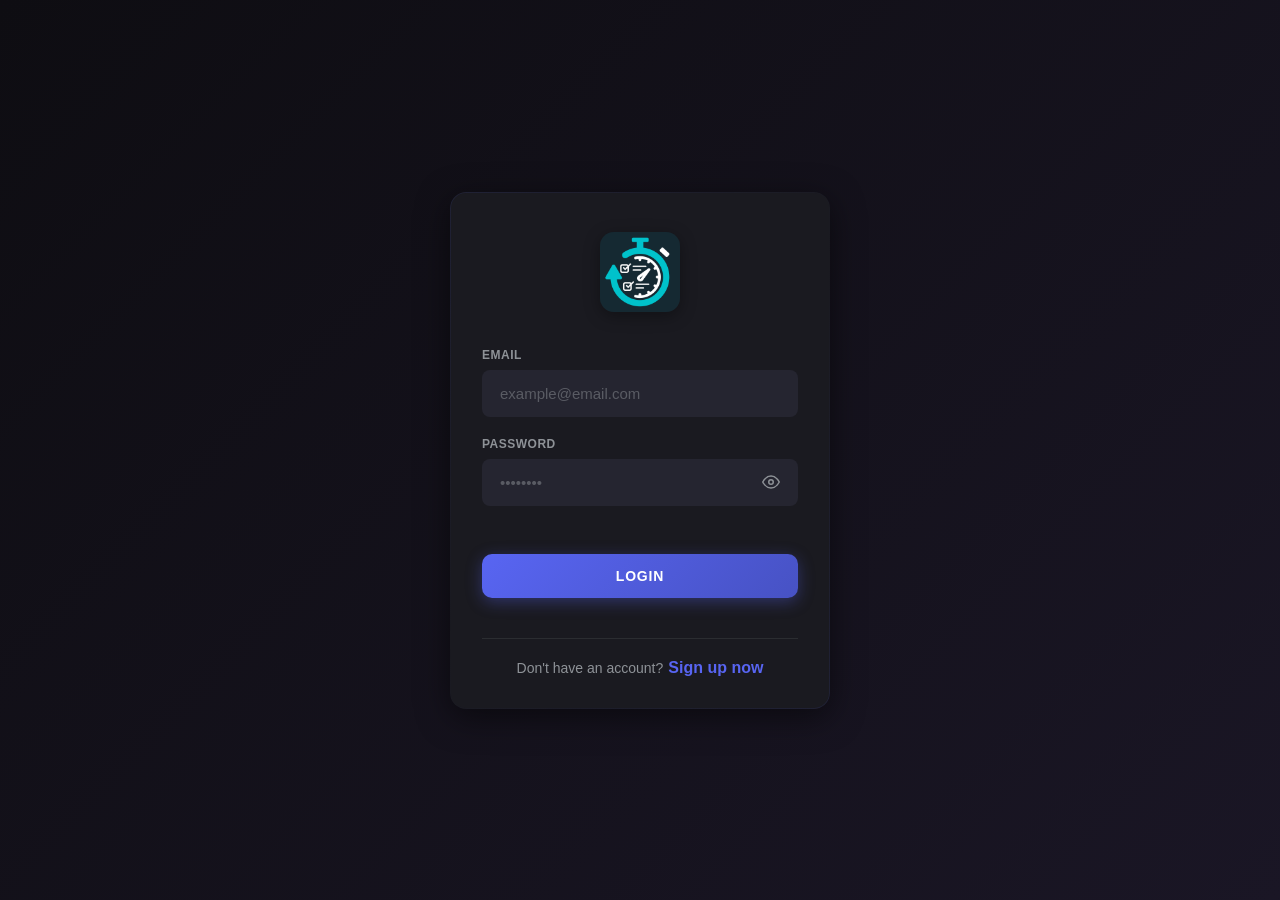
<file: pages/login.html>
<!DOCTYPE html>
<html lang="en">
    <head>
        <meta charset="UTF-8">
        <meta name="viewport" content="width=device-width, initial-scale=1.0">
        <title>Login - Manask</title>
        <link rel="icon" href="../img/logo_web_v2.png" type="image/png">
        <script type="module" src='../utils.js'></script>
        <link rel="stylesheet" href="../css/account/login.css" />
        <script type="module" src="../js/acconut/login.js" defer></script>
    </head>
    <body>
        <div class="container">
            <div class="logo-wrapper">
                <img class="logo" src="../img/logo_web.png" alt="Logo">
            </div>
            
            <div class="user-email">
                <label for="email-input" data-i18n="login.label.email">EMAIL</label>
                <input type="email" id="email-input" placeholder="example@email.com" class="modal-input" autocomplete="email" data-i18n-placeholder="login.placeholder.email">
            </div>
            
            <div class="user-password">
                <label for="password-input" data-i18n="login.label.password">PASSWORD</label>
                <div class="password-field">
                    <input type="password" id="password-input" placeholder="••••••••" class="modal-input" autocomplete="current-password" data-i18n-placeholder="login.placeholder.password">
                    <button type="button" class="toggle-password" tabindex="-1">
                        <svg class="eye-icon" width="18" height="18" viewBox="0 0 24 24" fill="none" stroke="currentColor" stroke-width="2">
                            <path d="M1 12s4-8 11-8 11 8 11 8-4 8-11 8-11-8-11-8z"></path>
                            <circle cx="12" cy="12" r="3"></circle>
                        </svg>
                    </button>
                </div>
            </div>
            
            <p class="login" data-i18n="login.button.login">LOGIN</p>
            <p class="warning"></p>
            
            <a href="./signup.html">
                <span class="signup" data-i18n="login.signup.prompt">Don't have an account?</span>
                <span class="signup-btn" data-i18n="login.signup.link">Sign up now</span>
            </a>
        </div>
    </body>
</html>
</file>
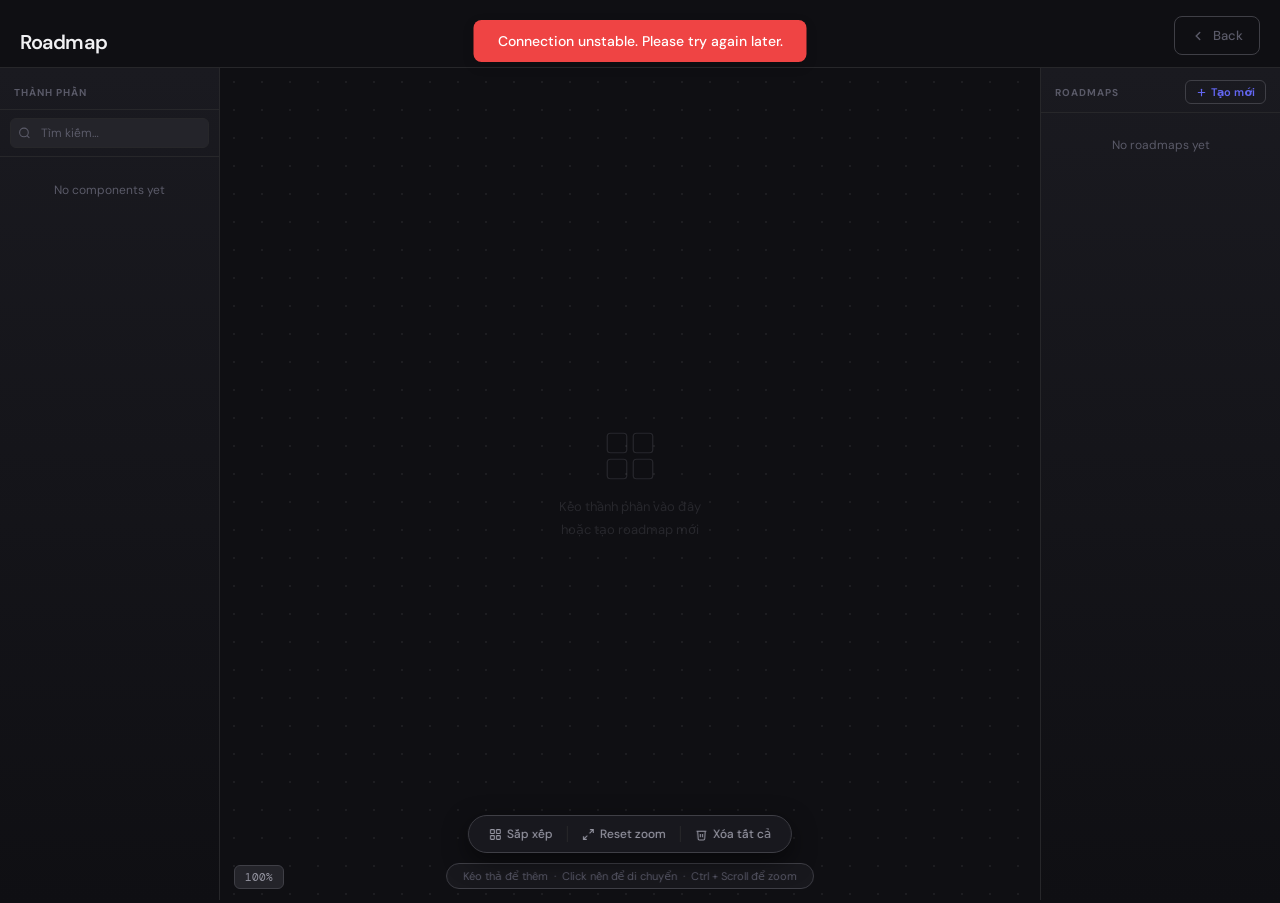
<file: pages/roadmap.html>
<!DOCTYPE html>
<html lang="vi">
<head>
    <meta charset="UTF-8">
    <meta name="viewport" content="width=device-width, initial-scale=1.0">
    <title>Roadmap — Manask</title>
    <link rel="icon" href="../img/logo_web_v2.png" type="image/png">

    <!-- Shared design tokens (same as statistics/pomodoro) -->
    <link href="https://fonts.googleapis.com/css2?family=DM+Sans:wght@300;400;500;600;700;800&family=DM+Mono:wght@400;500&display=swap" rel="stylesheet">
    <link rel="stylesheet" href="../css/base.css">
    <!-- Roadmap-specific styles (includes all needed sidebar item styles) -->
    <link rel="stylesheet" href="../css/roadmap.css">

    <script type="module" src="../js/roadmap.js" defer></script>
</head>
<body>

    <!-- ── PAGE HEADER (same pattern as statistics) ────────────── -->
    <div class="rm-page-header">
        <div class="rm-page-title">
            Roadmap
            <span class="rm-save-dot" id="rm-save-dot"></span>
            <span class="rm-save-label" id="rm-save-label"></span>
        </div>

        <a href="../index.html" class="close-btn" aria-label="Quay lại trang chủ">
            <svg width="14" height="14" viewBox="0 0 24 24" fill="none"
                 stroke="currentColor" stroke-width="2.5" stroke-linecap="round">
                <polyline points="15 18 9 12 15 6"/>
            </svg>
            <span data-i18n="roadmap.back">Quay lại</span>
        </a>
    </div>

    <!-- ── MAIN APP ────────────────────────────────────────────── -->
    <div id="rm-app">

        <!-- LEFT SIDEBAR: Item tree (read-only, drag-to-canvas) -->
        <aside id="sb-left">
            <div class="sb-head">
                <span class="sb-head-title">Thành phần</span>
            </div>
            <div class="sb-search-wrap">
                <svg class="sb-search-icon" viewBox="0 0 24 24" fill="none"
                     stroke="currentColor" stroke-width="2">
                    <circle cx="11" cy="11" r="8"/>
                    <line x1="21" y1="21" x2="16.65" y2="16.65"/>
                </svg>
                <input id="sb-search" class="sb-search-input" placeholder="Tìm kiếm…" autocomplete="off">
            </div>
            <!-- Reuse sidebar-nav structure from home (CSS classes identical) -->
            <div class="sidebar-nav rm-sidebar-nav">
                <div class="folder-container">
                    <ul class="list-wrapper" id="rm-item-list"></ul>
                </div>
            </div>
        </aside>

        <!-- CANVAS -->
        <main id="rm-main">
            <div id="cw">
                <div id="canvas-transform">
                    <svg id="edge-svg">
                        <defs id="svg-defs"></defs>
                        <g id="edge-g"></g>
                        <path id="prev-path" d="" stroke="var(--accent-primary)"
                              stroke-width="1.5" stroke-dasharray="5,3"
                              fill="none" opacity=".6" pointer-events="none"/>
                    </svg>
                    <div id="cnv"></div>
                </div>

                <!-- Empty state -->
                <div id="empty-state">
                    <svg viewBox="0 0 64 64" fill="none">
                        <rect x="4"  y="4"  width="24" height="24" rx="4"
                              stroke="currentColor" stroke-width="1.5"/>
                        <rect x="36" y="4"  width="24" height="24" rx="4"
                              stroke="currentColor" stroke-width="1.5"/>
                        <rect x="4"  y="36" width="24" height="24" rx="4"
                              stroke="currentColor" stroke-width="1.5"/>
                        <rect x="36" y="36" width="24" height="24" rx="4"
                              stroke="currentColor" stroke-width="1.5"/>
                    </svg>
                    <p>Kéo thành phần vào đây<br>hoặc tạo roadmap mới</p>
                </div>

                <!-- Zoom badge -->
                <div id="zoom-badge">100%</div>

                <!-- Hint bar -->
                <div id="hint-bar">
                    Kéo thả để thêm &nbsp;·&nbsp; Click nền để di chuyển &nbsp;·&nbsp; Ctrl + Scroll để zoom
                </div>

                <!-- Mini toolbar -->
                <div id="mini-toolbar">
                    <button class="mt-btn" id="mt-layout">
                        <svg viewBox="0 0 24 24" fill="none" stroke="currentColor" stroke-width="2">
                            <rect x="3"  y="3"  width="7" height="7" rx="1"/>
                            <rect x="14" y="3"  width="7" height="7" rx="1"/>
                            <rect x="3"  y="14" width="7" height="7" rx="1"/>
                            <rect x="14" y="14" width="7" height="7" rx="1"/>
                        </svg>
                        <span>Sắp xếp</span>
                    </button>
                    <div class="mt-sep"></div>
                    <button class="mt-btn" id="mt-zoom-reset">
                        <svg viewBox="0 0 24 24" fill="none" stroke="currentColor" stroke-width="2">
                            <path d="M15 3h6v6M9 21H3v-6M21 3l-7 7M3 21l7-7"/>
                        </svg>
                        <span>Reset zoom</span>
                    </button>
                    <div class="mt-sep"></div>
                    <button class="mt-btn mt-btn--danger" id="mt-clear">
                        <svg viewBox="0 0 24 24" fill="none" stroke="currentColor" stroke-width="2">
                            <polyline points="3 6 5 6 21 6"/>
                            <path d="M19 6l-1 14a2 2 0 0 1-2 2H8a2 2 0 0 1-2-2L5 6"/>
                            <path d="M10 11v6M14 11v6"/>
                        </svg>
                        <span>Xóa tất cả</span>
                    </button>
                </div>
            </div>
        </main>

        <!-- RIGHT SIDEBAR: Saved roadmaps -->
        <aside id="sb-right">
            <div class="sb-head sb-head--between">
                <span class="sb-head-title">Roadmaps</span>
                <button id="btn-new-rm" class="btn-new-rm" title="Tạo roadmap mới">
                    <svg viewBox="0 0 24 24" fill="none" stroke="currentColor" stroke-width="2.5"
                         stroke-linecap="round">
                        <line x1="12" y1="5" x2="12" y2="19"/>
                        <line x1="5"  y1="12" x2="19" y2="12"/>
                    </svg>
                    Tạo mới
                </button>
            </div>
            <div class="sb-body" id="sb-right-body">
                <!-- rendered by JS -->
            </div>
        </aside>

    </div><!-- /#rm-app -->

    <!-- ── MOBILE BOTTOM BAR (inside body, outside #rm-app) ─────── -->
    <div id="rm-mobile-bar">
        <!-- Toggle left sidebar -->
        <button class="mob-tog" id="mob-btn-left" aria-label="Thành phần">
            <svg viewBox="0 0 24 24" fill="none" stroke="currentColor" stroke-width="1.8"
                 stroke-linecap="round" stroke-linejoin="round">
                <rect x="3" y="3" width="7" height="7" rx="1"/>
                <rect x="14" y="3" width="7" height="7" rx="1"/>
                <rect x="3" y="14" width="7" height="7" rx="1"/>
                <rect x="14" y="14" width="7" height="7" rx="1"/>
            </svg>
            <span data-i18n="roadmap.mob_components">Thành phần</span>
        </button>

        <!-- Toggle right sidebar -->
        <button class="mob-tog" id="mob-btn-right" aria-label="Roadmaps">
            <svg viewBox="0 0 24 24" fill="none" stroke="currentColor" stroke-width="1.8"
                 stroke-linecap="round" stroke-linejoin="round">
                <path d="M14 2H6a2 2 0 0 0-2 2v16a2 2 0 0 0 2 2h12a2 2 0 0 0 2-2V8z"/>
                <polyline points="14 2 14 8 20 8"/>
                <line x1="9" y1="13" x2="15" y2="13"/>
                <line x1="9" y1="17" x2="12" y2="17"/>
            </svg>
            <span data-i18n="roadmap.mob_roadmaps">Roadmaps</span>
        </button>
    </div>

    <!-- ── EDGE EDIT POPUP ─────────────────────────────────────── -->
    <div id="edge-popup">
        <button class="ep-close" id="ep-close" aria-label="Đóng">
            <svg viewBox="0 0 24 24" fill="none" stroke="currentColor" stroke-width="2.5"
                 stroke-linecap="round">
                <line x1="18" y1="6" x2="6" y2="18"/>
                <line x1="6"  y1="6" x2="18" y2="18"/>
            </svg>
        </button>
        <h4 class="ep-title">Chỉnh sửa kết nối</h4>

        <div class="ep-row">
            <span class="ep-label">Mũi tên</span>
            <div class="ep-btns">
                <button class="ep-b" id="epa-none" title="Không mũi tên">
                    <svg viewBox="0 0 28 8" fill="none" stroke="currentColor" stroke-width="2">
                        <line x1="0" y1="4" x2="28" y2="4"/>
                    </svg>
                </button>
                <button class="ep-b" id="epa-one" title="Một chiều">
                    <svg viewBox="0 0 28 10" fill="none" stroke="currentColor"
                         stroke-width="2" stroke-linecap="round">
                        <line x1="0" y1="5" x2="22" y2="5"/>
                        <polyline points="16,1 22,5 16,9"/>
                    </svg>
                </button>
                <button class="ep-b" id="epa-two" title="Hai chiều">
                    <svg viewBox="0 0 28 10" fill="none" stroke="currentColor"
                         stroke-width="2" stroke-linecap="round">
                        <line x1="6" y1="5" x2="22" y2="5"/>
                        <polyline points="12,1 6,5 12,9"/>
                        <polyline points="16,1 22,5 16,9"/>
                    </svg>
                </button>
            </div>
        </div>

        <div class="ep-row">
            <span class="ep-label">Kiểu đường</span>
            <div class="ep-btns">
                <button class="ep-b" id="eps-solid" title="Liền">
                    <svg viewBox="0 0 28 8" fill="none" stroke="currentColor" stroke-width="2">
                        <line x1="0" y1="4" x2="28" y2="4"/>
                    </svg>
                </button>
                <button class="ep-b" id="eps-dashed" title="Nét đứt">
                    <svg viewBox="0 0 28 8" fill="none" stroke="currentColor"
                         stroke-width="2" stroke-dasharray="5,3">
                        <line x1="0" y1="4" x2="28" y2="4"/>
                    </svg>
                </button>
                <button class="ep-b" id="eps-dotted" title="Chấm chấm">
                    <svg viewBox="0 0 28 8" fill="none" stroke="currentColor"
                         stroke-width="2" stroke-dasharray="1,4" stroke-linecap="round">
                        <line x1="0" y1="4" x2="28" y2="4"/>
                    </svg>
                </button>
                <button class="ep-b" id="eps-faded" title="Mờ">
                    <svg viewBox="0 0 28 8" fill="none" stroke="currentColor"
                         stroke-width="2" opacity="0.3">
                        <line x1="0" y1="4" x2="28" y2="4"/>
                    </svg>
                </button>
            </div>
        </div>

        <div class="ep-row ep-row--label">
            <span class="ep-label">Tên</span>
            <input class="ep-input" id="ep-label-input" placeholder="(bỏ trống)">
        </div>

        <button class="ep-del" id="ep-del">
            <svg viewBox="0 0 24 24" fill="none" stroke="currentColor" stroke-width="2">
                <polyline points="3 6 5 6 21 6"/>
                <path d="M19 6l-1 14a2 2 0 0 1-2 2H8a2 2 0 0 1-2-2L5 6"/>
                <path d="M10 11v6M14 11v6"/>
            </svg>
            Xóa kết nối này
        </button>
    </div>

</body>
</html>
</file>
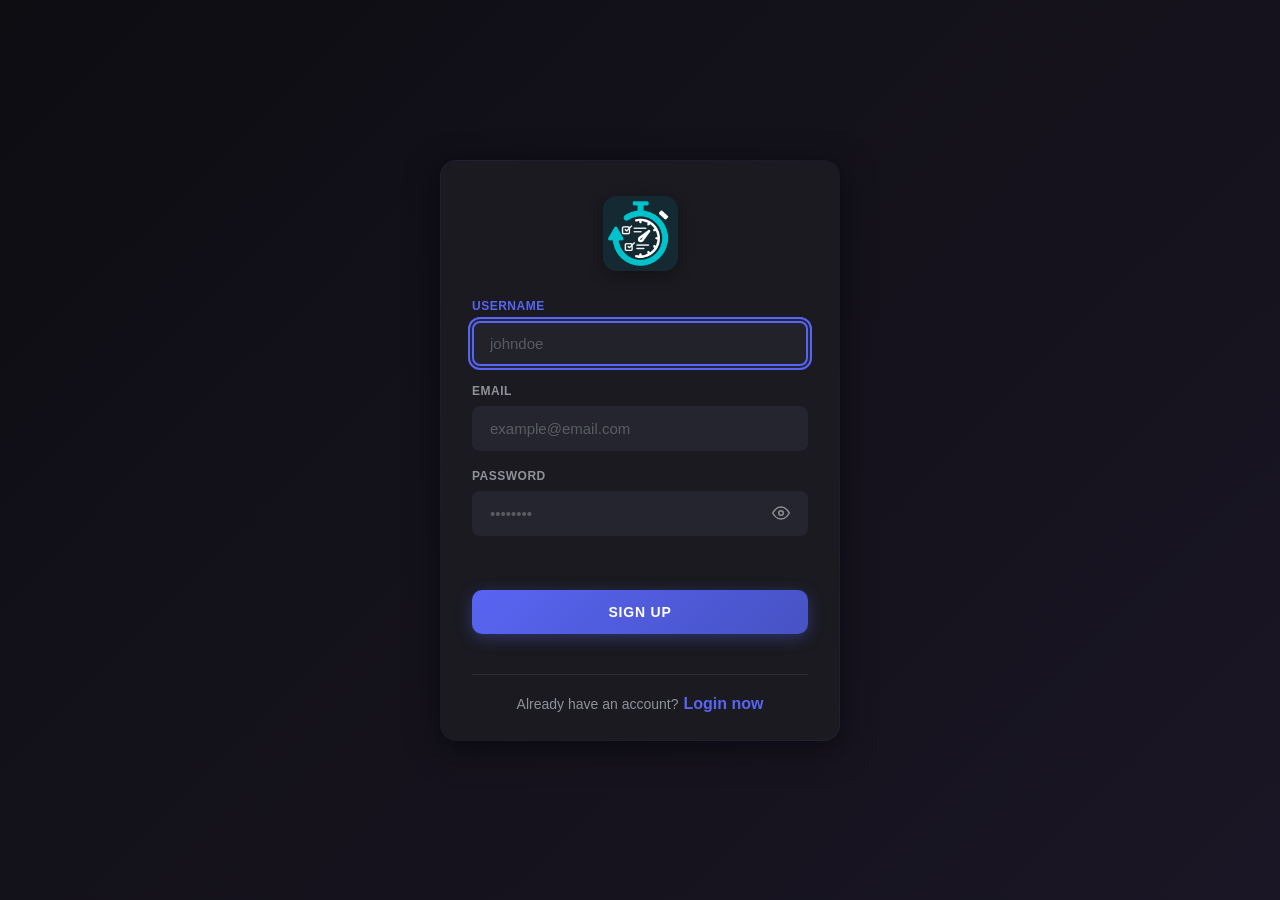
<file: pages/signup.html>
<!DOCTYPE html>
<html lang="en">
    <head>
        <meta charset="UTF-8">
        <meta name="viewport" content="width=device-width, initial-scale=1.0">
        <title>Sign Up - Manask</title>
        <link rel="icon" href="../img/logo_web_v2.png" type="image/png">
        <script type="module" src='../utils.js'></script>
        <link rel="stylesheet" href="../css/account/signup.css" />
        <script type="module" src="../js/acconut/signup.js" defer></script>
    </head>
    <body>
        <div class="container">
            <div class="logo-wrapper">
                <img class="logo" src="../img/logo_web.png" alt="Logo">
            </div>
            
            <div class="form-wrapper">
                <form class="user-name">
                    <label for="name-input" data-i18n="signup.label.username">USERNAME</label>
                    <input 
                        type="text" 
                        id="name-input" 
                        placeholder="johndoe" 
                        class="modal-input"
                        autocomplete="username"
                        minlength="3"
                        maxlength="30"
                        data-i18n-placeholder="signup.placeholder.username"
                    >
                </form>
                
                <form class="user-email">
                    <label for="email-input" data-i18n="signup.label.email">EMAIL</label>
                    <input 
                        type="email" 
                        id="email-input" 
                        placeholder="example@email.com" 
                        class="modal-input"
                        autocomplete="email"
                        data-i18n-placeholder="signup.placeholder.email"
                    >
                </form>
                
                <form class="user-password">
                    <label for="password-input" data-i18n="signup.label.password">PASSWORD</label>
                    <div class="password-field">
                        <input 
                            type="password" 
                            id="password-input" 
                            placeholder="••••••••" 
                            class="modal-input"
                            autocomplete="new-password"
                            minlength="6"
                            data-i18n-placeholder="signup.placeholder.password"
                        >
                        <button type="button" class="toggle-password" tabindex="-1">
                            <svg class="eye-icon" width="18" height="18" viewBox="0 0 24 24" fill="none" stroke="currentColor" stroke-width="2">
                                <path d="M1 12s4-8 11-8 11 8 11 8-4 8-11 8-11-8-11-8z"></path>
                                <circle cx="12" cy="12" r="3"></circle>
                            </svg>
                        </button>
                    </div>
                    <div class="password-strength">
                        <div class="strength-bar">
                            <div class="strength-fill"></div>
                        </div>
                        <span class="strength-text"></span>
                    </div>
                </form>
            </div>
            
            <p class="signup" data-i18n="signup.button.signup">SIGN UP</p>
            <p class="warning"></p>
            
            <a href="./login.html">
                <span class="login" data-i18n="signup.login.prompt">Already have an account?</span>
                <span class="login-btn" data-i18n="signup.login.link">Login now</span>
            </a>
        </div>
    </body>
</html>
</file>
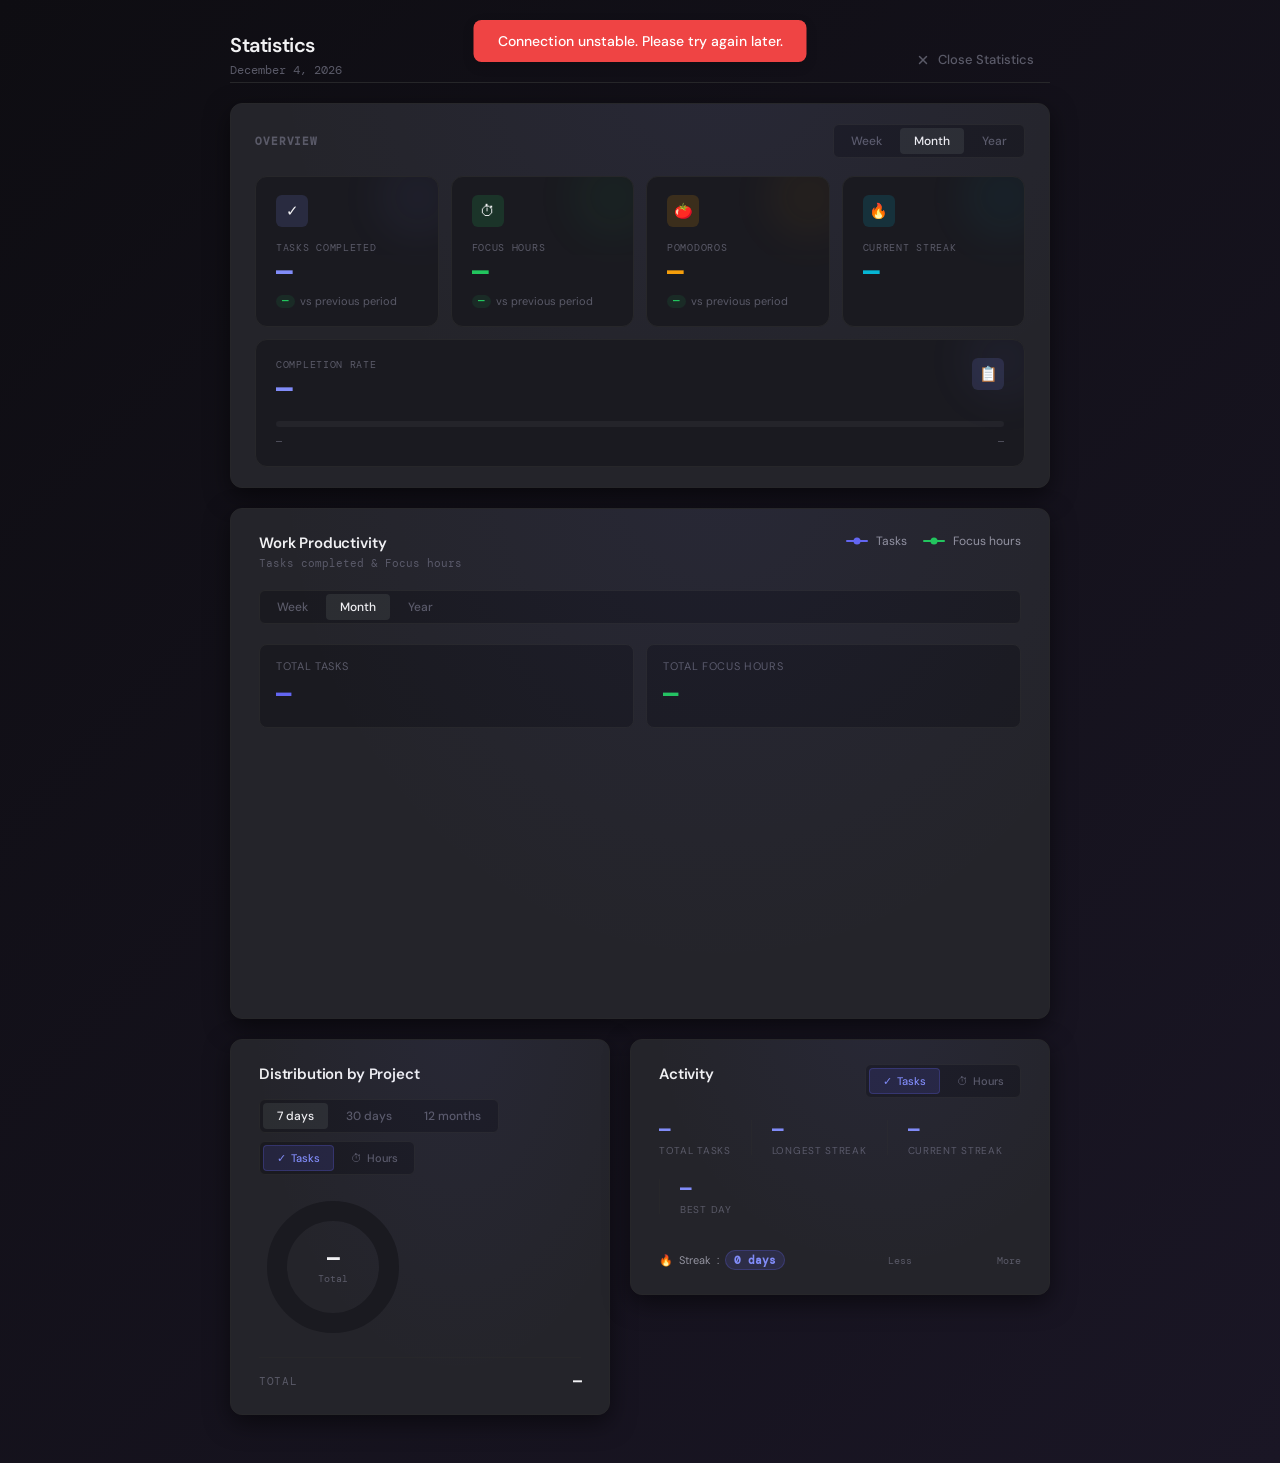
<file: pages/statistics.html>
<!DOCTYPE html>
<html lang="en">
<head>
<meta charset="UTF-8">
<meta name="viewport" content="width=device-width, initial-scale=1.0">
<title>Statistics - Manask</title>
<link rel="icon" href="../img/logo_web_v2.png" type="image/png">
<link href="https://fonts.googleapis.com/css2?family=DM+Sans:wght@300;400;500;600&family=DM+Mono:wght@400;500&display=swap" rel="stylesheet">
<link rel="stylesheet" href="../css/base.css">
<link rel="stylesheet" href="../css/statistics/summary.css">
<link rel="stylesheet" href="../css/statistics/line_chart.css">
<link rel="stylesheet" href="../css/statistics/donut_chart.css">
<link rel="stylesheet" href="../css/statistics/heatmap.css">
</head>
<body>

<div class="page">

  <!-- ── Page header ── -->
  <div class="page-header">
    <div>
      <div class="page-title" data-i18n="statistics.page.title">Statistics</div>
      <div class="page-subtitle" id="pageDate"></div>
    </div>
    <button class="close-btn">
      <svg width="14" height="14" viewBox="0 0 24 24" fill="none" stroke="currentColor" stroke-width="2.5" stroke-linecap="round">
        <line x1="18" y1="6" x2="6" y2="18"/>
        <line x1="6" y1="6" x2="18" y2="18"/>
      </svg>
      <span data-i18n="statistics.page.close">Close Statistics</span>
    </button>
  </div>

  <!-- SECTION 1 — Summary cards -->
  <div class="card">
    <div class="summary-section">
      <div class="summary-header">
        <span class="section-label" data-i18n="statistics.summary.overview">Overview</span>
        <div class="period-tabs">
          <button class="period-tab summary-period-tab" onclick="setSummaryPeriod('week',this)" data-i18n="statistics.period.week">Week</button>
          <button class="period-tab summary-period-tab active" onclick="setSummaryPeriod('month',this)" data-i18n="statistics.period.month">Month</button>
          <button class="period-tab summary-period-tab" onclick="setSummaryPeriod('year',this)" data-i18n="statistics.period.year">Year</button>
        </div>
      </div>

      <div class="cards-grid">

        <div class="stat-card" style="--c:#818cf8">
          <div class="stat-card-icon">✓</div>
          <div class="stat-card-label" data-i18n="statistics.summary.tasksCompleted">Tasks completed</div>
          <div class="stat-card-value" id="sumValTasks">—</div>
          <div class="stat-card-footer">
            <span class="delta up" id="sumDeltaTasks">—</span>
            <span data-i18n="statistics.summary.vsPrevious">vs previous period</span>
          </div>
          <svg class="sparkline" viewBox="0 0 100 40" preserveAspectRatio="none">
            <defs>
              <linearGradient id="sg1" x1="0" y1="0" x2="0" y2="1">
                <stop offset="0%" stop-color="#818cf8"/>
                <stop offset="100%" stop-color="#818cf8" stop-opacity="0"/>
              </linearGradient>
            </defs>
            <path class="area" style="fill:url(#sg1)" id="sparkTasksArea"/>
            <path id="sparkTasksLine" style="stroke:#818cf8"/>
          </svg>
        </div>

        <div class="stat-card" style="--c:#22c55e">
          <div class="stat-card-icon">⏱</div>
          <div class="stat-card-label" data-i18n="statistics.summary.focusHours">Focus hours</div>
          <div class="stat-card-value" id="sumValFocus">—</div>
          <div class="stat-card-footer">
            <span class="delta up" id="sumDeltaFocus">—</span>
            <span data-i18n="statistics.summary.vsPrevious">vs previous period</span>
          </div>
          <svg class="sparkline" viewBox="0 0 100 40" preserveAspectRatio="none">
            <defs>
              <linearGradient id="sg2" x1="0" y1="0" x2="0" y2="1">
                <stop offset="0%" stop-color="#22c55e"/>
                <stop offset="100%" stop-color="#22c55e" stop-opacity="0"/>
              </linearGradient>
            </defs>
            <path class="area" style="fill:url(#sg2)" id="sparkFocusArea"/>
            <path id="sparkFocusLine" style="stroke:#22c55e"/>
          </svg>
        </div>

        <div class="stat-card" style="--c:#f59e0b">
          <div class="stat-card-icon">🍅</div>
          <div class="stat-card-label" data-i18n="statistics.summary.pomodoros">Pomodoros</div>
          <div class="stat-card-value" id="sumValPomo">—</div>
          <div class="stat-card-footer">
            <span class="delta up" id="sumDeltaPomo">—</span>
            <span data-i18n="statistics.summary.vsPrevious">vs previous period</span>
          </div>
          <svg class="sparkline" viewBox="0 0 100 40" preserveAspectRatio="none">
            <defs>
              <linearGradient id="sg3" x1="0" y1="0" x2="0" y2="1">
                <stop offset="0%" stop-color="#f59e0b"/>
                <stop offset="100%" stop-color="#f59e0b" stop-opacity="0"/>
              </linearGradient>
            </defs>
            <path class="area" style="fill:url(#sg3)" id="sparkPomoArea"/>
            <path id="sparkPomoLine" style="stroke:#f59e0b"/>
          </svg>
        </div>

        <div class="stat-card" style="--c:#06b6d4">
          <div class="stat-card-icon">🔥</div>
          <div class="stat-card-label" data-i18n="statistics.summary.currentStreak">Current streak</div>
          <div class="stat-card-value" id="sumValStreak">—</div>
          <div class="stat-card-footer" id="sumFooterStreak"></div>
        </div>

        <div class="stat-card stat-card-wide" style="--c:#818cf8">
          <div style="display:flex;align-items:flex-start;justify-content:space-between">
            <div>
              <div class="stat-card-label" data-i18n="statistics.summary.completionRate">Completion rate</div>
              <div class="stat-card-value" id="sumValRate">—</div>
            </div>
            <div class="stat-card-icon" style="margin-bottom:0">📋</div>
          </div>
          <div class="rate-bar-bg">
            <div class="rate-bar-fill" id="sumRateBar" style="width:0%"></div>
          </div>
          <div class="rate-detail">
            <span id="sumRateCreated">—</span>
            <span id="sumRateDone">—</span>
          </div>
        </div>
      </div>
    </div>
  </div>

  <!-- SECTION 2 — Line chart -->
  <div class="card">
    <div class="line-section">
      <div class="line-header">
        <div>
          <div class="line-title" data-i18n="statistics.line.title">Work Productivity</div>
          <div class="line-subtitle" data-i18n="statistics.line.subtitle">Tasks completed &amp; Focus hours</div>
        </div>
        <div class="line-legend">
          <div class="line-legend-item"><div class="legend-line tasks"></div><span data-i18n="statistics.common.tasks">Tasks</span></div>
          <div class="line-legend-item"><div class="legend-line focus"></div><span data-i18n="statistics.common.focusHours">Focus hours</span></div>
        </div>
      </div>

      <div class="period-tabs" style="margin-bottom:20px">
        <button class="period-tab lc-period-tab" onclick="switchLcPeriod('week',this)" data-i18n="statistics.period.week">Week</button>
        <button class="period-tab lc-period-tab active" onclick="switchLcPeriod('month',this)" data-i18n="statistics.period.month">Month</button>
        <button class="period-tab lc-period-tab" onclick="switchLcPeriod('year',this)" data-i18n="statistics.period.year">Year</button>
      </div>

      <div class="line-stats-row">
        <div class="line-stat-box">
          <div class="line-stat-label" data-i18n="statistics.line.totalTasks">Total tasks</div>
          <div class="line-stat-value tasks-val" id="lcTotalTasks">—</div>
          <div class="line-stat-trend" id="lcTrendTasks"></div>
        </div>
        <div class="line-stat-box">
          <div class="line-stat-label" data-i18n="statistics.line.totalFocusHours">Total focus hours</div>
          <div class="line-stat-value focus-val" id="lcTotalFocus">—</div>
          <div class="line-stat-trend" id="lcTrendFocus"></div>
        </div>
      </div>

      <div class="chart-wrap">
        <div class="chart-inner">
          <div class="y-axis-left" id="lcYAxisLeft"></div>
          <div class="svg-wrap" id="lcSvgWrap">
            <svg class="line-chart" id="lcSvg" viewBox="0 0 600 220">
              <defs>
                <linearGradient id="gradT" x1="0" y1="0" x2="0" y2="1">
                  <stop offset="0%" stop-color="#6366f1"/>
                  <stop offset="100%" stop-color="#6366f1" stop-opacity="0"/>
                </linearGradient>
                <linearGradient id="gradF" x1="0" y1="0" x2="0" y2="1">
                  <stop offset="0%" stop-color="#22c55e"/>
                  <stop offset="100%" stop-color="#22c55e" stop-opacity="0"/>
                </linearGradient>
              </defs>
              <g id="lcGrid"></g>
              <path id="lcAreaT" class="area-tasks"/>
              <path id="lcAreaF" class="area-focus"/>
              <path id="lcLineT" class="line-path line-tasks"/>
              <path id="lcLineF" class="line-path line-focus"/>
              <line id="lcCross" class="crosshair" y1="0" y2="220"/>
              <g id="lcRings"></g>
              <g id="lcDots"></g>
              <g id="lcHits"></g>
            </svg>
            <div class="line-tooltip" id="lcTooltip">
              <div class="tt-label" id="lcTtLabel"></div>
              <div class="tt-row">
                <div class="tt-dot" style="background:#6366f1"></div>
                <span data-i18n="statistics.common.tasks">Tasks</span>
                <span class="tt-val" id="lcTtTasks"></span>
              </div>
              <div class="tt-row">
                <div class="tt-dot" style="background:#22c55e"></div>
                <span data-i18n="statistics.common.focus">Focus</span>
                <span class="tt-val" id="lcTtFocus"></span>
              </div>
            </div>
          </div>
          <div class="y-axis-right" id="lcYAxisRight"></div>
        </div>
      </div>
    </div>
  </div>

  <!-- SECTION 3 — Donut + Heatmap -->
  <div class="bottom-row">

    <!-- Donut -->
    <div class="card">
      <div class="donut-section">
        <div class="donut-header">
          <div>
            <div class="donut-title" data-i18n="statistics.donut.title">Distribution by Project</div>
            <div class="donut-subtitle" id="donutSubtitle"></div>
          </div>
          <div class="donut-controls">
            <div class="period-tabs">
              <button class="period-tab donut-period-tab" onclick="setDonutPeriod('week',this)" data-i18n="statistics.donut.period.week">7 days</button>
              <button class="period-tab donut-period-tab" onclick="setDonutPeriod('month',this)" data-i18n="statistics.donut.period.month">30 days</button>
              <button class="period-tab donut-period-tab" onclick="setDonutPeriod('year',this)" data-i18n="statistics.donut.period.year">12 months</button>
            </div>
            <div class="donut-metric-row">
              <button class="metric-btn active-tasks" id="donutBtnTasks" onclick="setDonutMetric('tasks',this)">
                <span>✓</span> <span data-i18n="statistics.common.tasks">Tasks</span>
              </button>
              <button class="metric-btn" id="donutBtnFocus" onclick="setDonutMetric('focus',this)">
                <span>⏱</span> <span data-i18n="statistics.common.hours">Hours</span>
              </button>
            </div>
          </div>
        </div>

        <div class="donut-chart-area">
          <div class="donut-wrapper">
            <svg class="donut-svg" id="donutSvg" viewBox="0 0 148 148">
              <circle class="donut-track" cx="74" cy="74" r="56"/>
            </svg>
            <div class="donut-center">
              <div class="donut-center-value" id="donutCenterValue">—</div>
              <div class="donut-center-label" id="donutCenterLabel" data-i18n="statistics.donut.total">Total</div>
            </div>
          </div>
          <div class="donut-legend" id="donutLegend"></div>
        </div>

        <div class="donut-footer">
          <div class="donut-footer-label" data-i18n="statistics.donut.total">Total</div>
          <div class="donut-footer-value" id="donutFooterValue">—</div>
        </div>
      </div>
    </div>

    <!-- Heatmap -->
    <div class="card">
      <div class="heatmap-section">
        <div class="heatmap-header">
          <div>
            <div class="heatmap-title" data-i18n="statistics.heatmap.title">Activity</div>
            <div class="heatmap-subtitle" id="hmSubtitle"></div>
          </div>
          <div class="hm-metric-row">
            <button class="hm-metric-btn active-tasks" id="hmBtnTasks" onclick="setHmMetric('tasks',this)">✓ <span data-i18n="statistics.common.tasks">Tasks</span></button>
            <button class="hm-metric-btn" id="hmBtnFocus" onclick="setHmMetric('focus',this)">⏱ <span data-i18n="statistics.common.hours">Hours</span></button>
          </div>
        </div>

        <div class="heatmap-stats-strip">
          <div class="hm-stat">
            <div class="hm-stat-val tasks-col" id="hmStatTotal">—</div>
            <div class="hm-stat-lbl" id="hmStatTotalLbl" data-i18n="statistics.heatmap.totalTasks">Total tasks</div>
          </div>
          <div class="hm-stat-divider"></div>
          <div class="hm-stat">
            <div class="hm-stat-val tasks-col" id="hmStatLongest">—</div>
            <div class="hm-stat-lbl" data-i18n="statistics.heatmap.longestStreak">Longest streak</div>
          </div>
          <div class="hm-stat-divider"></div>
          <div class="hm-stat">
            <div class="hm-stat-val tasks-col" id="hmStatCurrent">—</div>
            <div class="hm-stat-lbl" data-i18n="statistics.heatmap.currentStreak">Current streak</div>
          </div>
          <div class="hm-stat-divider"></div>
          <div class="hm-stat">
            <div class="hm-stat-val tasks-col" id="hmStatBest">—</div>
            <div class="hm-stat-lbl" id="hmStatBestLbl" data-i18n="statistics.heatmap.bestDay">Best day</div>
          </div>
        </div>

        <div class="grid-outer">
          <div>
            <div class="heatmap-grid" id="hmGrid"></div>
          </div>
        </div>

        <div class="heatmap-legend-row">
          <div class="streak-info">
            🔥 <span data-i18n="statistics.heatmap.streak">Streak</span>: <span class="streak-badge" id="hmStreakBadge">0 days</span>
          </div>
          <div class="legend-scale">
            <span data-i18n="statistics.heatmap.less">Less</span>
            <div class="legend-cell" id="hmLeg0"></div>
            <div class="legend-cell" id="hmLeg1"></div>
            <div class="legend-cell" id="hmLeg2"></div>
            <div class="legend-cell" id="hmLeg3"></div>
            <div class="legend-cell" id="hmLeg4"></div>
            <span data-i18n="statistics.heatmap.more">More</span>
          </div>
        </div>
      </div>
    </div>

  </div><!-- /.bottom-row -->

</div><!-- /.page -->

<!-- Heatmap tooltip -->
<div class="hm-tooltip" id="hmTooltip">
  <div class="hm-tt-date" id="hmTtDate"></div>
  <div class="hm-tt-val"  id="hmTtVal"></div>
  <div class="hm-tt-sub"  id="hmTtSub"></div>
</div>

<script type="module">
  import { initSummary, setSummaryPeriod } from '../js/statistics/summary.js';
  import { initLineChart, switchLcPeriod } from '../js/statistics/line_chart.js';
  import { initDonut, setDonutPeriod, setDonutMetric } from '../js/statistics/donut_chart.js';
  import { initHeatmap, setHmMetric } from '../js/statistics/heatmap.js';

  const now = new Date();
  const months = ['January','February','March','April','May','June',
                  'July','August','September','October','November','December'];
  document.getElementById('pageDate').textContent =
    `${months[now.getMonth()]} ${now.getDate()}, ${now.getFullYear()}`;

  document.querySelector('.close-btn')?.addEventListener('click', () => {
      document.body.style.transition = 'opacity 0.3s';
      document.body.style.opacity = '0';
      setTimeout(() => { window.location.href = '../index.html'; }, 300);
  });

  window.setSummaryPeriod = setSummaryPeriod;
  window.switchLcPeriod   = switchLcPeriod;
  window.setDonutPeriod   = setDonutPeriod;
  window.setDonutMetric   = setDonutMetric;
  window.setHmMetric      = setHmMetric;

  await initSummary();
  await initLineChart();
  await initDonut();
  await initHeatmap();
</script>

<style>
  .bottom-row {
    display: grid;
    grid-template-columns: 380px 1fr;
    gap: 20px;
    align-items: start;
  }
  @media (max-width: 720px) {
    .bottom-row { grid-template-columns: 1fr; }
  }
</style>

</body>
</html>
</file>
<file: about/about.css>
/* ═══════════════════════════════════════
   about.css — Manask About Us
   ═══════════════════════════════════════ */

:root {
  --bg-base: #111116;
  --bg-tertiary: #24242a;
  --bg-hover: #2b2d31;
  --bg-card: #1a1a20;
  --accent-primary: #6366f1;
  --accent-hover: #7c3aed;
  --accent-danger: #ef4444;
  --accent-green: #22c55e;
  --accent-amber: #f59e0b;
  --accent-cyan: #06b6d4;
  --text-primary: #f1f1f3;
  --text-secondary: #9494a0;
  --text-tertiary: #5a5a68;
  --border-color: #27272a;
  --shadow-md: 0 4px 16px rgb(0 0 0 / 0.4);
  --shadow-lg: 0 8px 24px rgb(0 0 0 / 0.5);
  --radius-sm: 6px;
  --radius-md: 8px;
  --radius-lg: 12px;
  --font-display: 'Bricolage Grotesque', sans-serif;
  --font-body: 'DM Sans', sans-serif;
}

*, *::before, *::after { box-sizing: border-box; margin: 0; padding: 0; }

html { scroll-behavior: smooth; }

body {
  background: var(--bg-base);
  color: var(--text-primary);
  font-family: var(--font-body);
  line-height: 1.6;
  overflow-x: hidden;
}

/* ── NOISE OVERLAY ── */
body::before {
  content: '';
  position: fixed;
  inset: 0;
  background-image: url("data:image/svg+xml,%3Csvg viewBox='0 0 256 256' xmlns='http://www.w3.org/2000/svg'%3E%3Cfilter id='noise'%3E%3CfeTurbulence type='fractalNoise' baseFrequency='0.9' numOctaves='4' stitchTiles='stitch'/%3E%3C/filter%3E%3Crect width='100%25' height='100%25' filter='url(%23noise)' opacity='0.035'/%3E%3C/svg%3E");
  pointer-events: none;
  z-index: 1000;
  opacity: .45;
}

/* ── NAV ── */
nav {
  position: fixed;
  top: 0; left: 0; right: 0;
  z-index: 900;
  display: flex;
  align-items: center;
  justify-content: space-between;
  padding: 18px 48px;
  background: rgba(17,17,22,.85);
  backdrop-filter: blur(18px);
  border-bottom: 1px solid rgba(99,102,241,.1);
}

.nav-logo {
  font-family: var(--font-display);
  font-weight: 800;
  font-size: 1.35rem;
  letter-spacing: -.02em;
  color: var(--text-primary);
  text-decoration: none;
  display: flex;
  align-items: center;
  gap: 10px;
}

.nav-logo span {
  display: inline-block;
  width: 28px; height: 28px;
  background: linear-gradient(135deg, var(--accent-primary), var(--accent-hover));
  border-radius: 8px;
  position: relative;
}

.logo-web {
    width: 32px;
    height: 32px;
    min-width: 32px;
    min-height: 32px;
    border-radius: 8px;
    object-fit: cover;
    box-shadow: 0 2px 4px rgba(0, 0, 0, 0.2);
}

.nav-logo span::after {
  content: 'M';
  position: absolute;
  inset: 0;
  display: flex;
  align-items: center;
  justify-content: center;
  font-size: .85rem;
  color: #fff;
  font-weight: 800;
}

.nav-right {
  display: flex;
  align-items: center;
  gap: 24px;
}

.nav-links {
  display: flex;
  gap: 32px;
  list-style: none;
}

.nav-links a {
  color: var(--text-secondary);
  text-decoration: none;
  font-size: .9rem;
  font-weight: 500;
  transition: color .2s;
}

.nav-links a:hover, .nav-links a.active { color: var(--text-primary); }

/* Close button */
.btn-close-about {
  display: inline-flex;
  align-items: center;
  gap: 8px;
  background: var(--bg-tertiary);
  border: 1px solid var(--border-color);
  color: var(--text-secondary);
  font-family: var(--font-body);
  font-size: .85rem;
  font-weight: 500;
  padding: 7px 16px;
  border-radius: var(--radius-md);
  cursor: pointer;
  text-decoration: none;
  transition: all .2s;
}

.btn-close-about:hover {
  background: var(--bg-hover);
  border-color: rgba(99,102,241,.4);
  color: var(--text-primary);
}

.btn-close-about svg {
  width: 15px; height: 15px;
  stroke: currentColor;
  flex-shrink: 0;
}

/* ── HERO ── */
.hero {
  min-height: 100vh;
  display: flex;
  align-items: center;
  justify-content: center;
  padding: 120px 48px 80px;
  position: relative;
  overflow: hidden;
}

.orb {
  position: absolute;
  border-radius: 50%;
  filter: blur(80px);
  pointer-events: none;
}
.orb-1 {
  width: 600px; height: 600px;
  background: radial-gradient(circle, rgba(99,102,241,.18) 0%, transparent 70%);
  top: -150px; left: -100px;
  animation: drift1 12s ease-in-out infinite alternate;
}
.orb-2 {
  width: 500px; height: 500px;
  background: radial-gradient(circle, rgba(6,182,212,.12) 0%, transparent 70%);
  bottom: -100px; right: -80px;
  animation: drift2 15s ease-in-out infinite alternate;
}
.orb-3 {
  width: 300px; height: 300px;
  background: radial-gradient(circle, rgba(124,58,237,.1) 0%, transparent 70%);
  top: 40%; left: 50%;
  transform: translate(-50%,-50%);
  animation: drift3 10s ease-in-out infinite alternate;
}

@keyframes drift1 { from { transform: translate(0,0); } to { transform: translate(40px, 30px); } }
@keyframes drift2 { from { transform: translate(0,0); } to { transform: translate(-30px, -40px); } }
@keyframes drift3 { from { transform: translate(-50%,-50%) scale(1); } to { transform: translate(-50%,-50%) scale(1.15); } }

.hero-inner {
  position: relative;
  z-index: 2;
  text-align: center;
  max-width: 780px;
}

.hero-badge {
  display: inline-flex;
  align-items: center;
  gap: 8px;
  background: rgba(99,102,241,.12);
  border: 1px solid rgba(99,102,241,.3);
  color: #818cf8;
  font-size: .8rem;
  font-weight: 600;
  letter-spacing: .08em;
  text-transform: uppercase;
  padding: 6px 16px;
  border-radius: 100px;
  margin-bottom: 32px;
  animation: fadeUp .8s ease both;
}

.hero-badge::before {
  content: '';
  width: 6px; height: 6px;
  background: var(--accent-primary);
  border-radius: 50%;
  animation: pulse 2s ease infinite;
}

@keyframes pulse {
  0%, 100% { opacity: 1; transform: scale(1); }
  50% { opacity: .5; transform: scale(.8); }
}

.hero-title {
  font-family: var(--font-display);
  font-size: clamp(2.8rem, 7vw, 5.2rem);
  font-weight: 800;
  line-height: 1.05;
  letter-spacing: -.04em;
  margin-bottom: 24px;
  animation: fadeUp .8s .15s ease both;
}

.hero-title .gradient-text {
  background: linear-gradient(135deg, var(--accent-primary) 0%, var(--accent-cyan) 50%, var(--accent-hover) 100%);
  -webkit-background-clip: text;
  -webkit-text-fill-color: transparent;
  background-clip: text;
}

.hero-subtitle {
  font-size: 1.15rem;
  color: var(--text-secondary);
  max-width: 560px;
  margin: 0 auto 48px;
  font-weight: 300;
  animation: fadeUp .8s .3s ease both;
}

.hero-stats {
  display: flex;
  justify-content: center;
  gap: 48px;
  animation: fadeUp .8s .45s ease both;
}

.stat-item { text-align: center; }

.stat-number {
  font-family: var(--font-display);
  font-size: 2rem;
  font-weight: 800;
  display: block;
  background: linear-gradient(135deg, var(--accent-primary), var(--accent-cyan));
  -webkit-background-clip: text;
  -webkit-text-fill-color: transparent;
  background-clip: text;
}

.stat-label {
  font-size: .8rem;
  color: var(--text-tertiary);
  text-transform: uppercase;
  letter-spacing: .08em;
  font-weight: 500;
}

/* ── SECTIONS ── */
section { padding: 100px 48px; }

.section-tag {
  display: inline-block;
  font-size: .75rem;
  font-weight: 700;
  letter-spacing: .12em;
  text-transform: uppercase;
  color: var(--accent-primary);
  margin-bottom: 16px;
}

.section-title {
  font-family: var(--font-display);
  font-size: clamp(1.8rem, 4vw, 2.8rem);
  font-weight: 800;
  letter-spacing: -.03em;
  line-height: 1.15;
  margin-bottom: 20px;
}

.section-desc {
  color: var(--text-secondary);
  font-size: 1.05rem;
  max-width: 520px;
  font-weight: 300;
}

/* ── MISSION ── */
.mission-grid {
  display: grid;
  grid-template-columns: 1fr 1fr;
  gap: 80px;
  max-width: 1100px;
  margin: 0 auto;
  align-items: center;
}

.mission-visual { position: relative; }

.mission-card-stack {
  position: relative;
  height: 520px;
}

.mock-card {
  position: absolute;
  background: var(--bg-card);
  border: 1px solid var(--border-color);
  border-radius: var(--radius-lg);
  box-shadow: var(--shadow-lg);
  transition: transform .3s;
}

.mock-card:hover { transform: translateY(-4px) !important; }

.mock-card-1 { width: 300px; top: 0; left: 0; }
.mock-card-2 {
  width: 200px; top: 60px; right: 0;
  background: rgba(99,102,241,.07);
  border-color: rgba(99,102,241,.2);
}
.mock-card-3 { width: 300px; bottom: 0; left: 20px; }

@keyframes floatA { 0%,100% { transform: translateY(0); } 50% { transform: translateY(-10px); } }
@keyframes floatB { 0%,100% { transform: translateY(0); } 50% { transform: translateY(8px); } }
@keyframes floatC { 0%,100% { transform: translateY(0); } 50% { transform: translateY(-6px); } }

/* Task cards */
.real-task-card {
  background: var(--bg-card);
  border: 1px solid var(--border-color);
  border-radius: var(--radius-lg);
  padding: 16px;
  position: relative;
  overflow: hidden;
}

.real-task-card::before {
  content: '';
  position: absolute;
  left: 0; top: 0; bottom: 0;
  width: 4px;
  border-radius: 4px 0 0 4px;
}

.real-task-card.c-indigo::before { background: var(--accent-primary); }
.real-task-card.c-green::before  { background: var(--accent-green); }
.real-task-card.c-amber::before  { background: var(--accent-amber); }
.real-task-card.c-red::before    { background: var(--accent-danger); }
.real-task-card.c-cyan::before   { background: var(--accent-cyan); }

.task-card-header {
  display: flex;
  align-items: center;
  justify-content: space-between;
  margin-bottom: 10px;
  padding-left: 8px;
}

.task-card-name { font-weight: 700; font-size: .9rem; }

.task-badge-done {
  background: var(--accent-primary);
  color: #fff;
  font-size: .72rem;
  font-weight: 700;
  padding: 3px 10px;
  border-radius: var(--radius-sm);
}

.task-due {
  display: flex;
  align-items: center;
  gap: 6px;
  font-size: .75rem;
  color: var(--text-secondary);
  padding-left: 8px;
  margin-bottom: 10px;
}

.task-progress-wrap {
  padding-left: 8px;
  display: flex;
  align-items: center;
  gap: 10px;
}

.task-progress-bar-bg {
  flex: 1;
  height: 4px;
  background: var(--bg-hover);
  border-radius: 2px;
  overflow: hidden;
}

.task-progress-fill {
  height: 100%;
  background: linear-gradient(90deg, var(--accent-primary), #818cf8);
  border-radius: 2px;
  transition: width 1.2s ease;
}

.task-progress-pct {
  font-size: .72rem;
  color: var(--text-secondary);
  min-width: 32px;
  text-align: right;
}

/* Pomodoro circle */
.pomo-circle-wrap {
  display: flex;
  flex-direction: column;
  align-items: center;
  justify-content: center;
  gap: 16px;
}

.pomo-circle { position: relative; width: 120px; height: 120px; }
.pomo-circle svg { transform: rotate(-90deg); }
.pomo-circle-track { fill: none; stroke: var(--bg-hover); stroke-width: 6; }
.pomo-circle-fill {
  fill: none;
  stroke: var(--accent-primary);
  stroke-width: 6;
  stroke-linecap: round;
  stroke-dasharray: 345;
  stroke-dashoffset: 86;
  animation: pomoDash 3s ease-in-out infinite alternate;
}

@keyframes pomoDash {
  from { stroke-dashoffset: 250; }
  to   { stroke-dashoffset: 50; }
}

.pomo-time {
  position: absolute;
  inset: 0;
  display: flex;
  flex-direction: column;
  align-items: center;
  justify-content: center;
}

.pomo-time-num {
  font-family: var(--font-display);
  font-size: 1.5rem;
  font-weight: 800;
  color: var(--text-primary);
}

.pomo-time-label {
  font-size: .6rem;
  color: var(--text-tertiary);
  letter-spacing: .1em;
  text-transform: uppercase;
}

/* Stat mini cards */
.stat-cards-row {
  display: grid;
  grid-template-columns: repeat(2, 1fr);
  gap: 10px;
  margin-bottom: 12px;
}

.stat-mini-card {
  background: var(--bg-tertiary);
  border: 1px solid var(--border-color);
  border-radius: var(--radius-md);
  padding: 12px 14px;
}

.stat-mini-icon {
  width: 28px; height: 28px;
  border-radius: 6px;
  display: flex;
  align-items: center;
  justify-content: center;
  font-size: .9rem;
  margin-bottom: 8px;
}

.si-indigo { background: rgba(99,102,241,.2); }
.si-green  { background: rgba(34,197,94,.15); }
.si-amber  { background: rgba(245,158,11,.15); }
.si-red    { background: rgba(239,68,68,.15); }

.stat-mini-label {
  font-size: .6rem;
  letter-spacing: .08em;
  text-transform: uppercase;
  color: var(--text-tertiary);
  margin-bottom: 2px;
}

.stat-mini-val {
  font-family: var(--font-display);
  font-size: 1.1rem;
  font-weight: 800;
}

.sval-indigo { color: #818cf8; }
.sval-green  { color: var(--accent-green); }
.sval-amber  { color: var(--accent-amber); }
.sval-red    { color: var(--accent-danger); }

/* Heatmap mini */
.heatmap-mini {
  display: grid;
  grid-template-columns: repeat(14, 1fr);
  gap: 3px;
}

.hm-cell { aspect-ratio: 1; border-radius: 2px; background: var(--bg-hover); }
.hm-cell.l1 { background: rgba(99,102,241,.2); }
.hm-cell.l2 { background: rgba(99,102,241,.4); }
.hm-cell.l3 { background: rgba(99,102,241,.65); }
.hm-cell.l4 { background: var(--accent-primary); }

/* ── FEATURES ── */
.features-section { background: var(--bg-card); }

.features-header {
  text-align: center;
  max-width: 600px;
  margin: 0 auto 64px;
}

.features-grid {
  display: grid;
  grid-template-columns: repeat(3, 1fr);
  gap: 24px;
  max-width: 1100px;
  margin: 0 auto;
}

.feature-card {
  background: var(--bg-tertiary);
  border: 1px solid var(--border-color);
  border-radius: var(--radius-lg);
  padding: 32px;
  transition: all .3s;
  position: relative;
  overflow: hidden;
}

.feature-card::before {
  content: '';
  position: absolute;
  top: 0; left: 0; right: 0;
  height: 2px;
  opacity: 0;
  transition: opacity .3s;
}

.feature-card:hover { border-color: rgba(99,102,241,.3); transform: translateY(-4px); box-shadow: var(--shadow-lg); }
.feature-card:hover::before { opacity: 1; }

.feature-card.indigo::before { background: linear-gradient(90deg, var(--accent-primary), var(--accent-hover)); }
.feature-card.cyan::before   { background: linear-gradient(90deg, var(--accent-cyan), var(--accent-primary)); }
.feature-card.amber::before  { background: linear-gradient(90deg, var(--accent-amber), #f97316); }
.feature-card.green::before  { background: linear-gradient(90deg, var(--accent-green), var(--accent-cyan)); }
.feature-card.violet::before { background: linear-gradient(90deg, var(--accent-hover), var(--accent-primary)); }
.feature-card.red::before    { background: linear-gradient(90deg, var(--accent-danger), var(--accent-amber)); }

.feature-icon {
  width: 48px; height: 48px;
  border-radius: var(--radius-md);
  display: flex;
  align-items: center;
  justify-content: center;
  font-size: 1.4rem;
  margin-bottom: 20px;
}

.icon-indigo { background: rgba(99,102,241,.15); }
.icon-cyan   { background: rgba(6,182,212,.12); }
.icon-amber  { background: rgba(245,158,11,.12); }
.icon-green  { background: rgba(34,197,94,.12); }
.icon-violet { background: rgba(124,58,237,.15); }
.icon-red    { background: rgba(239,68,68,.12); }

.feature-title {
  font-family: var(--font-display);
  font-size: 1.05rem;
  font-weight: 700;
  margin-bottom: 10px;
}

.feature-desc {
  font-size: .9rem;
  color: var(--text-secondary);
  line-height: 1.65;
}

/* ── TEAM ── */
.team-section { max-width: 1100px; margin: 0 auto; }

.team-header { text-align: center; margin-bottom: 64px; }

.team-grid {
  display: grid;
  grid-template-columns: repeat(2, 1fr);
  gap: 32px;
  max-width: 700px;
  margin: 0 auto;
}

.team-card {
  background: var(--bg-card);
  border: 1px solid var(--border-color);
  border-radius: var(--radius-lg);
  padding: 36px 32px;
  transition: all .3s;
  text-align: center;
  position: relative;
  overflow: hidden;
}

.team-card::after {
  content: '';
  position: absolute;
  bottom: 0; left: 0; right: 0;
  height: 80px;
  background: linear-gradient(to top, rgba(99,102,241,.06), transparent);
  pointer-events: none;
}

.team-card:hover {
  border-color: rgba(99,102,241,.3);
  transform: translateY(-6px);
  box-shadow: 0 16px 40px rgba(99,102,241,.15);
}

.team-avatar {
  width: 72px; height: 72px;
  border-radius: 50%;
  background: linear-gradient(135deg, var(--accent-primary), var(--accent-hover));
  display: flex;
  align-items: center;
  justify-content: center;
  font-family: var(--font-display);
  font-size: 1.6rem;
  font-weight: 800;
  color: #fff;
  margin: 0 auto 20px;
  position: relative;
}

.team-avatar::after {
  content: '';
  position: absolute;
  inset: -3px;
  border-radius: 50%;
  background: linear-gradient(135deg, var(--accent-primary), var(--accent-cyan));
  z-index: -1;
  opacity: .4;
}

.team-name {
  font-family: var(--font-display);
  font-size: 1.15rem;
  font-weight: 700;
  margin-bottom: 6px;
}

.team-role {
  font-size: .82rem;
  font-weight: 600;
  letter-spacing: .06em;
  text-transform: uppercase;
  padding: 4px 14px;
  border-radius: 100px;
  display: inline-block;
  margin-bottom: 16px;
}

.role-frontend { background: rgba(99,102,241,.12); color: #818cf8; }
.role-backend  { background: rgba(6,182,212,.12); color: var(--accent-cyan); }

.team-bio {
  font-size: .88rem;
  color: var(--text-secondary);
  line-height: 1.6;
}

/* ── SCREEN PREVIEWS MARQUEE ── */
.screens-marquee-wrap {
  overflow: hidden;
  padding: 0 0 20px;
  -webkit-mask: linear-gradient(90deg, transparent 0%, black 10%, black 90%, transparent 100%);
  mask: linear-gradient(90deg, transparent 0%, black 10%, black 90%, transparent 100%);
}

.screens-marquee {
  display: flex;
  gap: 24px;
  width: max-content;
  animation: marqueeScroll 30s linear infinite;
}

.screens-marquee:hover { animation-play-state: paused; }

@keyframes marqueeScroll {
  from { transform: translateX(0); }
  to   { transform: translateX(-50%); }
}

.screen-preview {
  width: 340px;
  min-height: 380px;
  background: var(--bg-card);
  border: 1px solid var(--border-color);
  border-radius: var(--radius-lg);
  overflow: hidden;
  flex-shrink: 0;
  box-shadow: var(--shadow-lg);
}

/* ── COMPETITION ── */
.competition-section { background: var(--bg-card); text-align: center; }

.competition-inner { max-width: 700px; margin: 0 auto; }

.competition-logo {
  width: 80px; height: 80px;
  background: linear-gradient(135deg, #F97316, #EF4444);
  border-radius: 20px;
  margin: 0 auto 32px;
  display: flex;
  align-items: center;
  justify-content: center;
  font-family: var(--font-display);
  font-size: 1.6rem;
  font-weight: 800;
  color: #fff;
  box-shadow: 0 8px 32px rgba(249,115,22,.3);
}

.competition-quote {
  font-size: 1.2rem;
  font-weight: 300;
  color: var(--text-secondary);
  font-style: italic;
  line-height: 1.7;
  margin-bottom: 32px;
}

.competition-meta {
  display: flex;
  align-items: center;
  justify-content: center;
  gap: 24px;
  flex-wrap: wrap;
}

.comp-chip {
  display: inline-flex;
  align-items: center;
  gap: 8px;
  background: var(--bg-tertiary);
  border: 1px solid var(--border-color);
  padding: 8px 18px;
  border-radius: 100px;
  font-size: .85rem;
  color: var(--text-secondary);
}

.comp-chip span { font-weight: 600; color: var(--text-primary); }

/* ── FOOTER ── */
footer {
  border-top: 1px solid var(--border-color);
  padding: 40px 48px;
  display: flex;
  align-items: center;
  justify-content: space-between;
  color: var(--text-tertiary);
  font-size: .85rem;
}

footer strong { color: var(--text-secondary); }

/* ── ANIMATIONS ── */
@keyframes fadeUp {
  from { opacity: 0; transform: translateY(28px); }
  to   { opacity: 1; transform: translateY(0); }
}

.reveal {
  opacity: 0;
  transform: translateY(30px);
  transition: opacity .7s ease, transform .7s ease;
}

.reveal.visible { opacity: 1; transform: translateY(0); }

/* ── RESPONSIVE ── */
@media (max-width: 900px) {
  nav { padding: 16px 24px; }
  section { padding: 72px 24px; }
  .hero { padding: 100px 24px 60px; }
  .mission-grid { grid-template-columns: 1fr; gap: 48px; }
  .features-grid { grid-template-columns: 1fr; }
  .team-grid { grid-template-columns: 1fr; }
  .hero-stats { gap: 28px; }
  footer { flex-direction: column; gap: 12px; text-align: center; }
  .btn-close-about span { display: none; }
}

@media (max-width: 532px) {
  .nav-links { display: none; }
}

/* ── PROBLEM SECTION ── */
.problem-grid {
  display: grid;
  grid-template-columns: repeat(3, 1fr);
  gap: 24px;
  max-width: 1100px;
  margin: 0 auto;
}

.problem-card {
  background: var(--bg-tertiary);
  border: 1px solid var(--border-color);
  border-radius: var(--radius-lg);
  padding: 32px;
  transition: all .3s;
}

.problem-card:hover {
  transform: translateY(-4px);
  box-shadow: var(--shadow-lg);
  border-color: rgba(99,102,241,.3);
}

.problem-icon {
  width: 48px; height: 48px;
  border-radius: var(--radius-md);
  display: flex;
  align-items: center;
  justify-content: center;
  margin-bottom: 20px;
}

.problem-icon svg { width: 22px; height: 22px; }

.problem-title {
  font-family: var(--font-display);
  font-size: 1rem;
  font-weight: 700;
  margin-bottom: 10px;
  color: var(--text-primary);
}

.problem-desc {
  font-size: .9rem;
  color: var(--text-secondary);
  line-height: 1.65;
}

/* ── HOW IT WORKS ── */
.steps-grid {
  display: grid;
  grid-template-columns: repeat(4, 1fr);
  gap: 24px;
  max-width: 1100px;
  margin: 0 auto;
  position: relative;
}

.steps-grid::before {
  content: '';
  position: absolute;
  top: 28px;
  left: calc(12.5% + 12px);
  right: calc(12.5% + 12px);
  height: 1px;
  background: linear-gradient(90deg, transparent, var(--accent-primary), transparent);
  opacity: .3;
}

.step-card {
  background: var(--bg-tertiary);
  border: 1px solid var(--border-color);
  border-radius: var(--radius-lg);
  padding: 28px 24px;
  text-align: center;
  transition: all .3s;
  position: relative;
}

.step-card:hover {
  transform: translateY(-4px);
  border-color: rgba(99,102,241,.3);
  box-shadow: var(--shadow-lg);
}

.step-num {
  font-family: var(--font-display);
  font-size: 2rem;
  font-weight: 800;
  background: linear-gradient(135deg, var(--accent-primary), var(--accent-cyan));
  -webkit-background-clip: text;
  -webkit-text-fill-color: transparent;
  background-clip: text;
  margin-bottom: 16px;
  line-height: 1;
}

.step-title {
  font-family: var(--font-display);
  font-size: 1rem;
  font-weight: 700;
  margin-bottom: 10px;
  color: var(--text-primary);
}

.step-desc {
  font-size: .85rem;
  color: var(--text-secondary);
  line-height: 1.6;
}

/* ── RESPONSIVE additions ── */
@media (max-width: 900px) {
  .problem-grid { grid-template-columns: 1fr; }
  .steps-grid { grid-template-columns: 1fr 1fr; }
  .steps-grid::before { display: none; }
}

@media (max-width: 600px) {
  .steps-grid { grid-template-columns: 1fr; }
}
</file>
<file: css/about.css>
/* ═══════════════════════════════════════
   about.css — Manask About Us
   ═══════════════════════════════════════ */

:root {
  --bg-base: #111116;
  --bg-tertiary: #24242a;
  --bg-hover: #2b2d31;
  --bg-card: #1a1a20;
  --accent-primary: #6366f1;
  --accent-hover: #7c3aed;
  --accent-danger: #ef4444;
  --accent-green: #22c55e;
  --accent-amber: #f59e0b;
  --accent-cyan: #06b6d4;
  --text-primary: #f1f1f3;
  --text-secondary: #9494a0;
  --text-tertiary: #5a5a68;
  --border-color: #27272a;
  --shadow-md: 0 4px 16px rgb(0 0 0 / 0.4);
  --shadow-lg: 0 8px 24px rgb(0 0 0 / 0.5);
  --radius-sm: 6px;
  --radius-md: 8px;
  --radius-lg: 12px;
  --font-display: 'Bricolage Grotesque', sans-serif;
  --font-body: 'DM Sans', sans-serif;
}

*, *::before, *::after { box-sizing: border-box; margin: 0; padding: 0; }

html { scroll-behavior: smooth; }

body {
  background: var(--bg-base);
  color: var(--text-primary);
  font-family: var(--font-body);
  line-height: 1.6;
  overflow-x: hidden;
}

/* ── NOISE OVERLAY ── */
body::before {
  content: '';
  position: fixed;
  inset: 0;
  background-image: url("data:image/svg+xml,%3Csvg viewBox='0 0 256 256' xmlns='http://www.w3.org/2000/svg'%3E%3Cfilter id='noise'%3E%3CfeTurbulence type='fractalNoise' baseFrequency='0.9' numOctaves='4' stitchTiles='stitch'/%3E%3C/filter%3E%3Crect width='100%25' height='100%25' filter='url(%23noise)' opacity='0.035'/%3E%3C/svg%3E");
  pointer-events: none;
  z-index: 1000;
  opacity: .45;
}

/* ── NAV ── */
nav {
  position: fixed;
  top: 0; left: 0; right: 0;
  z-index: 900;
  display: flex;
  align-items: center;
  justify-content: space-between;
  padding: 18px 48px;
  background: rgba(17,17,22,.85);
  backdrop-filter: blur(18px);
  border-bottom: 1px solid rgba(99,102,241,.1);
}

.nav-logo {
  font-family: var(--font-display);
  font-weight: 800;
  font-size: 1.35rem;
  letter-spacing: -.02em;
  color: var(--text-primary);
  text-decoration: none;
  display: flex;
  align-items: center;
  gap: 10px;
}

.nav-logo span {
  display: inline-block;
  width: 28px; height: 28px;
  background: linear-gradient(135deg, var(--accent-primary), var(--accent-hover));
  border-radius: 8px;
  position: relative;
}

.logo-web {
    width: 32px;
    height: 32px;
    min-width: 32px;
    min-height: 32px;
    border-radius: 8px;
    object-fit: cover;
    box-shadow: 0 2px 4px rgba(0, 0, 0, 0.2);
}

.nav-logo span::after {
  content: 'M';
  position: absolute;
  inset: 0;
  display: flex;
  align-items: center;
  justify-content: center;
  font-size: .85rem;
  color: #fff;
  font-weight: 800;
}

.nav-right {
  display: flex;
  align-items: center;
  gap: 24px;
}

.nav-links {
  display: flex;
  gap: 32px;
  list-style: none;
}

.nav-links a {
  color: var(--text-secondary);
  text-decoration: none;
  font-size: .9rem;
  font-weight: 500;
  transition: color .2s;
}

.nav-links a:hover, .nav-links a.active { color: var(--text-primary); }

/* Close button */
.btn-close-about {
  display: inline-flex;
  align-items: center;
  gap: 8px;
  background: var(--bg-tertiary);
  border: 1px solid var(--border-color);
  color: var(--text-secondary);
  font-family: var(--font-body);
  font-size: .85rem;
  font-weight: 500;
  padding: 7px 16px;
  border-radius: var(--radius-md);
  cursor: pointer;
  text-decoration: none;
  transition: all .2s;
}

.btn-close-about:hover {
  background: var(--bg-hover);
  border-color: rgba(99,102,241,.4);
  color: var(--text-primary);
}

.btn-close-about svg {
  width: 15px; height: 15px;
  stroke: currentColor;
  flex-shrink: 0;
}

/* ── HERO ── */
.hero {
  min-height: 100vh;
  display: flex;
  align-items: center;
  justify-content: center;
  padding: 120px 48px 80px;
  position: relative;
  overflow: hidden;
}

.orb {
  position: absolute;
  border-radius: 50%;
  filter: blur(80px);
  pointer-events: none;
}
.orb-1 {
  width: 600px; height: 600px;
  background: radial-gradient(circle, rgba(99,102,241,.18) 0%, transparent 70%);
  top: -150px; left: -100px;
  animation: drift1 12s ease-in-out infinite alternate;
}
.orb-2 {
  width: 500px; height: 500px;
  background: radial-gradient(circle, rgba(6,182,212,.12) 0%, transparent 70%);
  bottom: -100px; right: -80px;
  animation: drift2 15s ease-in-out infinite alternate;
}
.orb-3 {
  width: 300px; height: 300px;
  background: radial-gradient(circle, rgba(124,58,237,.1) 0%, transparent 70%);
  top: 40%; left: 50%;
  transform: translate(-50%,-50%);
  animation: drift3 10s ease-in-out infinite alternate;
}

@keyframes drift1 { from { transform: translate(0,0); } to { transform: translate(40px, 30px); } }
@keyframes drift2 { from { transform: translate(0,0); } to { transform: translate(-30px, -40px); } }
@keyframes drift3 { from { transform: translate(-50%,-50%) scale(1); } to { transform: translate(-50%,-50%) scale(1.15); } }

.hero-inner {
  position: relative;
  z-index: 2;
  text-align: center;
  max-width: 780px;
}

.hero-badge {
  display: inline-flex;
  align-items: center;
  gap: 8px;
  background: rgba(99,102,241,.12);
  border: 1px solid rgba(99,102,241,.3);
  color: #818cf8;
  font-size: .8rem;
  font-weight: 600;
  letter-spacing: .08em;
  text-transform: uppercase;
  padding: 6px 16px;
  border-radius: 100px;
  margin-bottom: 32px;
  animation: fadeUp .8s ease both;
}

.hero-badge::before {
  content: '';
  width: 6px; height: 6px;
  background: var(--accent-primary);
  border-radius: 50%;
  animation: pulse 2s ease infinite;
}

@keyframes pulse {
  0%, 100% { opacity: 1; transform: scale(1); }
  50% { opacity: .5; transform: scale(.8); }
}

.hero-title {
  font-family: var(--font-display);
  font-size: clamp(2.8rem, 7vw, 5.2rem);
  font-weight: 800;
  line-height: 1.05;
  letter-spacing: -.04em;
  margin-bottom: 24px;
  animation: fadeUp .8s .15s ease both;
}

.hero-title .gradient-text {
  background: linear-gradient(135deg, var(--accent-primary) 0%, var(--accent-cyan) 50%, var(--accent-hover) 100%);
  -webkit-background-clip: text;
  -webkit-text-fill-color: transparent;
  background-clip: text;
}

.hero-subtitle {
  font-size: 1.15rem;
  color: var(--text-secondary);
  max-width: 560px;
  margin: 0 auto 48px;
  font-weight: 300;
  animation: fadeUp .8s .3s ease both;
}

.hero-stats {
  display: flex;
  justify-content: center;
  gap: 48px;
  animation: fadeUp .8s .45s ease both;
}

.stat-item { text-align: center; }

.stat-number {
  font-family: var(--font-display);
  font-size: 2rem;
  font-weight: 800;
  display: block;
  background: linear-gradient(135deg, var(--accent-primary), var(--accent-cyan));
  -webkit-background-clip: text;
  -webkit-text-fill-color: transparent;
  background-clip: text;
}

.stat-label {
  font-size: .8rem;
  color: var(--text-tertiary);
  text-transform: uppercase;
  letter-spacing: .08em;
  font-weight: 500;
}

/* ── SECTIONS ── */
section { padding: 100px 48px; }

.section-tag {
  display: inline-block;
  font-size: .75rem;
  font-weight: 700;
  letter-spacing: .12em;
  text-transform: uppercase;
  color: var(--accent-primary);
  margin-bottom: 16px;
}

.section-title {
  font-family: var(--font-display);
  font-size: clamp(1.8rem, 4vw, 2.8rem);
  font-weight: 800;
  letter-spacing: -.03em;
  line-height: 1.15;
  margin-bottom: 20px;
}

.section-desc {
  color: var(--text-secondary);
  font-size: 1.05rem;
  max-width: 520px;
  font-weight: 300;
}

/* ── MISSION ── */
.mission-grid {
  display: grid;
  grid-template-columns: 1fr 1fr;
  gap: 80px;
  max-width: 1100px;
  margin: 0 auto;
  align-items: center;
}

.mission-visual { position: relative; }

.mission-card-stack {
  position: relative;
  height: 520px;
}

.mock-card {
  position: absolute;
  background: var(--bg-card);
  border: 1px solid var(--border-color);
  border-radius: var(--radius-lg);
  box-shadow: var(--shadow-lg);
  transition: transform .3s;
}

.mock-card:hover { transform: translateY(-4px) !important; }

.mock-card-1 { width: 300px; top: 0; left: 0; }
.mock-card-2 {
  width: 200px; top: 60px; right: 0;
  background: rgba(99,102,241,.07);
  border-color: rgba(99,102,241,.2);
}
.mock-card-3 { width: 300px; bottom: 0; left: 20px; }

@keyframes floatA { 0%,100% { transform: translateY(0); } 50% { transform: translateY(-10px); } }
@keyframes floatB { 0%,100% { transform: translateY(0); } 50% { transform: translateY(8px); } }
@keyframes floatC { 0%,100% { transform: translateY(0); } 50% { transform: translateY(-6px); } }

/* Task cards */
.real-task-card {
  background: var(--bg-card);
  border: 1px solid var(--border-color);
  border-radius: var(--radius-lg);
  padding: 16px;
  position: relative;
  overflow: hidden;
}

.real-task-card::before {
  content: '';
  position: absolute;
  left: 0; top: 0; bottom: 0;
  width: 4px;
  border-radius: 4px 0 0 4px;
}

.real-task-card.c-indigo::before { background: var(--accent-primary); }
.real-task-card.c-green::before  { background: var(--accent-green); }
.real-task-card.c-amber::before  { background: var(--accent-amber); }
.real-task-card.c-red::before    { background: var(--accent-danger); }
.real-task-card.c-cyan::before   { background: var(--accent-cyan); }

.task-card-header {
  display: flex;
  align-items: center;
  justify-content: space-between;
  margin-bottom: 10px;
  padding-left: 8px;
}

.task-card-name { font-weight: 700; font-size: .9rem; }

.task-badge-done {
  background: var(--accent-primary);
  color: #fff;
  font-size: .72rem;
  font-weight: 700;
  padding: 3px 10px;
  border-radius: var(--radius-sm);
}

.task-due {
  display: flex;
  align-items: center;
  gap: 6px;
  font-size: .75rem;
  color: var(--text-secondary);
  padding-left: 8px;
  margin-bottom: 10px;
}

.task-progress-wrap {
  padding-left: 8px;
  display: flex;
  align-items: center;
  gap: 10px;
}

.task-progress-bar-bg {
  flex: 1;
  height: 4px;
  background: var(--bg-hover);
  border-radius: 2px;
  overflow: hidden;
}

.task-progress-fill {
  height: 100%;
  background: linear-gradient(90deg, var(--accent-primary), #818cf8);
  border-radius: 2px;
  transition: width 1.2s ease;
}

.task-progress-pct {
  font-size: .72rem;
  color: var(--text-secondary);
  min-width: 32px;
  text-align: right;
}

/* Pomodoro circle */
.pomo-circle-wrap {
  display: flex;
  flex-direction: column;
  align-items: center;
  justify-content: center;
  gap: 16px;
}

.pomo-circle { position: relative; width: 120px; height: 120px; }
.pomo-circle svg { transform: rotate(-90deg); }
.pomo-circle-track { fill: none; stroke: var(--bg-hover); stroke-width: 6; }
.pomo-circle-fill {
  fill: none;
  stroke: var(--accent-primary);
  stroke-width: 6;
  stroke-linecap: round;
  stroke-dasharray: 345;
  stroke-dashoffset: 86;
  animation: pomoDash 3s ease-in-out infinite alternate;
}

@keyframes pomoDash {
  from { stroke-dashoffset: 250; }
  to   { stroke-dashoffset: 50; }
}

.pomo-time {
  position: absolute;
  inset: 0;
  display: flex;
  flex-direction: column;
  align-items: center;
  justify-content: center;
}

.pomo-time-num {
  font-family: var(--font-display);
  font-size: 1.5rem;
  font-weight: 800;
  color: var(--text-primary);
}

.pomo-time-label {
  font-size: .6rem;
  color: var(--text-tertiary);
  letter-spacing: .1em;
  text-transform: uppercase;
}

/* Stat mini cards */
.stat-cards-row {
  display: grid;
  grid-template-columns: repeat(2, 1fr);
  gap: 10px;
  margin-bottom: 12px;
}

.stat-mini-card {
  background: var(--bg-tertiary);
  border: 1px solid var(--border-color);
  border-radius: var(--radius-md);
  padding: 12px 14px;
}

.stat-mini-icon {
  width: 28px; height: 28px;
  border-radius: 6px;
  display: flex;
  align-items: center;
  justify-content: center;
  font-size: .9rem;
  margin-bottom: 8px;
}

.si-indigo { background: rgba(99,102,241,.2); }
.si-green  { background: rgba(34,197,94,.15); }
.si-amber  { background: rgba(245,158,11,.15); }
.si-red    { background: rgba(239,68,68,.15); }

.stat-mini-label {
  font-size: .6rem;
  letter-spacing: .08em;
  text-transform: uppercase;
  color: var(--text-tertiary);
  margin-bottom: 2px;
}

.stat-mini-val {
  font-family: var(--font-display);
  font-size: 1.1rem;
  font-weight: 800;
}

.sval-indigo { color: #818cf8; }
.sval-green  { color: var(--accent-green); }
.sval-amber  { color: var(--accent-amber); }
.sval-red    { color: var(--accent-danger); }

/* Heatmap mini */
.heatmap-mini {
  display: grid;
  grid-template-columns: repeat(14, 1fr);
  gap: 3px;
}

.hm-cell { aspect-ratio: 1; border-radius: 2px; background: var(--bg-hover); }
.hm-cell.l1 { background: rgba(99,102,241,.2); }
.hm-cell.l2 { background: rgba(99,102,241,.4); }
.hm-cell.l3 { background: rgba(99,102,241,.65); }
.hm-cell.l4 { background: var(--accent-primary); }

/* ── FEATURES ── */
.features-section { background: var(--bg-card); }

.features-header {
  text-align: center;
  max-width: 600px;
  margin: 0 auto 64px;
}

.features-grid {
  display: grid;
  grid-template-columns: repeat(3, 1fr);
  gap: 24px;
  max-width: 1100px;
  margin: 0 auto;
}

.feature-card {
  background: var(--bg-tertiary);
  border: 1px solid var(--border-color);
  border-radius: var(--radius-lg);
  padding: 32px;
  transition: all .3s;
  position: relative;
  overflow: hidden;
}

.feature-card::before {
  content: '';
  position: absolute;
  top: 0; left: 0; right: 0;
  height: 2px;
  opacity: 0;
  transition: opacity .3s;
}

.feature-card:hover { border-color: rgba(99,102,241,.3); transform: translateY(-4px); box-shadow: var(--shadow-lg); }
.feature-card:hover::before { opacity: 1; }

.feature-card.indigo::before { background: linear-gradient(90deg, var(--accent-primary), var(--accent-hover)); }
.feature-card.cyan::before   { background: linear-gradient(90deg, var(--accent-cyan), var(--accent-primary)); }
.feature-card.amber::before  { background: linear-gradient(90deg, var(--accent-amber), #f97316); }
.feature-card.green::before  { background: linear-gradient(90deg, var(--accent-green), var(--accent-cyan)); }
.feature-card.violet::before { background: linear-gradient(90deg, var(--accent-hover), var(--accent-primary)); }
.feature-card.red::before    { background: linear-gradient(90deg, var(--accent-danger), var(--accent-amber)); }

.feature-icon {
  width: 48px; height: 48px;
  border-radius: var(--radius-md);
  display: flex;
  align-items: center;
  justify-content: center;
  font-size: 1.4rem;
  margin-bottom: 20px;
}

.icon-indigo { background: rgba(99,102,241,.15); }
.icon-cyan   { background: rgba(6,182,212,.12); }
.icon-amber  { background: rgba(245,158,11,.12); }
.icon-green  { background: rgba(34,197,94,.12); }
.icon-violet { background: rgba(124,58,237,.15); }
.icon-red    { background: rgba(239,68,68,.12); }

.feature-title {
  font-family: var(--font-display);
  font-size: 1.05rem;
  font-weight: 700;
  margin-bottom: 10px;
}

.feature-desc {
  font-size: .9rem;
  color: var(--text-secondary);
  line-height: 1.65;
}

/* ── TEAM ── */
.team-section { max-width: 1100px; margin: 0 auto; }

.team-header { text-align: center; margin-bottom: 64px; }

.team-grid {
  display: grid;
  grid-template-columns: repeat(2, 1fr);
  gap: 32px;
  max-width: 700px;
  margin: 0 auto;
}

.team-card {
  background: var(--bg-card);
  border: 1px solid var(--border-color);
  border-radius: var(--radius-lg);
  padding: 36px 32px;
  transition: all .3s;
  text-align: center;
  position: relative;
  overflow: hidden;
}

.team-card::after {
  content: '';
  position: absolute;
  bottom: 0; left: 0; right: 0;
  height: 80px;
  background: linear-gradient(to top, rgba(99,102,241,.06), transparent);
  pointer-events: none;
}

.team-card:hover {
  border-color: rgba(99,102,241,.3);
  transform: translateY(-6px);
  box-shadow: 0 16px 40px rgba(99,102,241,.15);
}

.team-avatar {
  width: 72px; height: 72px;
  border-radius: 50%;
  background: linear-gradient(135deg, var(--accent-primary), var(--accent-hover));
  display: flex;
  align-items: center;
  justify-content: center;
  font-family: var(--font-display);
  font-size: 1.6rem;
  font-weight: 800;
  color: #fff;
  margin: 0 auto 20px;
  position: relative;
}

.team-avatar::after {
  content: '';
  position: absolute;
  inset: -3px;
  border-radius: 50%;
  background: linear-gradient(135deg, var(--accent-primary), var(--accent-cyan));
  z-index: -1;
  opacity: .4;
}

.team-name {
  font-family: var(--font-display);
  font-size: 1.15rem;
  font-weight: 700;
  margin-bottom: 6px;
}

.team-role {
  font-size: .82rem;
  font-weight: 600;
  letter-spacing: .06em;
  text-transform: uppercase;
  padding: 4px 14px;
  border-radius: 100px;
  display: inline-block;
  margin-bottom: 16px;
}

.role-frontend { background: rgba(99,102,241,.12); color: #818cf8; }
.role-backend  { background: rgba(6,182,212,.12); color: var(--accent-cyan); }
.role-design   { background: rgba(236,72,153,.12); color: #f472b6; }

.team-grid-3 {
  grid-template-columns: repeat(3, 1fr);
  max-width: 1000px;
}

.team-bio {
  font-size: .88rem;
  color: var(--text-secondary);
  line-height: 1.6;
}

/* ── SCREEN PREVIEWS MARQUEE ── */
.screens-marquee-wrap {
  overflow: hidden;
  padding: 0 0 20px;
  -webkit-mask: linear-gradient(90deg, transparent 0%, black 10%, black 90%, transparent 100%);
  mask: linear-gradient(90deg, transparent 0%, black 10%, black 90%, transparent 100%);
}

.screens-marquee {
  display: flex;
  gap: 24px;
  width: max-content;
  animation: marqueeScroll 30s linear infinite;
}

.screens-marquee:hover { animation-play-state: paused; }

@keyframes marqueeScroll {
  from { transform: translateX(0); }
  to   { transform: translateX(-50%); }
}

.screen-preview {
  width: 340px;
  min-height: 380px;
  background: var(--bg-card);
  border: 1px solid var(--border-color);
  border-radius: var(--radius-lg);
  overflow: hidden;
  flex-shrink: 0;
  box-shadow: var(--shadow-lg);
}

/* ── COMPETITION ── */
.competition-section { background: var(--bg-card); text-align: center; }

.competition-inner { max-width: 700px; margin: 0 auto; }

.competition-logo {
  width: 80px; height: 80px;
  background: linear-gradient(135deg, #6366f1, #06b6d4);
  border-radius: 20px;
  margin: 0 auto 32px;
  display: flex;
  align-items: center;
  justify-content: center;
  font-family: var(--font-display);
  font-size: 1.6rem;
  font-weight: 800;
  color: #fff;
  box-shadow: 0 8px 32px rgba(99,102,241,.3);
}

.competition-quote {
  font-size: 1.2rem;
  font-weight: 300;
  color: var(--text-secondary);
  font-style: italic;
  line-height: 1.7;
  margin-bottom: 32px;
}

.competition-meta {
  display: flex;
  align-items: center;
  justify-content: center;
  gap: 24px;
  flex-wrap: wrap;
}

.comp-chip {
  display: inline-flex;
  align-items: center;
  gap: 8px;
  background: var(--bg-tertiary);
  border: 1px solid var(--border-color);
  padding: 8px 18px;
  border-radius: 100px;
  font-size: .85rem;
  color: var(--text-secondary);
}

.comp-chip span { font-weight: 600; color: var(--text-primary); }

/* ── COMPETITION DETAILS GRID ── */
.comp-details-grid {
  display: grid;
  grid-template-columns: repeat(3, 1fr);
  gap: 20px;
  margin-top: 36px;
  text-align: left;
}

.comp-detail-card {
  background: var(--bg-tertiary);
  border: 1px solid var(--border-color);
  border-radius: var(--radius-lg);
  padding: 24px;
  transition: all .3s;
}

.comp-detail-card:hover {
  border-color: rgba(99,102,241,.3);
  transform: translateY(-4px);
  box-shadow: var(--shadow-lg);
}

.comp-detail-icon {
  width: 40px; height: 40px;
  border-radius: var(--radius-md);
  display: flex;
  align-items: center;
  justify-content: center;
  margin-bottom: 14px;
}

.comp-detail-icon svg { width: 18px; height: 18px; }

.comp-detail-label {
  font-size: .72rem;
  font-weight: 700;
  letter-spacing: .1em;
  text-transform: uppercase;
  color: var(--text-tertiary);
  margin-bottom: 6px;
}

.comp-detail-value {
  font-family: var(--font-display);
  font-size: 1rem;
  font-weight: 700;
  color: var(--text-primary);
  margin-bottom: 8px;
}

.comp-detail-sub {
  font-size: .82rem;
  color: var(--text-secondary);
  line-height: 1.55;
}

@media (max-width: 900px) {
  .comp-details-grid { grid-template-columns: 1fr; }
  .team-grid-3 { grid-template-columns: 1fr; }
}

/* ── FOOTER ── */
footer {
  border-top: 1px solid var(--border-color);
  padding: 40px 48px;
  display: flex;
  align-items: center;
  justify-content: space-between;
  color: var(--text-tertiary);
  font-size: .85rem;
}

footer strong { color: var(--text-secondary); }

/* ── ANIMATIONS ── */
@keyframes fadeUp {
  from { opacity: 0; transform: translateY(28px); }
  to   { opacity: 1; transform: translateY(0); }
}

.reveal {
  opacity: 0;
  transform: translateY(30px);
  transition: opacity .7s ease, transform .7s ease;
}

.reveal.visible { opacity: 1; transform: translateY(0); }

/* ── RESPONSIVE ── */
@media (max-width: 900px) {
  nav { padding: 16px 24px; }
  section { padding: 72px 24px; }
  .hero { padding: 100px 24px 60px; }
  .mission-grid { grid-template-columns: 1fr; gap: 48px; }
  .features-grid { grid-template-columns: 1fr; }
  .team-grid { grid-template-columns: 1fr; }
  .hero-stats { gap: 28px; }
  footer { flex-direction: column; gap: 12px; text-align: center; }
  .btn-close-about span { display: none; }
}

@media (max-width: 532px) {
  .nav-links { display: none; }
}

/* ── PROBLEM SECTION ── */
.problem-grid {
  display: grid;
  grid-template-columns: repeat(3, 1fr);
  gap: 24px;
  max-width: 1100px;
  margin: 0 auto;
}

.problem-card {
  background: var(--bg-tertiary);
  border: 1px solid var(--border-color);
  border-radius: var(--radius-lg);
  padding: 32px;
  transition: all .3s;
}

.problem-card:hover {
  transform: translateY(-4px);
  box-shadow: var(--shadow-lg);
  border-color: rgba(99,102,241,.3);
}

.problem-icon {
  width: 48px; height: 48px;
  border-radius: var(--radius-md);
  display: flex;
  align-items: center;
  justify-content: center;
  margin-bottom: 20px;
}

.problem-icon svg { width: 22px; height: 22px; }

.problem-title {
  font-family: var(--font-display);
  font-size: 1rem;
  font-weight: 700;
  margin-bottom: 10px;
  color: var(--text-primary);
}

.problem-desc {
  font-size: .9rem;
  color: var(--text-secondary);
  line-height: 1.65;
}

/* ── HOW IT WORKS ── */
.steps-grid {
  display: grid;
  grid-template-columns: repeat(4, 1fr);
  gap: 24px;
  max-width: 1100px;
  margin: 0 auto;
  position: relative;
}

.steps-grid::before {
  content: '';
  position: absolute;
  top: 28px;
  left: calc(12.5% + 12px);
  right: calc(12.5% + 12px);
  height: 1px;
  background: linear-gradient(90deg, transparent, var(--accent-primary), transparent);
  opacity: .3;
}

.step-card {
  background: var(--bg-tertiary);
  border: 1px solid var(--border-color);
  border-radius: var(--radius-lg);
  padding: 28px 24px;
  text-align: center;
  transition: all .3s;
  position: relative;
}

.step-card:hover {
  transform: translateY(-4px);
  border-color: rgba(99,102,241,.3);
  box-shadow: var(--shadow-lg);
}

.step-num {
  font-family: var(--font-display);
  font-size: 2rem;
  font-weight: 800;
  background: linear-gradient(135deg, var(--accent-primary), var(--accent-cyan));
  -webkit-background-clip: text;
  -webkit-text-fill-color: transparent;
  background-clip: text;
  margin-bottom: 16px;
  line-height: 1;
}

.step-title {
  font-family: var(--font-display);
  font-size: 1rem;
  font-weight: 700;
  margin-bottom: 10px;
  color: var(--text-primary);
}

.step-desc {
  font-size: .85rem;
  color: var(--text-secondary);
  line-height: 1.6;
}

/* ── RESPONSIVE additions ── */
@media (max-width: 900px) {
  .problem-grid { grid-template-columns: 1fr; }
  .steps-grid { grid-template-columns: 1fr 1fr; }
  .steps-grid::before { display: none; }
}

@media (max-width: 600px) {
  .steps-grid { grid-template-columns: 1fr; }
}
</file>
<file: css/account/login.css>
* {
    box-sizing: border-box;
    padding: 0;
    margin: 0;
    font-family: -apple-system, BlinkMacSystemFont, 'Segoe UI', Roboto, Arial, sans-serif;
}

/* Color Variables */
:root {
    --bg-dark: #0e0d12;
    --bg-card: #1a1a20;
    --bg-input: #252530;
    --border-color: #2b2d31;
    --text-primary: #ffffff;
    --text-secondary: #dbdee1;
    --text-muted: #8e9297;
    --accent-color: #5865f2;
    --accent-hover: #4752c4;
    --error-color: #ff3333;
    --shadow-light: rgba(0, 0, 0, 0.2);
    --shadow-medium: rgba(0, 0, 0, 0.35);
    --shadow-heavy: rgba(0, 0, 0, 0.5);
}

body {
    background: linear-gradient(135deg, #0e0d12 0%, #1a1625 100%);
    min-height: 100vh;
    display: flex;
    align-items: center;
    justify-content: center;
    color: var(--text-primary);
    padding: 20px;
}

.container {
    position: relative;
    display: flex;
    align-items: center;
    flex-direction: column;
    width: 100%;
    max-width: 380px;
    min-height: 480px;
    background-color: var(--bg-card);
    border-radius: 16px;
    box-shadow: 0 8px 32px var(--shadow-heavy);
    padding: 40px 32px 32px;
    animation: slideIn 0.4s cubic-bezier(0.16, 1, 0.3, 1);
}

@keyframes slideIn {
    from {
        opacity: 0;
        transform: translateY(-20px) scale(0.95);
    }
    to {
        opacity: 1;
        transform: translateY(0) scale(1);
    }
}

/* Logo Section */
.logo-wrapper {
    margin-bottom: 36px;
}

.logo {
    width: 80px;
    height: 80px;
    border-radius: 14px;
    box-shadow: 0 4px 16px var(--shadow-medium);
    transition: transform 0.3s cubic-bezier(0.34, 1.56, 0.64, 1);
    object-fit: cover;
    display: block;
}

.logo:hover {
    transform: scale(1.08) rotate(2deg);
}

/* Input Groups */
.user-email, 
.user-password {
    width: 100%;
    margin-bottom: 20px;
    background-color: transparent;
    padding: 0;
}

.user-email label,
.user-password label {
    display: block;
    font-size: 12px;
    font-weight: 600;
    color: var(--text-muted);
    margin-bottom: 8px;
    text-transform: uppercase;
    letter-spacing: 0.5px;
    transition: color 0.2s ease;
}

.user-email:focus-within label,
.user-password:focus-within label {
    color: var(--accent-color);
}

/* Input Fields */
.modal-input {
    width: 100%;
    background: var(--bg-input);
    border: 2px solid transparent;
    border-radius: 8px;
    padding: 13px 16px;
    color: var(--text-secondary);
    font-size: 15px;
    outline: none;
    transition: all 0.2s ease;
}

.modal-input::placeholder {
    color: var(--text-muted);
    opacity: 0.5;
}

.modal-input:hover {
    border-color: var(--border-color);
}

.modal-input:focus {
    background: rgba(37, 37, 48, 0.7);
    border-color: var(--accent-color);
    box-shadow: 0 0 0 3px rgba(88, 101, 242, 0.15);
}

/* Password Field with Toggle */
.password-field {
    position: relative;
    display: flex;
    align-items: center;
}

.password-field .modal-input {
    padding-right: 48px;
}

.toggle-password {
    position: absolute;
    right: 12px;
    top: 50%;
    transform: translateY(-50%);
    background: transparent;
    border: none;
    color: var(--text-muted);
    cursor: pointer;
    padding: 6px;
    display: flex;
    align-items: center;
    justify-content: center;
    border-radius: 6px;
    transition: all 0.2s ease;
}

.toggle-password:hover {
    color: var(--text-primary);
    background: rgba(255, 255, 255, 0.08);
}

.toggle-password:active {
    transform: translateY(-50%) scale(0.95);
}

.eye-icon {
    width: 18px;
    height: 18px;
    pointer-events: none;
}

/* Login Button */
.login {
    width: 100%;
    background: linear-gradient(135deg, var(--accent-color) 0%, var(--accent-hover) 100%);
    color: white;
    margin: 28px 0 12px;
    padding: 14px;
    text-align: center;
    border-radius: 10px;
    cursor: pointer;
    font-size: 14px;
    font-weight: 700;
    letter-spacing: 0.8px;
    box-shadow: 0 4px 16px rgba(88, 101, 242, 0.35);
    transition: all 0.3s cubic-bezier(0.34, 1.56, 0.64, 1);
    position: relative;
    overflow: hidden;
    user-select: none;
}

.login::before {
    content: '';
    position: absolute;
    top: 0;
    left: -100%;
    width: 100%;
    height: 100%;
    background: linear-gradient(90deg, transparent, rgba(255, 255, 255, 0.25), transparent);
    transition: left 0.5s ease;
}

.login:hover {
    transform: translateY(-3px);
    box-shadow: 0 6px 24px rgba(88, 101, 242, 0.5);
}

.login:hover::before {
    left: 100%;
}

.login:active {
    transform: translateY(-1px);
    box-shadow: 0 3px 12px rgba(88, 101, 242, 0.4);
}

/* Loading State for Login Button */
.login.loading {
    pointer-events: none;
    opacity: 0.7;
    color: transparent;  /* Hide text but keep height */
}

.login.loading::after {
    content: '';
    position: absolute;
    width: 18px;
    height: 18px;
    top: 50%;
    left: 50%;
    margin-left: -9px;
    margin-top: -9px;
    border: 3px solid rgba(255, 255, 255, 0.3);
    border-top-color: white;
    border-radius: 50%;
    animation: spin 0.6s linear infinite;
}

@keyframes spin {
    to { transform: rotate(360deg); }
}

/* Warning Message */
.warning {
    color: var(--error-color);
    font-size: 13px;
    min-height: 20px;
    text-align: center;
    font-weight: 500;
    opacity: 0;
    transition: opacity 0.2s ease;
    margin-bottom: 8px;
    display: flex;
    align-items: center;
    justify-content: center;
    gap: 6px;
}

.warning:not(:empty) {
    opacity: 1;
    animation: shake 0.4s ease;
}

.warning::before {
    content: '⚠';
    font-size: 14px;
}

@keyframes shake {
    0%, 100% { transform: translateX(0); }
    25% { transform: translateX(-6px); }
    75% { transform: translateX(6px); }
}

/* Signup Link Section */
a {
    width: 100%;
    padding: 20px 0 0;
    border-top: 1px solid var(--border-color);
    margin-top: auto;
    text-decoration: none;
    display: flex;             /* Kích hoạt Flexbox */
    justify-content: center;    /* Căn giữa theo chiều ngang */
    align-items: center;        /* Căn giữa theo chiều dọc (nếu cần) */
    gap: 5px;                  /* Tạo khoảng cách nhỏ giữa "Don't have..." và "Sign up now" */
    
    transition: border-color 0.2s ease;
}

a:hover {
    border-top-color: rgba(88, 101, 242, 0.3);
}

.signup {
    text-align: center;
    font-size: 14px;
    color: var(--text-muted);
    margin: 0;
    transition: color 0.2s ease;
}

.signup-btn {
    color: var(--accent-color);
    font-weight: 600;
    transition: color 0.2s ease;
}

a:hover .signup-btn {
    color: var(--accent-hover);
    text-decoration: underline;
}

/* Input Validation States */
.modal-input:user-invalid {
    border-color: var(--error-color);
}

.modal-input:user-valid {
    border-color: #43b581;
}

/* Responsive Design */
@media (max-width: 480px) {
    .container {
        padding: 32px 24px 24px;
        min-height: auto;
    }
    
    .logo {
        width: 70px;
        height: 70px;
    }
    
    .logo-wrapper {
        margin-bottom: 28px;
    }
}

/* Accessibility - Focus Visible */
*:focus-visible {
    outline: 2px solid var(--accent-color);
    outline-offset: 2px;
}

.login:focus-visible,
a:focus-visible {
    outline-offset: 4px;
}

/* Reduce motion for users who prefer it */
@media (prefers-reduced-motion: reduce) {
    *,
    *::before,
    *::after {
        animation-duration: 0.01ms !important;
        animation-iteration-count: 1 !important;
        transition-duration: 0.01ms !important;
    }
}

/* Extra Polish - Subtle Background Animation */
@keyframes gradientShift {
    0%, 100% { background-position: 0% 50%; }
    50% { background-position: 100% 50%; }
}

body {
    background: linear-gradient(135deg, #0e0d12 0%, #1a1625 50%, #0e0d12 100%);
    background-size: 200% 200%;
    animation: gradientShift 15s ease infinite;
}

/* Glass Effect for Container (Optional) */
.container::before {
    content: '';
    position: absolute;
    top: 0;
    left: 0;
    right: 0;
    bottom: 0;
    border-radius: 16px;
    padding: 1px;
    background: linear-gradient(135deg, 
        rgba(88, 101, 242, 0.1) 0%, 
        rgba(88, 101, 242, 0) 50%, 
        rgba(88, 101, 242, 0.1) 100%);
    -webkit-mask: linear-gradient(#fff 0 0) content-box, linear-gradient(#fff 0 0);
    -webkit-mask-composite: xor;
    mask-composite: exclude;
    pointer-events: none;
}
</file>
<file: css/base.css>
/* ── base.css — shared variables, reset, scrollbar, typography ── */

:root {
  --bg-tertiary: #24242a;
  --bg-hover: #2b2d31;
  --bg-card: #1a1a20;
  --accent-primary: #6366f1;
  --accent-hover: #7c3aed;
  --accent-danger: #ef4444;
  --accent-green: #22c55e;
  --accent-amber: #f59e0b;
  --accent-cyan: #06b6d4;
  --text-primary: #f1f1f3;
  --text-secondary: #9494a0;
  --text-tertiary: #5a5a68;
  --border-color: #27272a;
  --shadow-md: 0 4px 16px rgb(0 0 0 / 0.4);
  --shadow-lg: 0 8px 24px rgb(0 0 0 / 0.5);
  --radius-sm: 6px;
  --radius-md: 8px;
  --radius-lg: 12px;

  /* Heatmap levels */
  --heat-0: #1a1a20;
  --heat-1: #2d2b4e;
  --heat-2: #4338a0;
  --heat-3: #6366f1;
  --heat-4: #818cf8;
}

*, *::before, *::after { margin: 0; padding: 0; box-sizing: border-box; }

::-webkit-scrollbar { width: 3px; height: 4px; }
::-webkit-scrollbar-track { background: rgba(255,255,255,0.05); }
::-webkit-scrollbar-thumb { background: rgba(255,255,255,0); border-radius: 3px; transition: background 0.2s ease; }
::-webkit-scrollbar-track ::-webkit-scrollbar-thumb { background: rgba(255,255,255,0.3); }
::-webkit-scrollbar-thumb { background: rgba(255,255,255,0.5); }

body {
  background: linear-gradient(135deg, #0e0d12 0%, #1a1625 100%);
  font-family: 'DM Sans', sans-serif;
  color: var(--text-primary);
  min-height: 100vh;
  padding: 32px 24px 48px;
}

/* ── Page layout ── */
.page {
  width: 100%;
  max-width: 820px;
  margin: 0 auto;
  display: flex;
  flex-direction: column;
  gap: 20px;
}

/* ── Page header ── */
.page-header {
  display: flex;
  align-items: flex-end;
  justify-content: space-between;
  gap: 16px;
  flex-wrap: wrap;
  padding-bottom: 4px;
  border-bottom: 1px solid var(--border-color);
}

.page-title {
  font-size: 20px;
  font-weight: 600;
  letter-spacing: -0.02em;
  color: var(--text-primary);
}

.page-subtitle {
  font-size: 12px;
  color: var(--text-tertiary);
  margin-top: 4px;
  font-family: 'DM Mono', monospace;
}

/* ── Shared card shell ── */
.card {
  background: var(--bg-tertiary);
  border: 1px solid var(--border-color);
  border-radius: var(--radius-lg);
  box-shadow: var(--shadow-lg);
  position: relative;
  overflow: hidden;
}

.card::before {
  content: '';
  position: absolute;
  inset: 0;
  background: radial-gradient(ellipse at 60% -10%, rgba(99,102,241,0.06) 0%, transparent 65%);
  pointer-events: none;
}

/* ── Shared period tabs ── */
.period-tabs {
  display: flex;
  gap: 4px;
  background: var(--bg-card);
  border: 1px solid var(--border-color);
  border-radius: var(--radius-sm);
  padding: 3px;
}

.period-tab {
  padding: 5px 14px;
  border-radius: 4px;
  font-size: 12px;
  font-weight: 500;
  cursor: pointer;
  color: var(--text-tertiary);
  transition: all 0.18s ease;
  border: none;
  background: transparent;
  font-family: 'DM Sans', sans-serif;
}

.period-tab.active { background: var(--bg-hover); color: var(--text-primary); }
.period-tab:hover:not(.active) { color: var(--text-secondary); }

/* ── Shared section label ── */
.section-label {
  font-size: 11px;
  font-weight: 600;
  color: var(--text-tertiary);
  text-transform: uppercase;
  letter-spacing: 0.08em;
  font-family: 'DM Mono', monospace;
}

.close-btn {
    display: flex;
    align-items: center;
    justify-content: center;
    gap: 8px;
    padding: 10px 16px;
    background: transparent;
    border: 1px solid var(--border-light);
    border-radius: var(--radius-md);
    color: var(--text-tertiary);
    cursor: pointer;
    font-family: inherit;
    font-size: 13px;
    font-weight: 500;
    transition: all 0.15s;
}
.close-btn:hover {
    border-color: rgba(239,68,68,0.35);
    color: #f87171;
    background: rgba(239,68,68,0.05);
}
.close-btn svg { transition: transform 0.2s; flex-shrink: 0; }
.close-btn:hover svg { transform: rotate(90deg); }
</file>
<file: css/roadmap.css>
/* ==========================================================================
   ROADMAP BUILDER — STYLES
   Design: đồng nhất với statistics / pomodoro (base.css)
   ========================================================================== */

/* ── Missing vars not in base.css (defined in sidebar_nav.css but declared
      here too for safety) ─────────────────────────────────────────────────── */
:root {
    --bg-primary:   #0f0f13;
    --bg-secondary: #1a1a20;
    --border-light: #3f3f46;
}

/* ==========================================================================
   SIDEBAR_NAV — chỉ những phần roadmap thực sự dùng
   (trích từ sidebar_nav.css, bỏ: global reset, :root vars, .sidebar-nav layout,
    .sidebar-actions, .add-button, .modal-more, drag-ghost, modal overlay/box,
    color-palette, confirm-box, sidebar-overlay/toggle-btn, responsive blocks)
   ========================================================================== */

/* ── Folder container & list wrapper ────────────────────────────────────── */
.folder-container {
    flex: 1;
    padding: 5px;
    overflow-y: auto;
    overflow-x: hidden;
}

.list-wrapper {
    width: 100%;
    list-style: none;
    margin: 0;
    padding: 0;
}

/* ── Folder item (parent) ────────────────────────────────────────────────── */
.folder-item {
    width: 100%;
    margin-bottom: 4px;
    border-radius: var(--radius-sm);
    transition: all 0.2s ease;
}

.folder-item div.item-header {
    display: flex;
    align-items: center;
    width: 100%;
    padding: 5px;
    margin: 0;
    background-color: transparent;
    border-radius: var(--radius-sm);
    color: var(--text-primary);
    font-size: 14px;
    font-weight: 500;
    cursor: pointer;
    transition: all 0.2s ease;
    user-select: none;
}

.folder-item div.item-header:hover {
    background-color: var(--bg-hover);
}

.folder-item div.item-header:active {
    transform: scale(0.98);
}

.folder-item div.item-header p.label {
    position: relative;
    flex: 1;
    margin-left: 0;
    margin-right: auto;
    font-size: 14px;
    font-weight: 500;
    letter-spacing: 0.01em;
    overflow: hidden;
    text-overflow: ellipsis;
}

/* Folder icons */
.folder-item div.item-header svg {
    flex-shrink: 0;
    transition: all 0.2s ease;
    margin-right: 4px;
}

.folder-item div.item-header svg.folder-icon {
    width: 22px;
    height: 22px;
}

.folder-item div.item-header svg.folder-icon path {
    stroke-width: 0;
    fill-opacity: 0.9;
    transition: fill 0.2s ease;
}

.folder-item div.item-header:hover svg.folder-icon path {
    fill-opacity: 1;
}

/* Expand/collapse chevrons */
.folder-item div.item-header svg.icon-collapsed,
.folder-item div.item-header svg.icon-expanded {
    width: 15px;
    height: 15px;
    margin-right: 4px;
}

.folder-item div.item-header svg polyline {
    fill: none;
    stroke: var(--text-secondary);
    stroke-width: 2.5;
    stroke-linecap: round;
    stroke-linejoin: round;
}

.folder-item div.item-header:hover svg polyline {
    stroke: var(--text-primary);
}

.folder-item div.item-header svg.icon-expanded {
    display: none;
}

.folder-item.is-expanded div.item-header svg.icon-collapsed {
    display: none;
}

.folder-item.is-expanded div.item-header svg.icon-expanded {
    display: block;
}

/* Folder content (children) */
.folder-item div.item-content {
    display: none;
    margin-left: 12px;
    background-color: transparent;
    animation: sn-slideDown 0.2s ease;
}

.folder-item.is-expanded > .item-content {
    display: block;
}

.folder-item:hover > div.item-content {
    border-left: 1px solid var(--border-color);
    margin-left: 11px;
}

@keyframes sn-slideDown {
    from { opacity: 0; transform: translateY(-4px); }
    to   { opacity: 1; transform: translateY(0); }
}

.item-content .list-wrapper {
    min-height: 10px;
}

/* ── Project item (child / leaf) ─────────────────────────────────────────── */
.project-item-child {
    display: flex;
    align-items: center;
    width: 100%;
    padding: 5px;
    margin-left: 0;
    background-color: transparent;
    border-radius: var(--radius-sm);
    cursor: pointer;
    transition: all 0.2s ease;
    user-select: none;
}

.project-item-child:hover {
    background-color: var(--bg-hover);
}

.project-item-child:active {
    transform: scale(0.98);
}

.project-item-child p {
    flex: 1;
    margin: 0;
    color: var(--text-primary);
    font-size: 14px;
    font-weight: 400;
    letter-spacing: 0.01em;
    overflow: hidden;
    text-overflow: ellipsis;
}

.project-item-child svg.project-icon {
    width: 10px;
    height: 10px;
    margin-right: 10px;
    margin-left: 5px;
    flex-shrink: 0;
}

.project-item-child svg.project-icon circle {
    stroke-width: 0;
    filter: drop-shadow(0 0 3px currentColor);
    opacity: 0.9;
    transition: opacity 0.2s ease;
}

.project-item-child:hover svg.project-icon circle {
    opacity: 1;
}

/* ── Accessibility ───────────────────────────────────────────────────────── */
.folder-item div.item-header:focus-visible,
.project-item-child:focus-visible {
    outline: 2px solid var(--accent-primary);
    outline-offset: 2px;
}

/* ── Override base.css body — roadmap cần full-height, không padding ─────── */
html, body {
    height: 100%;
    overflow: hidden;
    padding: 0 !important;   /* base.css sets padding: 32px 24px 48px */
    background: var(--bg-primary);
    font-family: 'DM Sans', system-ui, sans-serif;
    color: var(--text-primary);
}

button { font-family: inherit; cursor: pointer; }
a      { text-decoration: none; }
input  { font-family: inherit; }

/* ── Page header (same pattern as statistics .page-header) ───────────────── */
.rm-page-header {
    display: flex;
    align-items: flex-end;
    justify-content: space-between;
    gap: 16px;
    padding: 16px 20px 12px;
    border-bottom: 1px solid var(--border-color);
    flex-shrink: 0;
    background: var(--bg-primary);
}

.rm-page-title {
    font-size: 20px;
    font-weight: 600;
    letter-spacing: -0.02em;
    color: var(--text-primary);
    display: flex;
    align-items: center;
    gap: 8px;
}

/* Save indicator dot */
.rm-save-dot {
    width: 6px;
    height: 6px;
    border-radius: 50%;
    background: transparent;
    transition: background 0.3s ease;
    flex-shrink: 0;
}

.rm-save-dot.saving { background: #f59e0b; animation: rm-pulse 1s infinite; }
.rm-save-dot.saved  { background: #22c55e; }
.rm-save-dot.error  { background: #ef4444; }

@keyframes rm-pulse {
    0%, 100% { opacity: 1; }
    50%       { opacity: 0.3; }
}

.rm-save-label {
    font-size: 11px;
    color: var(--text-tertiary);
    font-family: 'DM Mono', monospace;
}

/* ── App Layout ──────────────────────────────────────────────────────────── */
#rm-app {
    display: flex;
    height: calc(100vh - 65px); /* 65px = rm-page-header height */
    overflow: hidden;
}

/* ── Sidebar shared ─────────────────────────────────────────────────────── */
.sb-head {
    padding: 12px 14px 8px;
    border-bottom: 1px solid var(--border-color);
    flex-shrink: 0;
}

.sb-head--between {
    display: flex;
    align-items: center;
    justify-content: space-between;
    gap: 8px;
}

.sb-head-title {
    font-size: 10px;
    font-weight: 700;
    letter-spacing: 0.1em;
    text-transform: uppercase;
    color: var(--text-tertiary);
}

.sb-body {
    flex: 1;
    overflow-y: auto;
    overflow-x: hidden;
}

.sb-body::-webkit-scrollbar { width: 3px; }
.sb-body::-webkit-scrollbar-thumb {
    background: var(--border-light);
    border-radius: 3px;
}

/* ── LEFT SIDEBAR ────────────────────────────────────────────────────────── */
#sb-left {
    width: 220px;
    flex-shrink: 0;
    border-right: 1px solid var(--border-color);
    display: flex;
    flex-direction: column;
    background: linear-gradient(180deg, var(--bg-secondary) 0%, var(--bg-primary) 100%);
}

/* Override sidebar_nav.css — embedded inside #sb-left, không phải full-page */
#sb-left .rm-sidebar-nav {
    width: 100%;
    min-width: unset;
    height: unset;
    flex: 1;
    margin: 0;
    background: transparent;
    box-shadow: none;
    border-radius: 0;
    top: unset;
    display: flex;
    flex-direction: column;
    overflow: hidden;
}

#sb-left .folder-container {
    flex: 1;
    overflow-y: auto;
    overflow-x: hidden;
    padding: 5px;
}

/* Drag cursor cho items */
#sb-left .project-item-child        { cursor: grab; }
#sb-left .project-item-child:active { cursor: grabbing; opacity: 0.6; }
#sb-left .folder-drag-area          { cursor: grab; flex: 1; display: flex; align-items: center; gap: 4px; min-width: 0; }
#sb-left .folder-drag-area:active   { cursor: grabbing; opacity: 0.6; }

.sb-search-wrap {
    position: relative;
    padding: 8px 10px;
    border-bottom: 1px solid var(--border-color);
    flex-shrink: 0;
}

.sb-search-icon {
    position: absolute;
    left: 18px;
    top: 50%;
    transform: translateY(-50%);
    width: 13px;
    height: 13px;
    color: var(--text-tertiary);
    pointer-events: none;
}

.sb-search-input {
    width: 100%;
    padding: 6px 10px 6px 30px;
    font-size: 12px;
    background: var(--bg-tertiary);
    border: 1px solid var(--border-color);
    border-radius: var(--radius-sm);
    color: var(--text-primary);
    outline: none;
    transition: border-color 0.2s;
}

.sb-search-input::placeholder { color: var(--text-tertiary); }
.sb-search-input:focus { border-color: rgba(99, 102, 241, 0.5); }

/* ── Tree items ──────────────────────────────────────────────────────────── */
.rm-tree,
.rm-tree ul {
    list-style: none;
    padding: 0;
    margin: 0;
}

.rm-tree { padding: 6px 0 12px; }

/* Section label */
.tree-section {
    font-size: 9px;
    font-weight: 700;
    letter-spacing: 0.1em;
    text-transform: uppercase;
    color: var(--text-tertiary);
    padding: 8px 14px 4px;
}

/* Folder item */
.tree-folder {
    margin-bottom: 2px;
}

.tree-folder-hdr {
    display: flex;
    align-items: center;
    gap: 6px;
    padding: 5px 10px 5px 14px;
    cursor: pointer;
    border-radius: var(--radius-sm);
    transition: background 0.15s;
    user-select: none;
}

.tree-folder-hdr:hover { background: var(--bg-hover); }

.tree-chevron {
    width: 12px;
    height: 12px;
    color: var(--text-tertiary);
    flex-shrink: 0;
    transition: transform 0.2s ease;
}

.tree-folder.is-expanded > .tree-folder-hdr .tree-chevron {
    transform: rotate(90deg);
}

.tree-folder-children {
    display: none;
    padding-left: 10px;
}

.tree-folder.is-expanded > .tree-folder-children { display: block; }

/* Draggable row (folder header + leaf items) */
.tree-drag-row {
    display: flex;
    align-items: center;
    gap: 7px;
    flex: 1;
    min-width: 0;
    draggable: true;
}

.tree-dot {
    width: 9px;
    height: 9px;
    border-radius: 50%;
    flex-shrink: 0;
}

.tree-folder-icon {
    width: 14px;
    height: 14px;
    flex-shrink: 0;
}

.tree-name {
    font-size: 12px;
    font-weight: 500;
    color: var(--text-secondary);
    overflow: hidden;
    text-overflow: ellipsis;
    white-space: nowrap;
    flex: 1;
    transition: color 0.15s;
}

.tree-folder-hdr:hover .tree-name { color: var(--text-primary); }

/* Leaf items (project / task) */
.tree-leaf {
    display: flex;
    align-items: center;
    gap: 7px;
    padding: 5px 10px 5px 14px;
    cursor: grab;
    border-radius: var(--radius-sm);
    transition: background 0.15s;
    user-select: none;
}

.tree-leaf:hover {
    background: var(--bg-hover);
}

.tree-leaf:hover .tree-name { color: var(--text-primary); }
.tree-leaf:active { opacity: 0.55; cursor: grabbing; }

/* Folder drag handle area */
.tree-folder-drag {
    display: flex;
    align-items: center;
    gap: 7px;
    flex: 1;
    min-width: 0;
    cursor: grab;
}

.tree-folder-drag:active { cursor: grabbing; opacity: 0.6; }

/* Empty state inside tree */
.tree-empty {
    padding: 20px 14px;
    text-align: center;
    font-size: 12px;
    color: var(--text-tertiary);
    line-height: 1.6;
}

/* ── CANVAS ──────────────────────────────────────────────────────────────── */
#rm-main {
    flex: 1;
    display: flex;
    flex-direction: column;
    overflow: hidden;
    min-width: 0;
    position: relative;
}

#cw {
    flex: 1;
    position: relative;
    overflow: hidden;
    cursor: default;
    background: var(--bg-primary);
    background-image: radial-gradient(rgba(255,255,255,0.06) 1px, transparent 1px);
    background-size: 28px 28px;
}

#cw.panning { cursor: grabbing; }

#canvas-transform {
    position: absolute;
    top: 0; left: 0;
    transform-origin: 0 0;
    will-change: transform;
}

#edge-svg {
    position: absolute;
    top: 0; left: 0;
    overflow: visible;
    z-index: 2;
    pointer-events: none;
}

#cnv {
    position: absolute;
    top: 0; left: 0;
    z-index: 3;
}

/* ── Nodes ───────────────────────────────────────────────────────────────── */
.nd {
    position: absolute;
    min-width: 152px;
    max-width: 180px;
    border-radius: var(--radius-md);
    border: 1.5px solid var(--border-light);
    background: var(--bg-secondary);
    padding: 10px 12px 11px;
    user-select: none;
    cursor: move;
    transition: box-shadow 0.15s, border-color 0.15s;
}

.nd:hover { border-color: rgba(99, 102, 241, 0.4); }

.nd.sel {
    border-color: var(--accent-primary);
    box-shadow: 0 0 0 3px rgba(99, 102, 241, 0.2),
                0 4px 20px rgba(0, 0, 0, 0.4);
}

.nd-hdr {
    display: flex;
    align-items: center;
    gap: 6px;
    margin-bottom: 5px;
}

.nd-ico {
    width: 12px;
    height: 12px;
    flex-shrink: 0;
}

.nd-lbl {
    font-size: 9px;
    font-weight: 700;
    color: var(--text-tertiary);
    letter-spacing: 0.07em;
    text-transform: uppercase;
}

.nd-name {
    font-size: 13px;
    font-weight: 500;
    color: var(--text-primary);
    line-height: 1.4;
    word-break: break-word;
}

.nd-sub {
    font-size: 10px;
    color: var(--text-tertiary);
    margin-top: 3px;
}

/* Delete button (shown when selected) */
.nd-del {
    position: absolute;
    top: 5px; right: 6px;
    width: 18px; height: 18px;
    border-radius: 50%;
    background: rgba(239, 68, 68, 0.12);
    border: 1px solid rgba(239, 68, 68, 0.3);
    color: #ef4444;
    font-size: 0;
    display: none;
    align-items: center;
    justify-content: center;
    cursor: pointer;
    transition: background 0.1s;
    padding: 0;
}

.nd-del svg { width: 10px; height: 10px; pointer-events: none; }
.nd-del:hover { background: rgba(239, 68, 68, 0.28); }
.nd.sel .nd-del { display: flex; }

/* Ports */
.ports {
    position: absolute;
    inset: 0;
    pointer-events: none;
    opacity: 0;
    transition: opacity 0.15s;
}

.nd:hover .ports,
.nd.sel .ports,
.nd.port-active .ports { opacity: 1; }

.port {
    position: absolute;
    width: 13px; height: 13px;
    border-radius: 50%;
    background: var(--accent-primary);
    border: 2px solid var(--bg-primary);
    cursor: crosshair;
    pointer-events: all;
    z-index: 4;
    transition: transform 0.1s, background 0.1s;
}

.port:hover          { transform: scale(1.35); background: #22c55e; }
.port.port-pending   { background: #f59e0b; transform: scale(1.2); }

.port[data-p=top]    { top: -6px;          left: calc(50% - 6px); }
.port[data-p=bottom] { bottom: -6px;       left: calc(50% - 6px); }
.port[data-p=left]   { left: -6px;         top: calc(50% - 6px); }
.port[data-p=right]  { right: -6px;        top: calc(50% - 6px); }

/* ── Empty state ─────────────────────────────────────────────────────────── */
#empty-state {
    position: absolute;
    inset: 0;
    display: flex;
    flex-direction: column;
    align-items: center;
    justify-content: center;
    pointer-events: none;
    opacity: 0.18;
    gap: 14px;
    z-index: 0;
}

#empty-state svg { width: 52px; height: 52px; color: var(--text-secondary); }

#empty-state p {
    font-size: 13px;
    color: var(--text-secondary);
    text-align: center;
    line-height: 1.7;
}

/* ── Zoom badge ──────────────────────────────────────────────────────────── */
#zoom-badge {
    position: absolute;
    bottom: 14px; left: 14px;
    background: var(--bg-tertiary);
    border: 1px solid var(--border-light);
    border-radius: var(--radius-sm);
    padding: 4px 10px;
    font-size: 11px;
    font-family: 'DM Mono', monospace;
    color: var(--text-secondary);
    z-index: 10;
    pointer-events: none;
    user-select: none;
}

/* ── Hint bar ────────────────────────────────────────────────────────────── */
#hint-bar {
    position: absolute;
    bottom: 14px;
    left: 50%;
    transform: translateX(-50%);
    background: rgba(26, 26, 32, 0.85);
    backdrop-filter: blur(8px);
    border: 1px solid var(--border-light);
    border-radius: 20px;
    padding: 5px 16px;
    font-size: 11px;
    color: var(--text-tertiary);
    z-index: 10;
    pointer-events: none;
    white-space: nowrap;
}

/* ── Mini toolbar ────────────────────────────────────────────────────────── */
#mini-toolbar {
    position: absolute;
    bottom: 50px;
    left: 50%;
    transform: translateX(-50%);
    display: flex;
    align-items: center;
    gap: 2px;
    background: rgba(26, 26, 32, 0.92);
    backdrop-filter: blur(12px);
    border: 1px solid var(--border-light);
    border-radius: 20px;
    padding: 5px 10px;
    z-index: 10;
    box-shadow: var(--shadow-lg);
}

.mt-btn {
    display: flex;
    align-items: center;
    gap: 5px;
    padding: 5px 10px;
    border-radius: 14px;
    border: none;
    background: transparent;
    color: var(--text-secondary);
    font-size: 12px;
    font-weight: 500;
    transition: background 0.15s, color 0.15s;
    white-space: nowrap;
}

.mt-btn svg {
    width: 13px;
    height: 13px;
    flex-shrink: 0;
}

.mt-btn:hover {
    background: var(--bg-hover);
    color: var(--text-primary);
}

.mt-btn--danger:hover {
    background: rgba(239, 68, 68, 0.12);
    color: #ef4444;
}

.mt-sep {
    width: 1px;
    height: 16px;
    background: var(--border-color);
    margin: 0 2px;
}

/* ── RIGHT SIDEBAR ───────────────────────────────────────────────────────── */
#sb-right {
    width: 240px;
    flex-shrink: 0;
    border-left: 1px solid var(--border-color);
    display: flex;
    flex-direction: column;
    background: linear-gradient(180deg, var(--bg-secondary) 0%, var(--bg-primary) 100%);
}

.btn-new-rm {
    display: flex;
    align-items: center;
    gap: 4px;
    padding: 4px 10px;
    border-radius: var(--radius-sm);
    border: 1px solid var(--border-light);
    background: transparent;
    color: var(--accent-primary);
    font-size: 11px;
    font-weight: 600;
    transition: all 0.15s;
    white-space: nowrap;
    flex-shrink: 0;
}

.btn-new-rm svg { width: 11px; height: 11px; }

.btn-new-rm:hover {
    background: rgba(99, 102, 241, 0.1);
    border-color: rgba(99, 102, 241, 0.4);
    transform: translateY(-1px);
}

/* Roadmap list items */
.rm-item {
    border: 1px solid var(--border-color);
    border-radius: var(--radius-sm);
    margin: 0 8px 6px;
    cursor: pointer;
    background: var(--bg-tertiary);
    transition: border-color 0.12s, background 0.12s;
    overflow: hidden;
}

.rm-item:first-child { margin-top: 8px; }

.rm-item:hover { border-color: var(--border-light); }

.rm-item.active {
    border-color: rgba(99, 102, 241, 0.5);
    background: rgba(99, 102, 241, 0.07);
}

.rm-item-head {
    display: flex;
    align-items: center;
    gap: 7px;
    padding: 8px 10px 5px;
}

.rm-color-dot {
    width: 8px; height: 8px;
    border-radius: 50%;
    flex-shrink: 0;
}

.rm-title {
    flex: 1;
    font-size: 12px;
    font-weight: 500;
    color: var(--text-primary);
    overflow: hidden;
    text-overflow: ellipsis;
    white-space: nowrap;
}

.rm-title-input {
    flex: 1;
    font-size: 12px;
    font-weight: 500;
    background: transparent;
    border: none;
    border-bottom: 1px solid var(--accent-primary);
    color: var(--text-primary);
    outline: none;
    padding: 0 2px;
    font-family: inherit;
}

.rm-item-btns {
    display: flex;
    gap: 2px;
    flex-shrink: 0;
    opacity: 0;
    transition: opacity 0.15s;
}

.rm-item:hover .rm-item-btns { opacity: 1; }

.rm-btn {
    width: 20px; height: 20px;
    border-radius: 4px;
    border: none;
    background: transparent;
    color: var(--text-tertiary);
    font-size: 0;
    display: flex;
    align-items: center;
    justify-content: center;
    transition: background 0.1s, color 0.1s;
    padding: 0;
}

.rm-btn svg { width: 12px; height: 12px; pointer-events: none; }
.rm-btn:hover         { background: var(--bg-hover); color: var(--text-primary); }
.rm-btn.danger:hover  { background: rgba(239,68,68,.15); color: #ef4444; }

.rm-meta {
    padding: 0 10px 7px;
    font-size: 10px;
    color: var(--text-tertiary);
    display: flex;
    gap: 10px;
}

.rm-meta-item {
    display: flex;
    align-items: center;
    gap: 4px;
}

.rm-meta-item svg {
    width: 10px; height: 10px;
    flex-shrink: 0;
    opacity: 0.6;
}

.rm-list-empty {
    padding: 24px 14px;
    text-align: center;
    font-size: 12px;
    color: var(--text-tertiary);
}

/* ── Edge popup ──────────────────────────────────────────────────────────── */
#edge-popup {
    position: fixed;
    background: rgba(22, 22, 28, 0.97);
    backdrop-filter: blur(16px);
    border: 1px solid var(--border-light);
    border-radius: var(--radius-md);
    padding: 16px;
    z-index: 999;
    display: none;
    min-width: 240px;
    box-shadow: var(--shadow-xl), 0 0 0 1px rgba(99,102,241,0.1);
}

.ep-close {
    position: absolute;
    top: 8px; right: 8px;
    width: 22px; height: 22px;
    border-radius: 50%;
    background: transparent;
    border: none;
    color: var(--text-tertiary);
    font-size: 0;
    display: flex;
    align-items: center;
    justify-content: center;
    transition: background 0.1s, color 0.1s;
    padding: 0;
}

.ep-close svg { width: 13px; height: 13px; pointer-events: none; }
.ep-close:hover { background: var(--bg-hover); color: var(--text-primary); }

.ep-title {
    font-size: 10px;
    font-weight: 700;
    color: var(--text-tertiary);
    letter-spacing: 0.08em;
    text-transform: uppercase;
    margin-bottom: 12px;
    padding-right: 24px;
}

.ep-row {
    display: flex;
    align-items: center;
    gap: 8px;
    margin-bottom: 10px;
}

.ep-row--label { align-items: center; }

.ep-label {
    font-size: 11px;
    color: var(--text-secondary);
    width: 68px;
    flex-shrink: 0;
}

.ep-btns {
    display: flex;
    gap: 4px;
    flex: 1;
}

.ep-b {
    flex: 1;
    height: 28px;
    border: 1px solid var(--border-light);
    border-radius: var(--radius-sm);
    background: transparent;
    color: var(--text-secondary);
    font-size: 0;
    display: flex;
    align-items: center;
    justify-content: center;
    transition: all 0.1s;
    padding: 0 6px;
}

.ep-b svg {
    width: 100%;
    max-width: 28px;
    height: 10px;
    pointer-events: none;
}

.ep-b:hover { background: var(--bg-hover); border-color: var(--border-light); }

.ep-b.on {
    background: rgba(99, 102, 241, 0.2);
    border-color: rgba(99, 102, 241, 0.5);
    color: #a5b4fc;
}

.ep-input {
    flex: 1;
    font-size: 12px;
    padding: 5px 8px;
    border: 1px solid var(--border-light);
    border-radius: var(--radius-sm);
    background: var(--bg-tertiary);
    color: var(--text-primary);
    outline: none;
    font-family: inherit;
    transition: border-color 0.2s;
}

.ep-input::placeholder { color: var(--text-tertiary); }
.ep-input:focus { border-color: rgba(99, 102, 241, 0.5); }

.ep-del {
    width: 100%;
    margin-top: 6px;
    padding: 6px;
    border: 1px solid rgba(239, 68, 68, 0.3);
    border-radius: var(--radius-sm);
    background: transparent;
    color: #ef4444;
    font-size: 12px;
    font-weight: 500;
    display: flex;
    align-items: center;
    justify-content: center;
    gap: 6px;
    transition: background 0.1s, border-color 0.1s;
}

.ep-del svg { width: 13px; height: 13px; pointer-events: none; }
.ep-del:hover { background: rgba(239, 68, 68, 0.1); border-color: rgba(239, 68, 68, 0.5); }

/* ── Drag-over highlight on canvas ──────────────────────────────────────── */
#cw.drag-over {
    background-image: radial-gradient(rgba(99, 102, 241, 0.12) 1px, transparent 1px);
}

/* ── Touch drag ghosts ───────────────────────────────────────────────────── */
/* 1. Source indicator: element gốc mờ + viền đứt khi đang bị kéo */
.drag-ghost {
    opacity: 0.35 !important;
    border: 1px dashed var(--accent-primary) !important;
    background-color: var(--bg-hover) !important;
}

/* 2. Touch drag ghost — self-contained, không phụ thuộc CSS context của sidebar */
.touch-drag-ghost {
    position: fixed;
    z-index: 9999;
    pointer-events: none;
    display: inline-flex;
    align-items: center;
    gap: 8px;
    padding: 6px 12px;
    white-space: nowrap;
    max-width: 240px;
    overflow: hidden;
    background: var(--bg-secondary);
    border: 1.5px solid var(--accent-primary);
    border-radius: 6px;
    box-shadow: 0 6px 24px rgba(0,0,0,0.35);
    transform: scale(1.05);
    transition: none;
}
.touch-drag-ghost .ghost-icon {
    width: 18px;
    height: 18px;
    flex-shrink: 0;
}
.touch-drag-ghost .ghost-icon--dot {
    width: 10px;
    height: 10px;
}
.touch-drag-ghost .ghost-label {
    font-size: 14px;
    font-weight: 400;
    color: var(--text-primary);
    overflow: hidden;
    text-overflow: ellipsis;
}

/* ── Mobile bottom bar (hidden on desktop) ───────────────────────────────── */
#rm-mobile-bar { display: none; }

/* ── Responsive (mobile) ─────────────────────────────────────────────────── */
@media (max-width: 768px) {

    /* ── Layout: flex column để stack các phần ── */
    html, body { 
        height: 100vh;
        display: flex;
        flex-direction: column;
        overflow: hidden;
    }
    
    body > .rm-page-header {
        order: 1;
        flex-shrink: 0;
    }
    
    #rm-app {
        display: flex;
        flex-direction: column;
        order: 2;
        flex: 1;
        overflow: hidden;
        height: auto;
    }

    /* ── LEFT SIDEBAR ── */
    #sb-left {
        position: fixed;
        bottom: 52px;
        left: 0;
        right: 0;
        top: auto;
        width: 100%;
        height: auto;
        z-index: 60;
        max-height: 0;
        overflow: hidden;
        border: none;
        border-top: 1px solid var(--border-color);
        border-radius: 0;
        box-shadow: 0 -4px 16px rgba(0, 0, 0, 0.3);
        display: flex;
        flex-direction: column;
        transition: max-height 0.32s cubic-bezier(0.4, 0, 0.2, 1);
        background: var(--bg-secondary);
    }

    #sb-left.mob-open {
        max-height: 30vh;
    }

    /* ── RIGHT SIDEBAR ── */
    #sb-right {
        position: fixed;
        bottom: 52px;
        left: 0;
        right: 0;
        top: auto;
        width: 100%;
        height: auto;
        z-index: 60;
        max-height: 0;
        overflow: hidden;
        border: none;
        border-top: 1px solid var(--border-color);
        border-radius: 0;
        box-shadow: 0 -4px 16px rgba(0, 0, 0, 0.3);
        display: flex;
        flex-direction: column;
        transition: max-height 0.32s cubic-bezier(0.4, 0, 0.2, 1);
        background: var(--bg-secondary);
    }

    #sb-right.mob-open {
        max-height: 30vh;
    }

    /* ── Sidebar headers ── */
    #sb-left .sb-head,
    #sb-right .sb-head {
        flex-shrink: 0;
        border-bottom: 1px solid var(--border-color);
    }

    /* ── Sidebar bodies (scrollable) ── */
    #sb-left .sb-body,
    #sb-right .sb-body {
        flex: 1;
        overflow-y: auto;
        max-height: calc(30vh - 50px);
    }

    /* ── Mobile bottom bar ─────────────────────────────────────────── */
    #rm-mobile-bar {
        order: 3;
        display: flex;
        align-items: center;
        justify-content: space-between;
        position: relative;
        flex-shrink: 0;
        width: 100%;
        height: 52px;
        background: rgba(22, 22, 28, 0.98);
        backdrop-filter: blur(16px);
        -webkit-backdrop-filter: blur(16px);
        border-top: 1px solid var(--border-light);
        padding: 0 12px;
        z-index: 50;
        gap: 8px;
        margin-top: auto;
    }

    /* Accent line */
    #rm-mobile-bar::after {
        content: '';
        position: absolute;
        top: 0;
        left: 0;
        right: 0;
        height: 2px;
        background: linear-gradient(
            90deg,
            transparent 0%,
            rgba(99, 102, 241, 0.5) 30%,
            rgba(124, 58, 237, 0.6) 50%,
            rgba(99, 102, 241, 0.5) 70%,
            transparent 100%
        );
        pointer-events: none;
    }

    /* ── Mobile toggle buttons ── */
    .mob-tog {
        display: flex;
        align-items: center;
        justify-content: center;
        gap: 6px;
        padding: 5px 12px;
        height: 36px;
        min-width: 0;
        flex: 1;
        max-width: none;
        border-radius: var(--radius-sm);
        border: 1px solid var(--border-light);
        background: transparent;
        color: var(--text-tertiary);
        font-size: 11px;
        font-weight: 500;
        white-space: nowrap;
        transition: all 0.15s ease;
        cursor: pointer;
    }

    .mob-tog svg {
        width: 14px;
        height: 14px;
        flex-shrink: 0;
    }

    .mob-tog:active {
        transform: scale(0.95);
    }

    .mob-tog.active {
        background: rgba(99, 102, 241, 0.15);
        border-color: rgba(99, 102, 241, 0.5);
        color: #a5b4fc;
    }

}

::-webkit-scrollbar {
  width: 3px;
  height: 3px;
}

::-webkit-scrollbar:horizontal { display: none; }

::-webkit-scrollbar-track {
  background: transparent;
}

::-webkit-scrollbar-track:hover {
  background: rgba(255, 255, 255, 0.05);
}

::-webkit-scrollbar-thumb {
  background: rgba(255, 255, 255, 0);
  border-radius: 3px;
  transition: background 0.2s ease;
}

::-webkit-scrollbar-track:hover ::-webkit-scrollbar-thumb {
  background: rgba(255, 255, 255, 0.3);
}

::-webkit-scrollbar-thumb:hover {
  background: rgba(255, 255, 255, 0.5);
}
</file>
<file: css/account/signup.css>
* {
    box-sizing: border-box;
    padding: 0;
    margin: 0;
    font-family: -apple-system, BlinkMacSystemFont, 'Segoe UI', Roboto, Arial, sans-serif;
}

/* Color Variables */
:root {
    --bg-dark: #0e0d12;
    --bg-card: #1a1a20;
    --bg-input: #252530;
    --border-color: #2b2d31;
    --text-primary: #ffffff;
    --text-secondary: #dbdee1;
    --text-muted: #8e9297;
    --accent-color: #5865f2;
    --accent-hover: #4752c4;
    --error-color: #ff3333;
    --success-color: #43b581;
    --warning-color: #faa61a;
    --shadow-light: rgba(0, 0, 0, 0.2);
    --shadow-medium: rgba(0, 0, 0, 0.35);
    --shadow-heavy: rgba(0, 0, 0, 0.5);
}

body {
    background: linear-gradient(135deg, #0e0d12 0%, #1a1625 50%, #0e0d12 100%);
    background-size: 200% 200%;
    animation: gradientShift 15s ease infinite;
    min-height: 100vh;
    display: flex;
    align-items: center;
    justify-content: center;
    color: var(--text-primary);
    padding: 20px;
}

@keyframes gradientShift {
    0%, 100% { background-position: 0% 50%; }
    50% { background-position: 100% 50%; }
}

.container {
    position: relative;
    display: flex;
    align-items: center;
    flex-direction: column;
    width: 100%;
    max-width: 400px;
    min-height: 560px;
    background-color: var(--bg-card);
    border-radius: 16px;
    box-shadow: 0 8px 32px var(--shadow-heavy);
    padding: 36px 32px 28px;
    animation: slideIn 0.4s cubic-bezier(0.16, 1, 0.3, 1);
}

@keyframes slideIn {
    from {
        opacity: 0;
        transform: translateY(-20px) scale(0.95);
    }
    to {
        opacity: 1;
        transform: translateY(0) scale(1);
    }
}

/* Glass border effect */
.container::before {
    content: '';
    position: absolute;
    top: 0;
    left: 0;
    right: 0;
    bottom: 0;
    border-radius: 16px;
    padding: 1px;
    background: linear-gradient(135deg, 
        rgba(88, 101, 242, 0.1) 0%, 
        rgba(88, 101, 242, 0) 50%, 
        rgba(88, 101, 242, 0.1) 100%);
    -webkit-mask: linear-gradient(#fff 0 0) content-box, linear-gradient(#fff 0 0);
    -webkit-mask-composite: xor;
    mask-composite: exclude;
    pointer-events: none;
}

/* Logo Section */
.logo-wrapper {
    margin-bottom: 28px;
}

.logo {
    width: 75px;
    height: 75px;
    border-radius: 14px;
    box-shadow: 0 4px 16px var(--shadow-medium);
    transition: transform 0.3s cubic-bezier(0.34, 1.56, 0.64, 1);
    object-fit: cover;
    display: block;
}

.logo:hover {
    transform: scale(1.08) rotate(2deg);
}

/* Form Wrapper */
.form-wrapper {
    width: 100%;
}

/* Input Groups */
.user-name, 
.user-email, 
.user-password {
    width: 100%;
    margin-bottom: 18px;
    background-color: transparent;
    padding: 0;
}

.user-name label,
.user-email label,
.user-password label {
    display: block;
    font-size: 12px;
    font-weight: 600;
    color: var(--text-muted);
    margin-bottom: 8px;
    text-transform: uppercase;
    letter-spacing: 0.5px;
    transition: color 0.2s ease;
}

.user-name:focus-within label,
.user-email:focus-within label,
.user-password:focus-within label {
    color: var(--accent-color);
}

/* Input Fields */
.modal-input {
    width: 100%;
    background: var(--bg-input);
    border: 2px solid transparent;
    border-radius: 8px;
    padding: 12px 16px;
    color: var(--text-secondary);
    font-size: 15px;
    outline: none;
    transition: all 0.2s ease;
}

.modal-input::placeholder {
    color: var(--text-muted);
    opacity: 0.5;
}

.modal-input:hover {
    border-color: var(--border-color);
}

.modal-input:focus {
    background: rgba(37, 37, 48, 0.7);
    border-color: var(--accent-color);
    box-shadow: 0 0 0 3px rgba(88, 101, 242, 0.15);
}

/* Password Field with Toggle */
.password-field {
    position: relative;
    display: flex;
    align-items: center;
}

.password-field .modal-input {
    padding-right: 48px;
}

.toggle-password {
    position: absolute;
    right: 12px;
    top: 50%;
    transform: translateY(-50%);
    background: transparent;
    border: none;
    color: var(--text-muted);
    cursor: pointer;
    padding: 6px;
    display: flex;
    align-items: center;
    justify-content: center;
    border-radius: 6px;
    transition: all 0.2s ease;
}

.toggle-password:hover {
    color: var(--text-primary);
    background: rgba(255, 255, 255, 0.08);
}

.toggle-password:active {
    transform: translateY(-50%) scale(0.95);
}

.eye-icon {
    width: 18px;
    height: 18px;
    pointer-events: none;
}

/* Password Strength Indicator */
.password-strength {
    margin-top: 8px;
    opacity: 0;
    transition: opacity 0.3s ease;
}

.password-strength.active {
    opacity: 1;
}

.strength-bar {
    width: 100%;
    height: 4px;
    background: var(--bg-input);
    border-radius: 2px;
    overflow: hidden;
    margin-bottom: 4px;
}

.strength-fill {
    height: 100%;
    width: 0%;
    background: var(--error-color);
    transition: width 0.3s ease, background-color 0.3s ease;
    border-radius: 2px;
}

.strength-fill.weak {
    width: 33%;
    background: var(--error-color);
}

.strength-fill.medium {
    width: 66%;
    background: var(--warning-color);
}

.strength-fill.strong {
    width: 100%;
    background: var(--success-color);
}

.strength-text {
    font-size: 11px;
    color: var(--text-muted);
    font-weight: 500;
}

.strength-text.weak {
    color: var(--error-color);
}

.strength-text.medium {
    color: var(--warning-color);
}

.strength-text.strong {
    color: var(--success-color);
}

/* Signup Button */
.signup {
    width: 100%;
    background: linear-gradient(135deg, var(--accent-color) 0%, var(--accent-hover) 100%);
    color: white;
    margin: 24px 0 12px;
    padding: 14px;
    text-align: center;
    border-radius: 10px;
    cursor: pointer;
    font-size: 14px;
    font-weight: 700;
    letter-spacing: 0.8px;
    box-shadow: 0 4px 16px rgba(88, 101, 242, 0.35);
    transition: all 0.3s cubic-bezier(0.34, 1.56, 0.64, 1);
    position: relative;
    overflow: hidden;
    user-select: none;
}

.signup::before {
    content: '';
    position: absolute;
    top: 0;
    left: -100%;
    width: 100%;
    height: 100%;
    background: linear-gradient(90deg, transparent, rgba(255, 255, 255, 0.25), transparent);
    transition: left 0.5s ease;
}

.signup:hover {
    transform: translateY(-3px);
    box-shadow: 0 6px 24px rgba(88, 101, 242, 0.5);
}

.signup:hover::before {
    left: 100%;
}

.signup:active {
    transform: translateY(-1px);
    box-shadow: 0 3px 12px rgba(88, 101, 242, 0.4);
}

/* Loading State for Signup Button */
.signup.loading {
    pointer-events: none;
    opacity: 0.7;
    color: transparent;  /* Hide text but keep height */
}

.signup.loading::after {
    content: '';
    position: absolute;
    width: 18px;
    height: 18px;
    top: 50%;
    left: 50%;
    margin-left: -9px;
    margin-top: -9px;
    border: 3px solid rgba(255, 255, 255, 0.3);
    border-top-color: white;
    border-radius: 50%;
    animation: spin 0.6s linear infinite;
}

@keyframes spin {
    to { transform: rotate(360deg); }
}

/* Warning Message */
.warning {
    color: var(--error-color);
    font-size: 13px;
    min-height: 20px;
    text-align: center;
    font-weight: 500;
    opacity: 0;
    transition: opacity 0.2s ease;
    margin-bottom: 8px;
    display: flex;
    align-items: center;
    justify-content: center;
    gap: 6px;
}

.warning:not(:empty) {
    opacity: 1;
    animation: shake 0.4s ease;
}

.warning::before {
    content: '⚠';
    font-size: 14px;
}

@keyframes shake {
    0%, 100% { transform: translateX(0); }
    25% { transform: translateX(-6px); }
    75% { transform: translateX(6px); }
}

/* Success Message */
.warning.success {
    color: var(--success-color);
}

.warning.success::before {
    content: '✓';
}

/* Login Link Section */
a {
    width: 100%;
    padding: 20px 0 0;
    border-top: 1px solid var(--border-color);
    margin-top: auto;
    text-decoration: none;
    display: flex;             /* Kích hoạt Flexbox */
    justify-content: center;    /* Căn giữa theo chiều ngang */
    align-items: center;        /* Căn giữa theo chiều dọc (nếu cần) */
    gap: 5px;                  /* Tạo khoảng cách nhỏ giữa "Don't have..." và "Sign up now" */
    
    transition: border-color 0.2s ease;
}

a:hover {
    border-top-color: rgba(88, 101, 242, 0.3);
}

.login {
    text-align: center;
    font-size: 14px;
    color: var(--text-muted);
    margin: 0;
    transition: color 0.2s ease;
}

.login-btn {
    color: var(--accent-color);
    font-weight: 600;
    transition: color 0.2s ease;
}

a:hover .login-btn {
    color: var(--accent-hover);
    text-decoration: underline;
}

/* Input Validation States */
.modal-input:user-invalid {
    border-color: var(--error-color);
}

.modal-input:user-valid {
    border-color: var(--success-color);
}

.modal-input.error {
    border-color: var(--error-color);
    animation: inputShake 0.3s ease;
}

@keyframes inputShake {
    0%, 100% { transform: translateX(0); }
    25% { transform: translateX(-4px); }
    75% { transform: translateX(4px); }
}

/* Responsive Design */
@media (max-width: 480px) {
    .container {
        padding: 28px 24px 24px;
        min-height: auto;
    }
    
    .logo {
        width: 70px;
        height: 70px;
    }
    
    .logo-wrapper {
        margin-bottom: 24px;
    }

    .user-name, 
    .user-email, 
    .user-password {
        margin-bottom: 16px;
    }
}

/* Accessibility - Focus Visible */
*:focus-visible {
    outline: 2px solid var(--accent-color);
    outline-offset: 2px;
}

.signup:focus-visible,
a:focus-visible {
    outline-offset: 4px;
}

/* Reduce motion for users who prefer it */
@media (prefers-reduced-motion: reduce) {
    *,
    *::before,
    *::after {
        animation-duration: 0.01ms !important;
        animation-iteration-count: 1 !important;
        transition-duration: 0.01ms !important;
    }
}

/* Helper text for inputs */
.input-helper {
    font-size: 11px;
    color: var(--text-muted);
    margin-top: 4px;
    opacity: 0;
    transition: opacity 0.2s ease;
}

.input-helper.show {
    opacity: 1;
}

.input-helper.error {
    color: var(--error-color);
}
</file>
<file: css/statistics/summary.css>
/* ── summary.css ── */

.summary-section {
  padding: 20px 24px;
}

.summary-header {
  display: flex;
  align-items: center;
  justify-content: space-between;
  margin-bottom: 18px;
  gap: 12px;
  flex-wrap: wrap;
}

.cards-grid {
  display: grid;
  grid-template-columns: repeat(4, 1fr);
  gap: 12px;
}

/* ── Stat card ── */
.stat-card {
  background: var(--bg-card);
  border: 1px solid var(--border-color);
  border-radius: var(--radius-lg);
  padding: 18px 20px;
  position: relative;
  overflow: hidden;
  transition: box-shadow 0.2s ease, border-color 0.2s ease;
  cursor: default;
}


.stat-card::before {
  content: '';
  position: absolute;
  width: 80px; height: 80px;
  border-radius: 50%;
  background: var(--c, var(--accent-primary));
  opacity: 0.06;
  top: -20px; right: -20px;
  filter: blur(24px);
  pointer-events: none;
  transition: opacity 0.2s;
}

.stat-card-icon {
  width: 32px; height: 32px;
  border-radius: var(--radius-sm);
  display: flex; align-items: center; justify-content: center;
  font-size: 15px;
  margin-bottom: 14px;
  background: color-mix(in srgb, var(--c, var(--accent-primary)) 15%, transparent);
  flex-shrink: 0;
}

.stat-card-label {
  font-size: 10px;
  color: var(--text-tertiary);
  text-transform: uppercase;
  letter-spacing: 0.07em;
  margin-bottom: 6px;
  font-family: 'DM Mono', monospace;
}

.stat-card-value {
  font-size: 26px;
  font-weight: 600;
  font-family: 'DM Mono', monospace;
  letter-spacing: -0.03em;
  color: var(--c, var(--accent-primary));
  line-height: 1;
  margin-bottom: 8px;
  transition: color 0.2s;
}

.stat-card-value .unit {
  font-size: 13px;
  font-weight: 400;
  opacity: 0.7;
  margin-left: 2px;
}

.stat-card-footer {
  display: flex;
  align-items: center;
  gap: 5px;
  font-size: 11px;
  color: var(--text-tertiary);
}

/* delta badges */
.delta {
  display: inline-flex;
  align-items: center;
  gap: 3px;
  font-family: 'DM Mono', monospace;
  font-size: 11px;
  font-weight: 500;
  padding: 1px 6px;
  border-radius: 99px;
  line-height: 1;
  vertical-align: middle;
}

.delta-arrow {
  line-height: 1;
  display: flex;
  align-items: center;
}

.delta-pct {
  line-height: 1;
}

.delta.up   { color: var(--accent-green);  background: rgba(34,197,94,0.1); }
.delta.down { color: var(--accent-danger); background: rgba(239,68,68,0.1); }
.delta.neutral { color: var(--text-secondary); background: rgba(148,148,160,0.1); }

/* sparklines */
.sparkline {
  position: absolute;
  bottom: 0; left: 0; right: 0;
  height: 40px;
  opacity: 0.18;
  pointer-events: none;
}
.sparkline path { fill: none; stroke: var(--c, var(--accent-primary)); stroke-width: 1.5; }
.sparkline .area { fill: url(#spark-grad); stroke: none; opacity: 1; }

/* wide cards */
.stat-card-wide { grid-column: span 4; }

/* completion rate bar */
.rate-bar-bg {
  width: 100%;
  height: 6px;
  background: var(--bg-tertiary);
  border-radius: 99px;
  margin: 10px 0 8px;
  overflow: hidden;
}
.rate-bar-fill {
  height: 100%;
  border-radius: 99px;
  background: linear-gradient(90deg, var(--accent-primary), #818cf8);
  transition: width 0.8s cubic-bezier(0.4,0,0.2,1);
}
.rate-detail {
  display: flex;
  justify-content: space-between;
  font-size: 10px;
  color: var(--text-tertiary);
  font-family: 'DM Mono', monospace;
}

@media (max-width: 640px) {
  .cards-grid { grid-template-columns: repeat(2, 1fr); }
  .stat-card-wide { grid-column: span 2; }
}
</file>
<file: css/statistics/line_chart.css>
/* ── line-chart.css ── */

.line-section {
  padding: 24px 28px;
}

.line-header {
  display: flex;
  align-items: flex-start;
  justify-content: space-between;
  margin-bottom: 20px;
  flex-wrap: wrap;
  gap: 12px;
}

.line-title { font-size: 15px; font-weight: 600; letter-spacing: -0.01em; }
.line-subtitle { font-size: 11px; color: var(--text-tertiary); margin-top: 3px; font-family: 'DM Mono', monospace; }

.line-legend { display: flex; gap: 16px; align-items: center; }
.line-legend-item { display: flex; align-items: center; gap: 8px; font-size: 12px; color: var(--text-secondary); }

.legend-line { width: 22px; height: 2.5px; border-radius: 2px; position: relative; flex-shrink: 0; }
.legend-line::after {
  content: ''; position: absolute; width: 7px; height: 7px;
  border-radius: 50%; top: 50%; left: 50%; transform: translate(-50%,-50%);
}
.legend-line.tasks { background: #6366f1; }
.legend-line.tasks::after { background: #6366f1; }
.legend-line.focus { background: #22c55e; }
.legend-line.focus::after { background: #22c55e; }

/* stats mini row */
.line-stats-row { display: grid; grid-template-columns: 1fr 1fr; gap: 12px; margin-bottom: 24px; }
.line-stat-box { background: var(--bg-card); border: 1px solid var(--border-color); border-radius: var(--radius-md); padding: 14px 16px; }
.line-stat-label { font-size: 11px; color: var(--text-tertiary); text-transform: uppercase; letter-spacing: 0.06em; margin-bottom: 6px; }
.line-stat-value { font-size: 24px; font-weight: 600; font-family: 'DM Mono', monospace; letter-spacing: -0.03em; }
.line-stat-value.tasks-val { color: #6366f1; }
.line-stat-value.focus-val { color: #22c55e; }
.line-stat-trend { font-size: 11px; color: var(--text-tertiary); margin-top: 3px; }

/* chart area */
.chart-wrap { position: relative; }
.chart-inner { display: flex; align-items: flex-start; }

.y-axis-left {
  width: 36px; flex-shrink: 0;
  display: flex; flex-direction: column-reverse; justify-content: space-between;
  padding-bottom: 22px; height: 242px;
}
.y-axis-right {
  width: 40px; flex-shrink: 0;
  display: flex; flex-direction: column-reverse; justify-content: space-between;
  padding-bottom: 22px; height: 242px;
}
.y-label-left  { font-size: 10px; color: #6366f1; font-family: 'DM Mono', monospace; text-align: right; line-height: 1; opacity: 0.7; }
.y-label-right { font-size: 10px; color: #22c55e; font-family: 'DM Mono', monospace; text-align: left; padding-left: 6px; line-height: 1; opacity: 0.7; }

.svg-wrap { flex: 1; position: relative; }
svg.line-chart { width: 100%; height: 220px; display: block; overflow: visible; }

/* SVG primitives */
.grid-line { stroke: #27272a; stroke-width: 1; }
.area-tasks { fill: url(#gradT); opacity: 0.12; }
.area-focus  { fill: url(#gradF); opacity: 0.09; }
.line-path  { fill: none; stroke-width: 2.5; stroke-linecap: round; stroke-linejoin: round; }
.line-tasks { stroke: #6366f1; }
.line-focus  { stroke: #22c55e; }
.dot-tasks  { fill: #6366f1; }
.dot-focus   { fill: #22c55e; }

.crosshair {
  stroke: var(--text-tertiary); stroke-width: 1; stroke-dasharray: 3 3;
  pointer-events: none; opacity: 0; transition: opacity 0.1s;
}
.ring { fill: none; stroke-width: 2; opacity: 0; pointer-events: none; transition: opacity 0.15s; }
.ring-tasks { stroke: #6366f1; }
.ring-focus  { stroke: #22c55e; }

/* line chart tooltip */
.line-tooltip {
  position: absolute;
  background: var(--bg-hover); border: 1px solid var(--border-color);
  border-radius: var(--radius-md); padding: 9px 12px; font-size: 11px; white-space: nowrap;
  pointer-events: none; opacity: 0; transition: opacity 0.12s ease;
  box-shadow: var(--shadow-md); z-index: 20; transform: translateX(-50%); top: 0;
}
.line-tooltip.show { opacity: 1; }
.tt-label { font-size: 10px; color: var(--text-tertiary); font-family: 'DM Mono', monospace; margin-bottom: 6px; text-align: center; }
.tt-row   { display: flex; align-items: center; gap: 7px; margin-bottom: 3px; color: var(--text-primary); }
.tt-row:last-child { margin-bottom: 0; }
.tt-dot   { width: 7px; height: 7px; border-radius: 50%; flex-shrink: 0; }
.tt-val   { font-family: 'DM Mono', monospace; font-weight: 500; margin-left: auto; padding-left: 14px; }
</file>
<file: css/statistics/donut_chart.css>
/* ── donut.css ── */

.donut-section {
  padding: 24px 28px;
}

.donut-header {
  display: flex;
  align-items: flex-start;
  justify-content: space-between;
  margin-bottom: 18px;
  flex-wrap: wrap;
  gap: 12px;
}

.donut-title    { font-size: 15px; font-weight: 600; letter-spacing: -0.01em; }
.donut-subtitle { font-size: 11px; color: var(--text-tertiary); margin-top: 3px; font-family: 'DM Mono', monospace; }

/* controls row */
.donut-controls {
  display: flex;
  flex-direction: column;
  gap: 8px;
  align-items: flex-start;
}

.donut-metric-row {
  display: flex;
  gap: 4px;
  background: var(--bg-card);
  border: 1px solid var(--border-color);
  border-radius: var(--radius-sm);
  padding: 3px;
}

.metric-btn {
  padding: 5px 13px; border-radius: 4px; font-size: 11px; font-weight: 500;
  cursor: pointer; color: var(--text-tertiary); transition: all 0.18s ease;
  border: none; background: transparent; font-family: 'DM Sans', sans-serif;
  display: flex; align-items: center; gap: 5px;
}
.metric-btn.active-tasks { background: rgba(99,102,241,0.15); color: #818cf8; border: 1px solid rgba(99,102,241,0.25); }
.metric-btn.active-focus { background: rgba(34,197,94,0.12);  color: var(--accent-green); border: 1px solid rgba(34,197,94,0.25); }
.metric-btn:hover:not(.active-tasks):not(.active-focus) { color: var(--text-secondary); }

/* chart area */
.donut-chart-area {
  display: flex;
  align-items: center;
  gap: 24px;
  margin-bottom: 16px;
}

.donut-wrapper {
  position: relative;
  width: 148px;
  height: 148px;
  flex-shrink: 0;
}

.donut-svg {
  width: 148px;
  height: 148px;
  transform: rotate(-90deg);
  overflow: visible;
}

.donut-track {
  fill: none;
  stroke: var(--bg-card);
  stroke-width: 20;
}

.donut-segment {
  fill: none;
  stroke-width: 20;
  stroke-linecap: butt;
  transition: stroke-dasharray 0.6s cubic-bezier(0.4,0,0.2,1),
              stroke-width 0.2s ease,
              opacity 0.2s ease;
  cursor: pointer;
}

.donut-svg.has-hover .donut-segment:not(.hovered) { opacity: 0.35; }
.donut-segment.hovered { stroke-width: 24; }

.donut-center {
  position: absolute;
  inset: 0;
  display: flex;
  flex-direction: column;
  align-items: center;
  justify-content: center;
  pointer-events: none;
}

.donut-center-value {
  font-size: 20px;
  font-weight: 700;
  font-family: 'DM Mono', monospace;
  letter-spacing: -0.04em;
  line-height: 1;
  transition: color 0.2s;
  display: flex;
  align-items: baseline;
  gap: 1px;
}

.donut-center-value .unit {
  font-size: 11px;
  font-weight: 400;
  opacity: 0.65;
  margin-left: 1px;
}

.donut-center-label {
  font-size: 10px;
  color: var(--text-tertiary);
  font-family: 'DM Mono', monospace;
  margin-top: 3px;
  text-align: center;
  max-width: 80px;
  overflow: hidden;
  text-overflow: ellipsis;
  white-space: nowrap;
}

/* legend */
.donut-legend { flex: 1; display: flex; flex-direction: column; gap: 6px; min-width: 0; }

.donut-legend-item {
  display: flex;
  align-items: center;
  gap: 8px;
  padding: 5px 8px;
  border-radius: var(--radius-sm);
  cursor: pointer;
  transition: background 0.15s;
  position: relative;
}

.donut-legend-item:hover,
.donut-legend-item.active { background: var(--bg-hover); }

.donut-legend-item.others-row { border-top: 1px solid var(--border-color); margin-top: 2px; padding-top: 7px; }

.donut-legend-dot {
  width: 8px; height: 8px; border-radius: 2px;
  flex-shrink: 0;
  transition: box-shadow 0.2s;
}

.donut-legend-name {
  flex: 1;
  font-size: 12px;
  color: var(--text-secondary);
  overflow: hidden;
  text-overflow: ellipsis;
  white-space: nowrap;
}

.donut-legend-val {
  font-size: 11px;
  font-family: 'DM Mono', monospace;
  color: var(--text-primary);
  font-weight: 500;
}

/* footer */
.donut-footer {
  display: flex;
  align-items: center;
  justify-content: space-between;
  padding-top: 14px;
  border-top: 1px solid var(--border-color);
  font-size: 12px;
}

.donut-footer-label { font-size: 11px; color: var(--text-tertiary); text-transform: uppercase; letter-spacing: 0.06em; font-family: 'DM Mono', monospace; }
.donut-footer-value { font-size: 14px; font-weight: 600; font-family: 'DM Mono', monospace; transition: color 0.25s; }

@media (max-width: 720px) {
  .donut-section .donut-controls {
    align-items: flex-end;
  }
}

@media (max-width: 520px) {
  
  .donut-controls {
    flex-direction: row;
  }
}


@media (max-width: 511px) {
  .donut-controls {
    flex-direction: column;
  }
  .donut-controls, .donut-metric-row {
    margin: auto;
  }
  .donut-chart-area { flex-direction: column;}
}
</file>
<file: css/statistics/heatmap.css>
/* ── heatmap.css ── */

.heatmap-section {
  padding: 24px 28px;
}

.heatmap-header {
  display: flex;
  align-items: flex-start;
  justify-content: space-between;
  margin-bottom: 20px;
  flex-wrap: wrap;
  gap: 12px;
}

.heatmap-title    { font-size: 15px; font-weight: 600; letter-spacing: -0.01em; }
.heatmap-subtitle { font-size: 11px; color: var(--text-tertiary); margin-top: 3px; font-family: 'DM Mono', monospace; }

/* stats strip */
.heatmap-stats-strip {
  display: flex;
  gap: 20px;
  margin-bottom: 20px;
  flex-wrap: wrap;
}

.hm-stat { display: flex; flex-direction: column; gap: 2px; }
.hm-stat-val {
  font-size: 18px; font-weight: 600;
  font-family: 'DM Mono', monospace; letter-spacing: -0.02em;
  transition: color 0.2s;
}
.hm-stat-lbl { font-size: 10px; color: var(--text-tertiary); text-transform: uppercase; letter-spacing: 0.07em; }
.hm-stat-val.tasks-col { color: #818cf8; }
.hm-stat-val.focus-col { color: var(--accent-green); }

.hm-stat-divider { width: 1px; background: var(--border-color); align-self: stretch; margin: 2px 0; }

/* metric toggle */
.hm-metric-row {
  display: flex;
  gap: 4px;
  background: var(--bg-card);
  border: 1px solid var(--border-color);
  border-radius: var(--radius-sm);
  padding: 3px;
}

.hm-metric-btn {
  padding: 5px 13px; border-radius: 4px; font-size: 11px; font-weight: 500;
  cursor: pointer; color: var(--text-tertiary); transition: all 0.18s ease;
  border: none; background: transparent; font-family: 'DM Sans', sans-serif;
  display: flex; align-items: center; gap: 5px;
}

.hm-metric-btn.active-tasks { background: rgba(99,102,241,0.15); color: #818cf8; border: 1px solid rgba(99,102,241,0.25); }
.hm-metric-btn.active-focus { background: rgba(34,197,94,0.12);  color: var(--accent-green); border: 1px solid rgba(34,197,94,0.25); }
.hm-metric-btn:hover:not(.active-tasks):not(.active-focus) { color: var(--text-secondary); }

/* month row */
.month-row { display: flex; margin-bottom: 4px; gap: 3px; }

.month-label {
  font-size: 10px;
  color: var(--text-tertiary);
  font-family: 'DM Mono', monospace;
  flex-shrink: 0;
  overflow: hidden;
  white-space: nowrap;
}

/* grid outer */
.grid-outer {
  display: flex;
  gap: 4px;
  overflow-x: auto;
  padding-bottom: 2px;
}

/* dow labels */
.dow-labels {
  display: flex;
  flex-direction: column;
  gap: 3px;
  padding-top: 1px;
  flex-shrink: 0;
}

.dow-label {
  font-size: 9px;
  color: var(--text-tertiary);
  font-family: 'DM Mono', monospace;
  height: 12px; line-height: 12px;
  width: 22px; text-align: right; padding-right: 4px;
}

/* heatmap grid */
.heatmap-grid { display: flex; gap: 3px; flex-shrink: 0; }
.heatmap-col  { display: flex; flex-direction: column; gap: 3px; }

.cell {
  width: 12px; height: 12px;
  border-radius: 2px;
  cursor: pointer;
  transition: transform 0.1s ease, filter 0.1s ease;
  flex-shrink: 0;
  position: relative;
}

.cell:hover { transform: scale(1.35); filter: brightness(1.3); z-index: 10; }

.cell[data-level="0"] { background: var(--heat-0); border: 1px solid rgba(255,255,255,0.04); }
.cell[data-level="1"] { background: var(--heat-1); }
.cell[data-level="2"] { background: var(--heat-2); }
.cell[data-level="3"] { background: var(--heat-3); }
.cell[data-level="4"] { background: var(--heat-4); }

.cell.focus-mode[data-level="0"] { background: var(--heat-0); border: 1px solid rgba(255,255,255,0.04); }
.cell.focus-mode[data-level="1"] { background: #1a3a28; }
.cell.focus-mode[data-level="2"] { background: #166534; }
.cell.focus-mode[data-level="3"] { background: #22c55e; }
.cell.focus-mode[data-level="4"] { background: #4ade80; }

/* legend row */
.heatmap-legend-row {
  display: flex;
  align-items: center;
  justify-content: space-between;
  margin-top: 12px;
  flex-wrap: wrap;
  gap: 8px;
}

.streak-info {
  font-size: 11px;
  color: var(--text-secondary);
  display: flex;
  align-items: center;
  gap: 6px;
}

.streak-badge {
  background: rgba(99,102,241,0.15);
  border: 1px solid rgba(99,102,241,0.25);
  color: #818cf8;
  font-size: 11px; font-weight: 600;
  font-family: 'DM Mono', monospace;
  padding: 2px 8px;
  border-radius: 99px;
  transition: all 0.2s;
}

.streak-badge.focus-badge {
  background: rgba(34,197,94,0.12);
  border-color: rgba(34,197,94,0.25);
  color: var(--accent-green);
}

.legend-scale {
  display: flex;
  align-items: center;
  gap: 5px;
  font-size: 10px;
  color: var(--text-tertiary);
  font-family: 'DM Mono', monospace;
}

.legend-cell {
  width: 11px; height: 11px;
  border-radius: 2px;
  transition: background 0.3s;
}

/* heatmap tooltip (fixed position) */
.hm-tooltip {
  position: fixed;
  background: var(--bg-hover);
  border: 1px solid var(--border-color);
  border-radius: var(--radius-md);
  padding: 8px 11px;
  font-size: 11px;
  pointer-events: none;
  opacity: 0;
  transition: opacity 0.12s ease;
  box-shadow: var(--shadow-md);
  z-index: 1000;
  white-space: nowrap;
}
.hm-tooltip.show { opacity: 1; }
.hm-tt-date { font-size: 10px; color: var(--text-tertiary); font-family: 'DM Mono', monospace; margin-bottom: 4px; }
.hm-tt-val  { font-weight: 600; font-family: 'DM Mono', monospace; font-size: 13px; }
.hm-tt-val.tasks-col { color: #818cf8; }
.hm-tt-val.focus-col { color: var(--accent-green); }
.hm-tt-sub  { font-size: 10px; color: var(--text-secondary); margin-top: 1px; }
</file>
